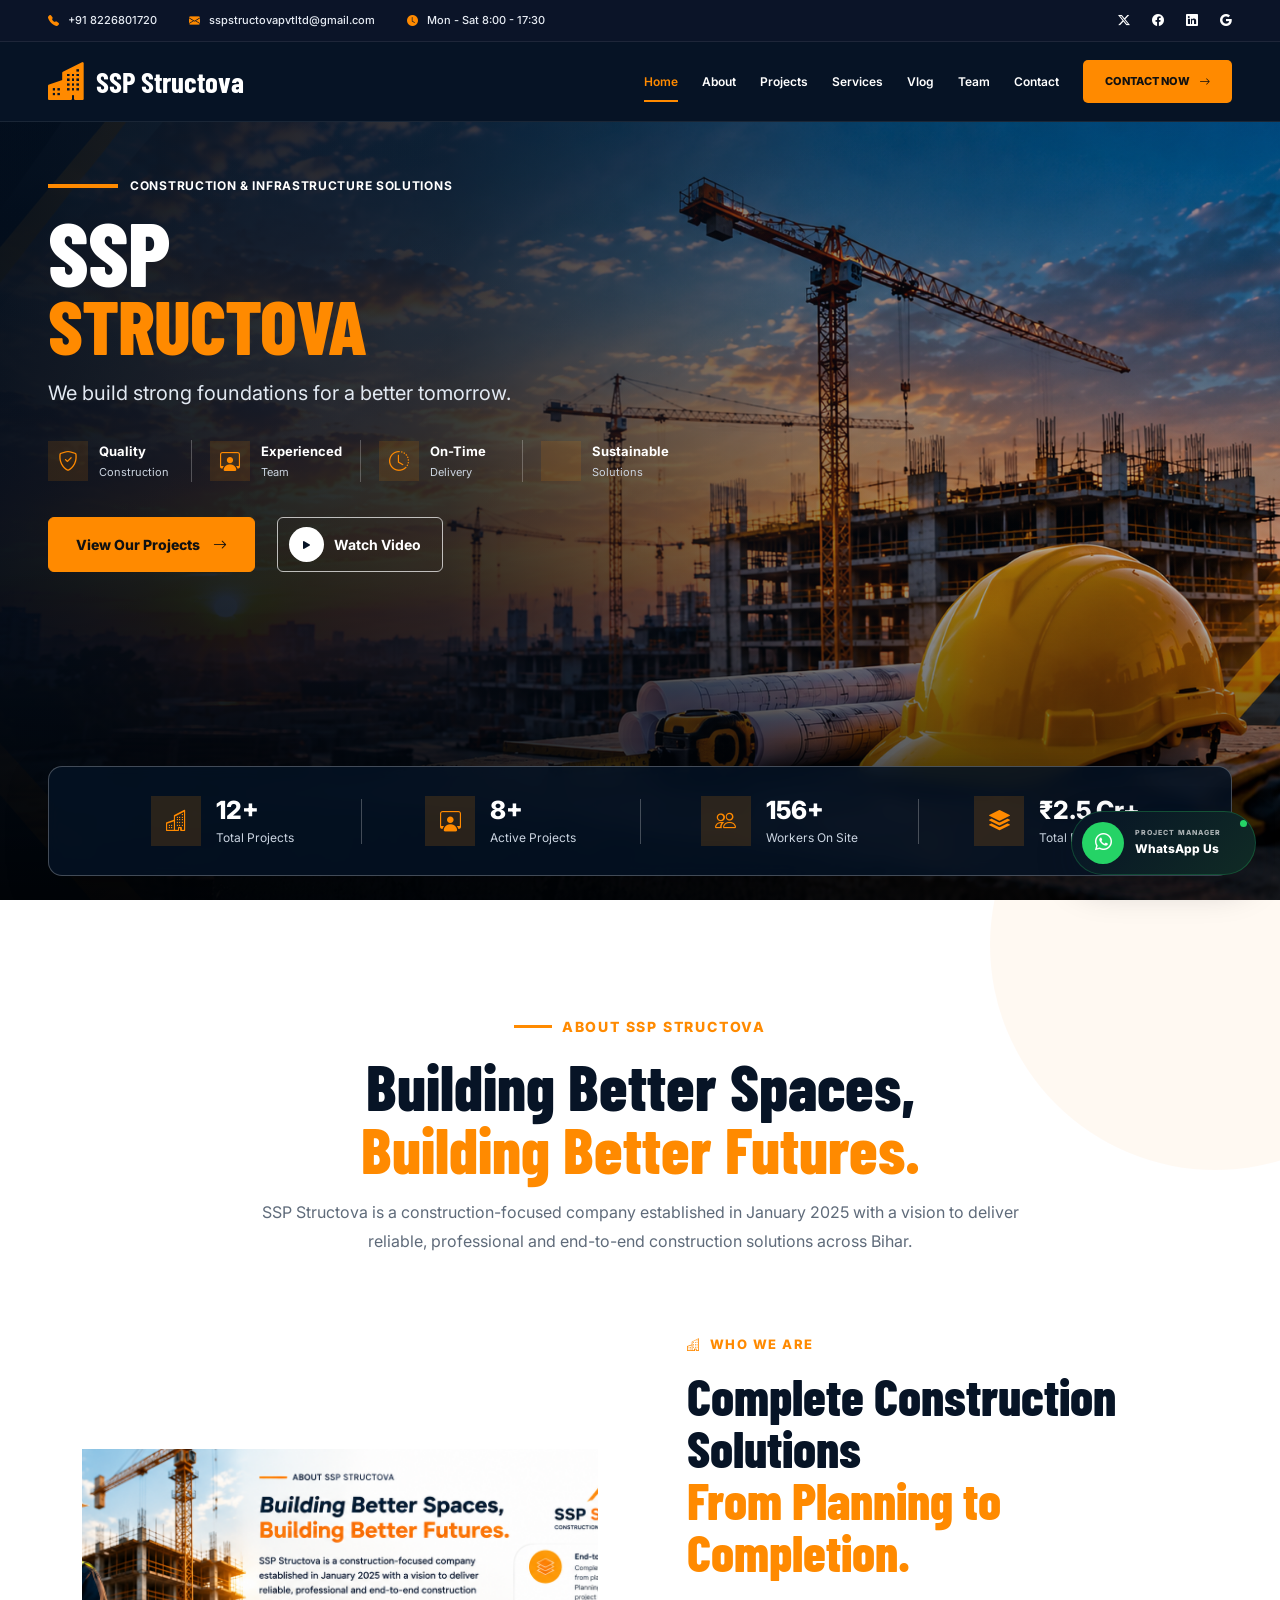
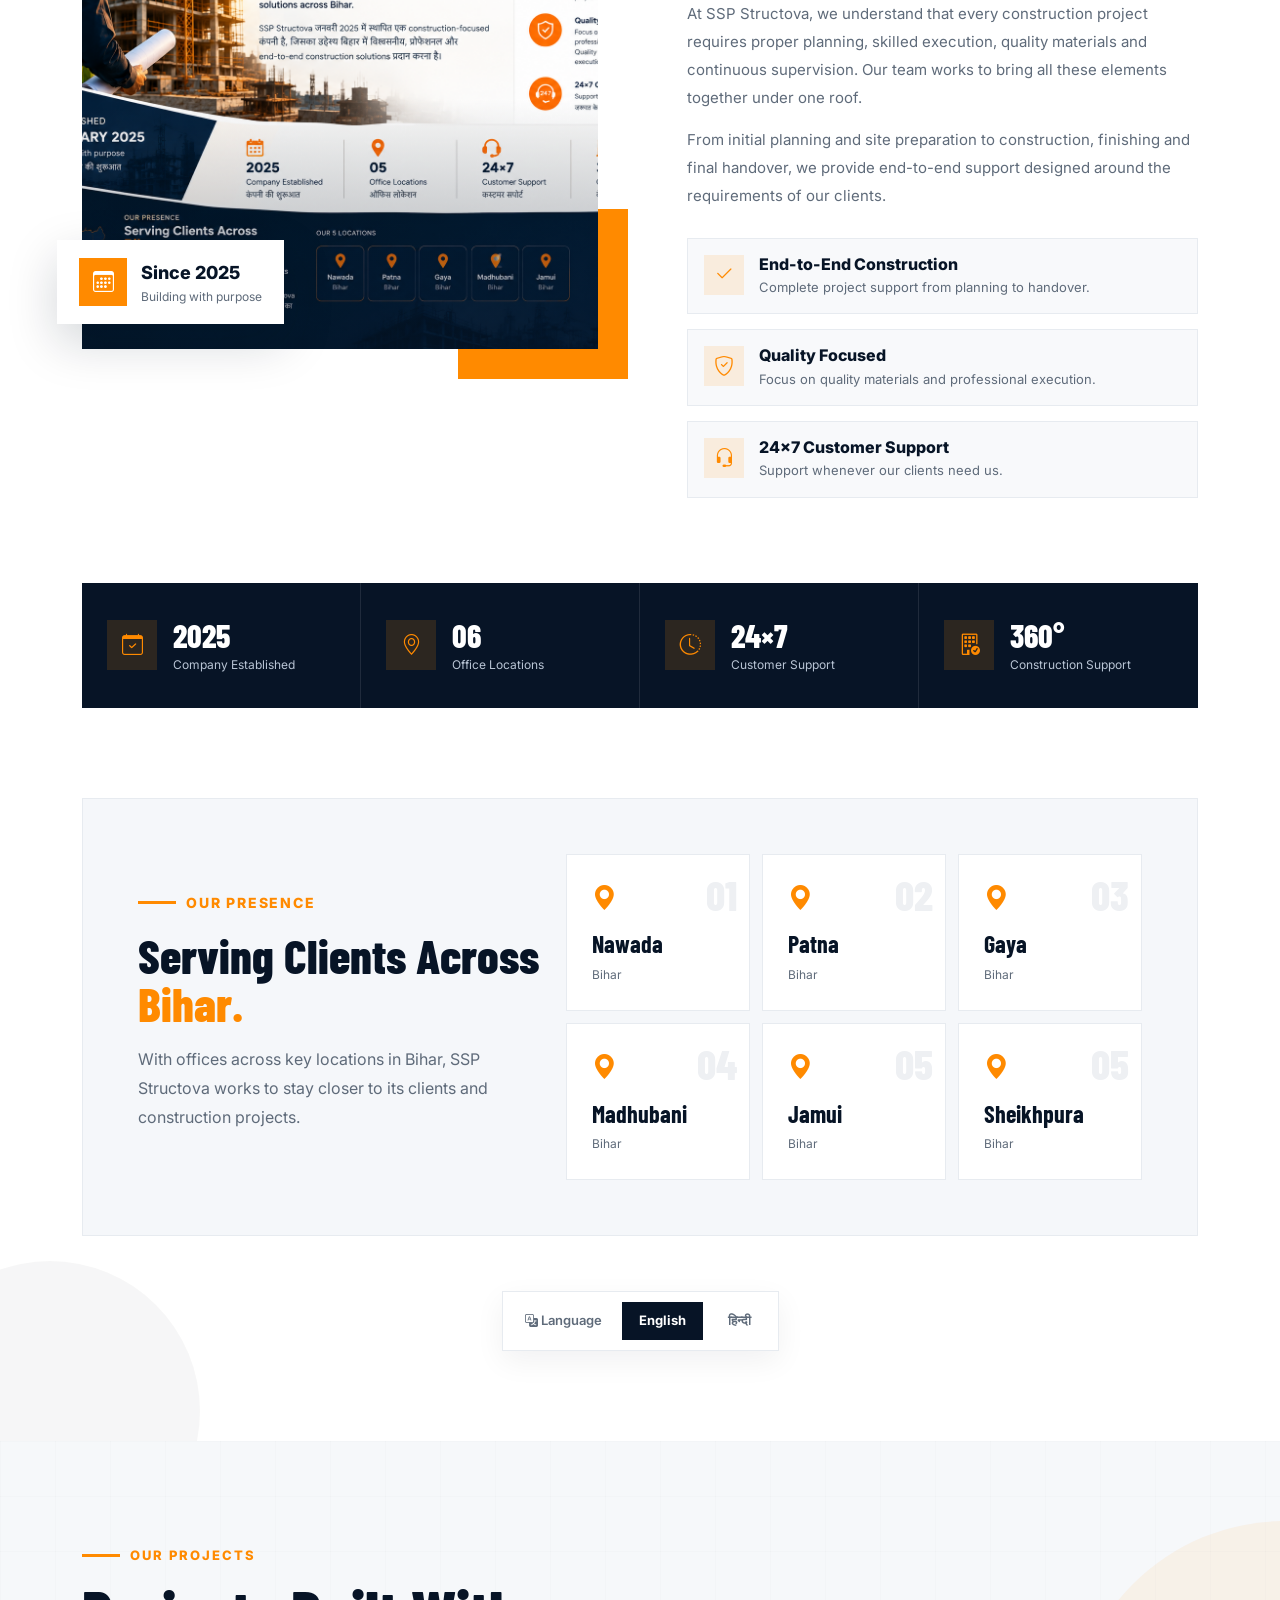
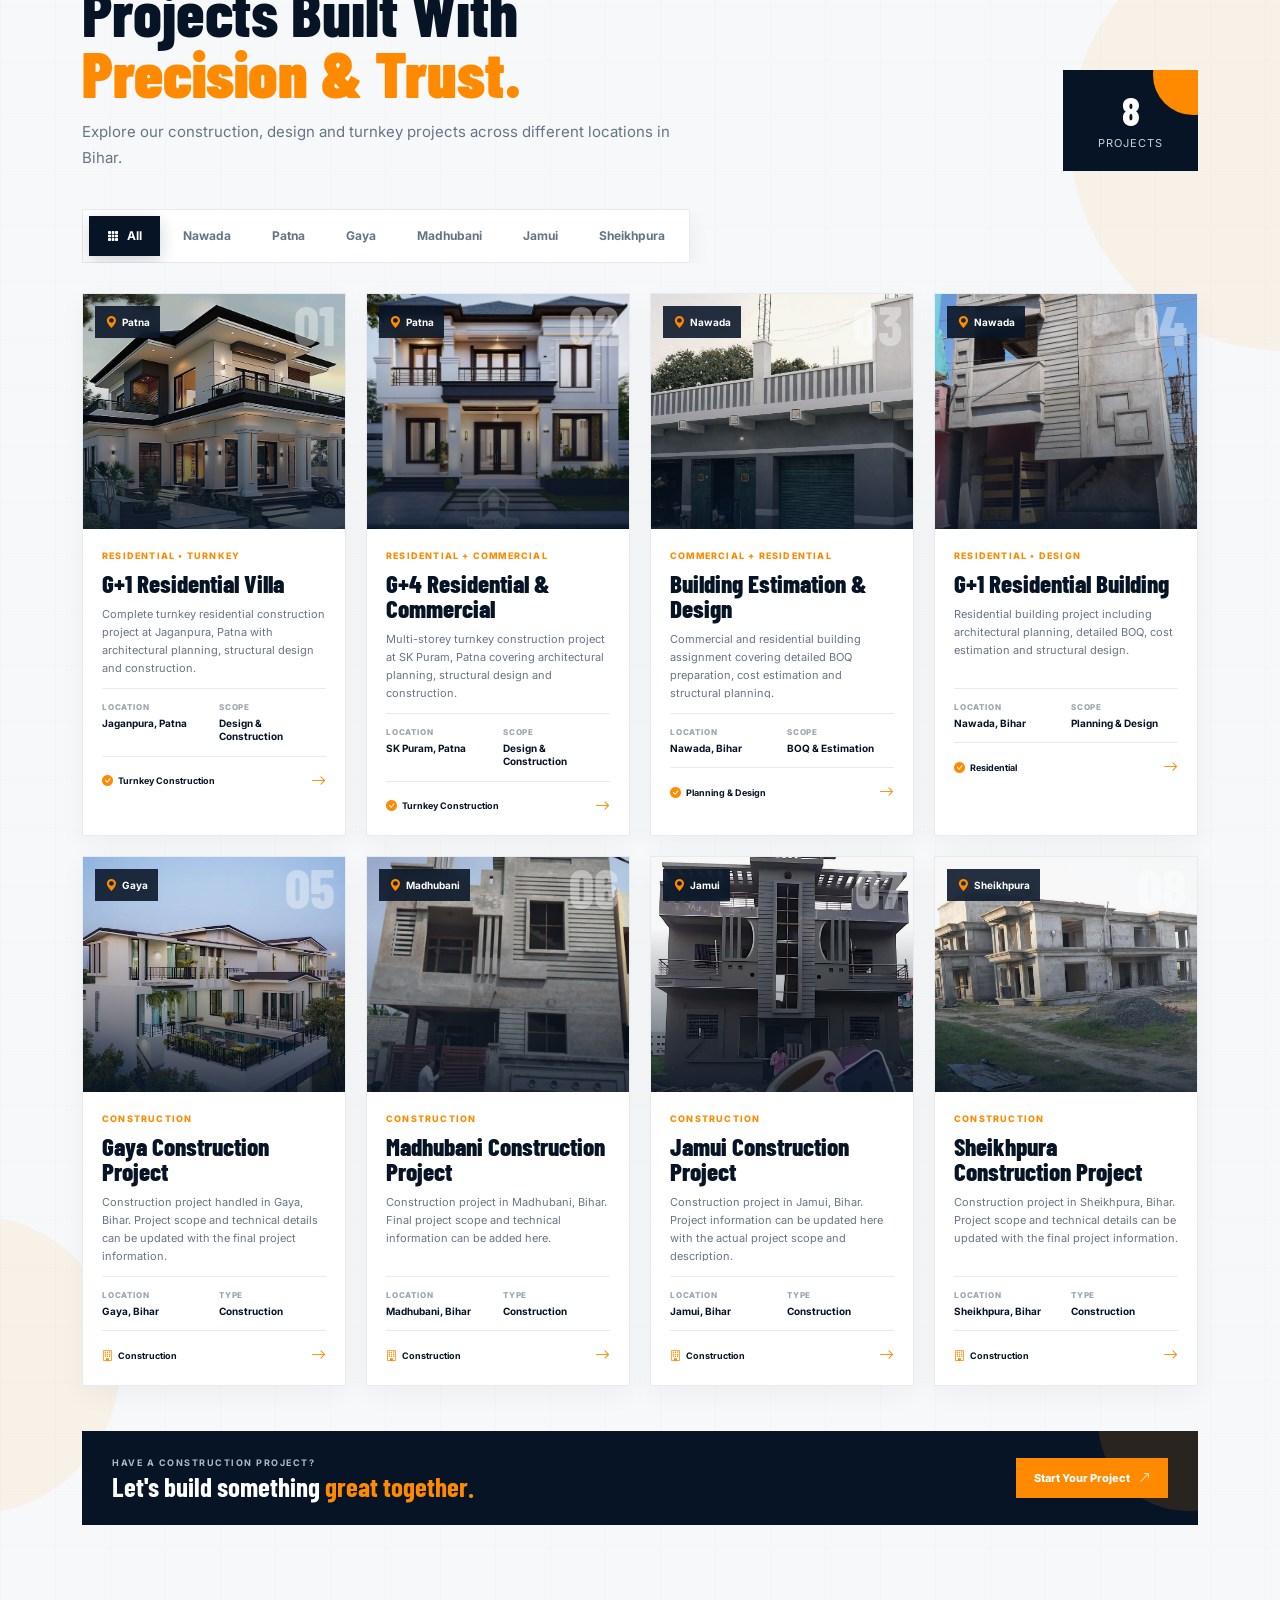
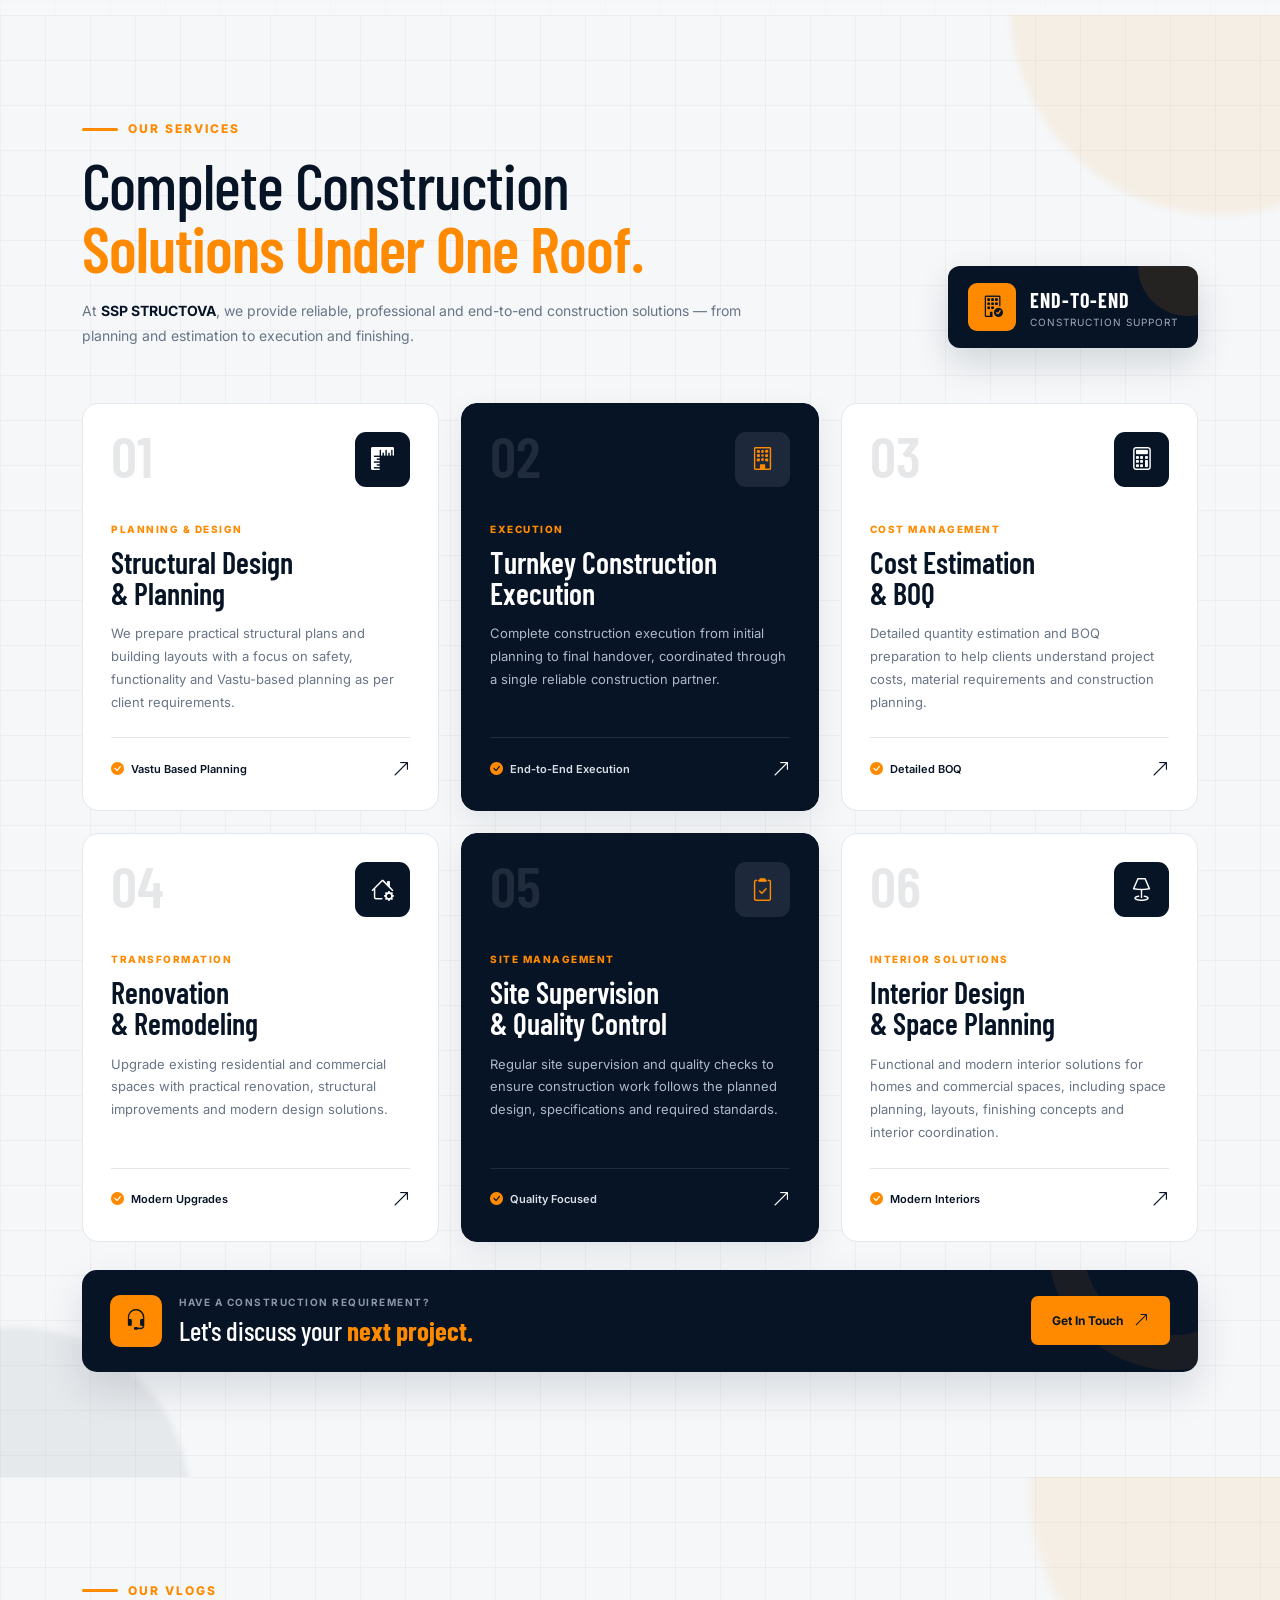
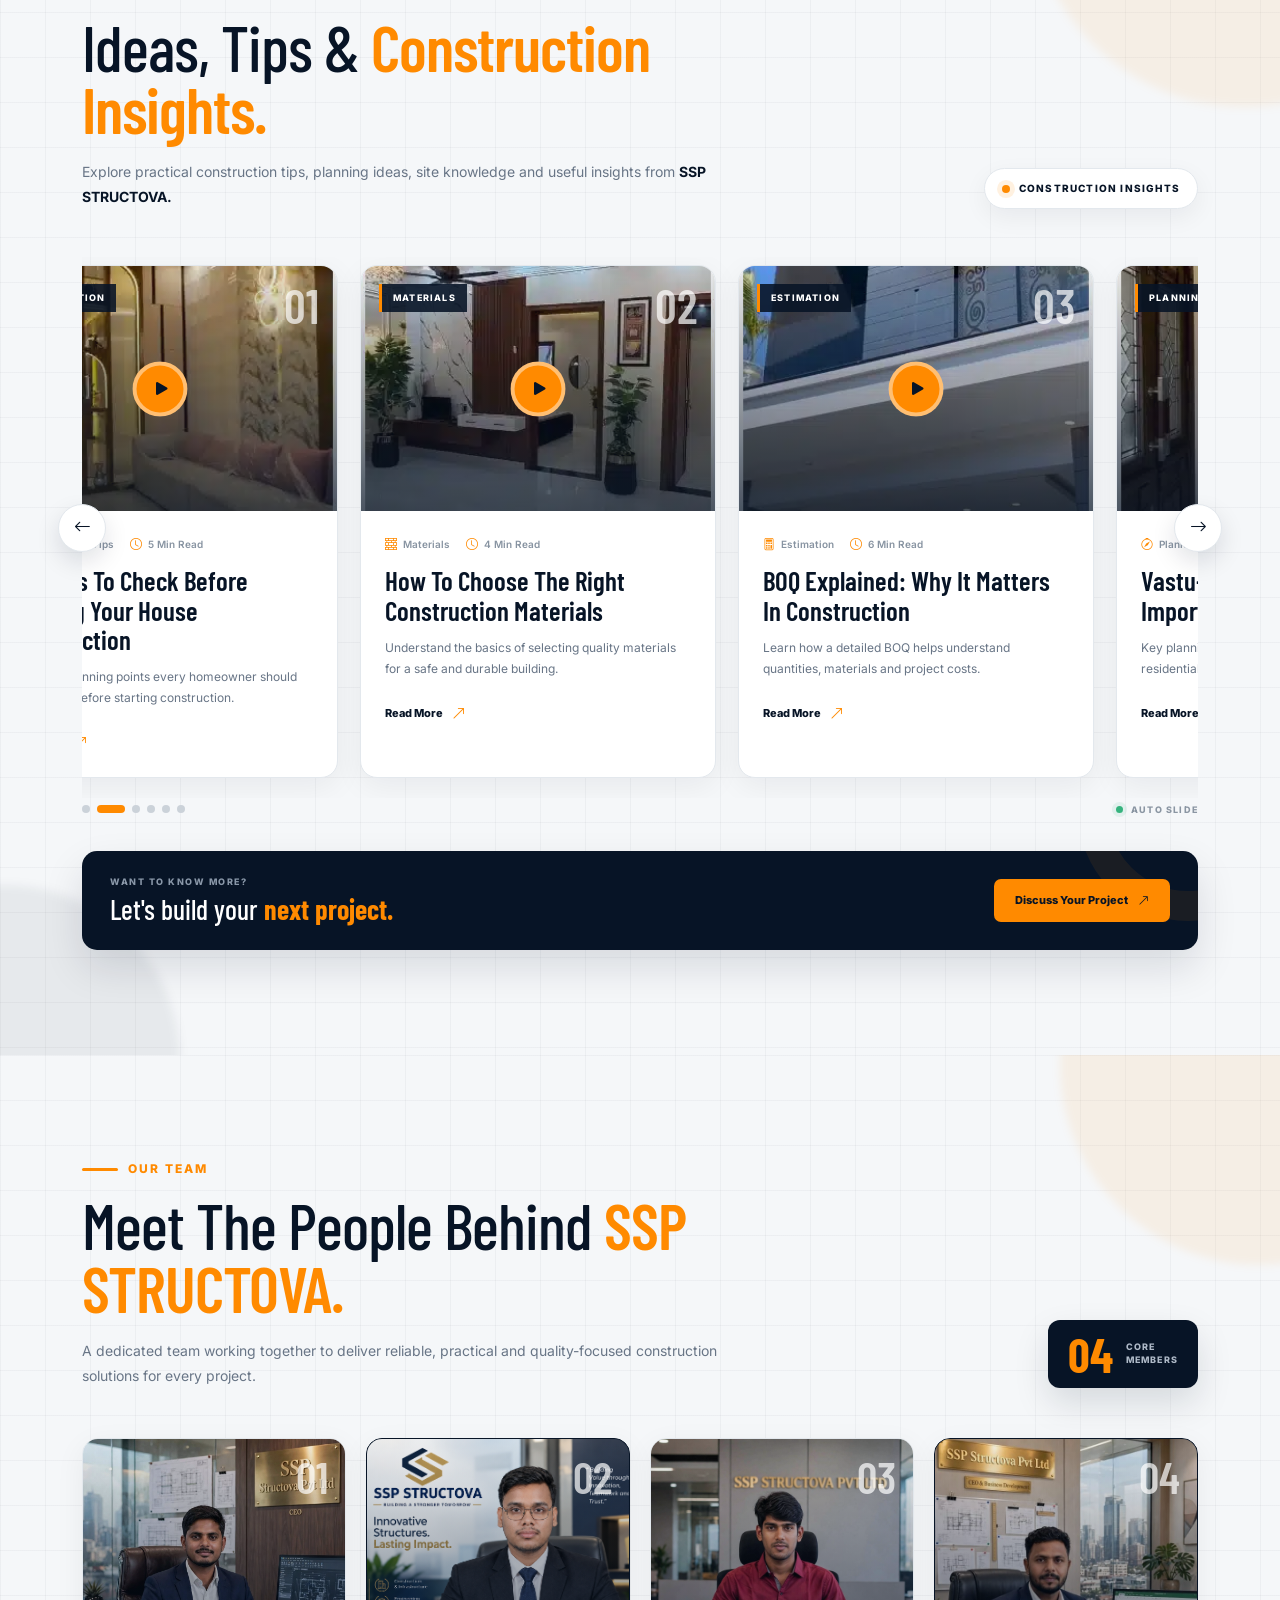
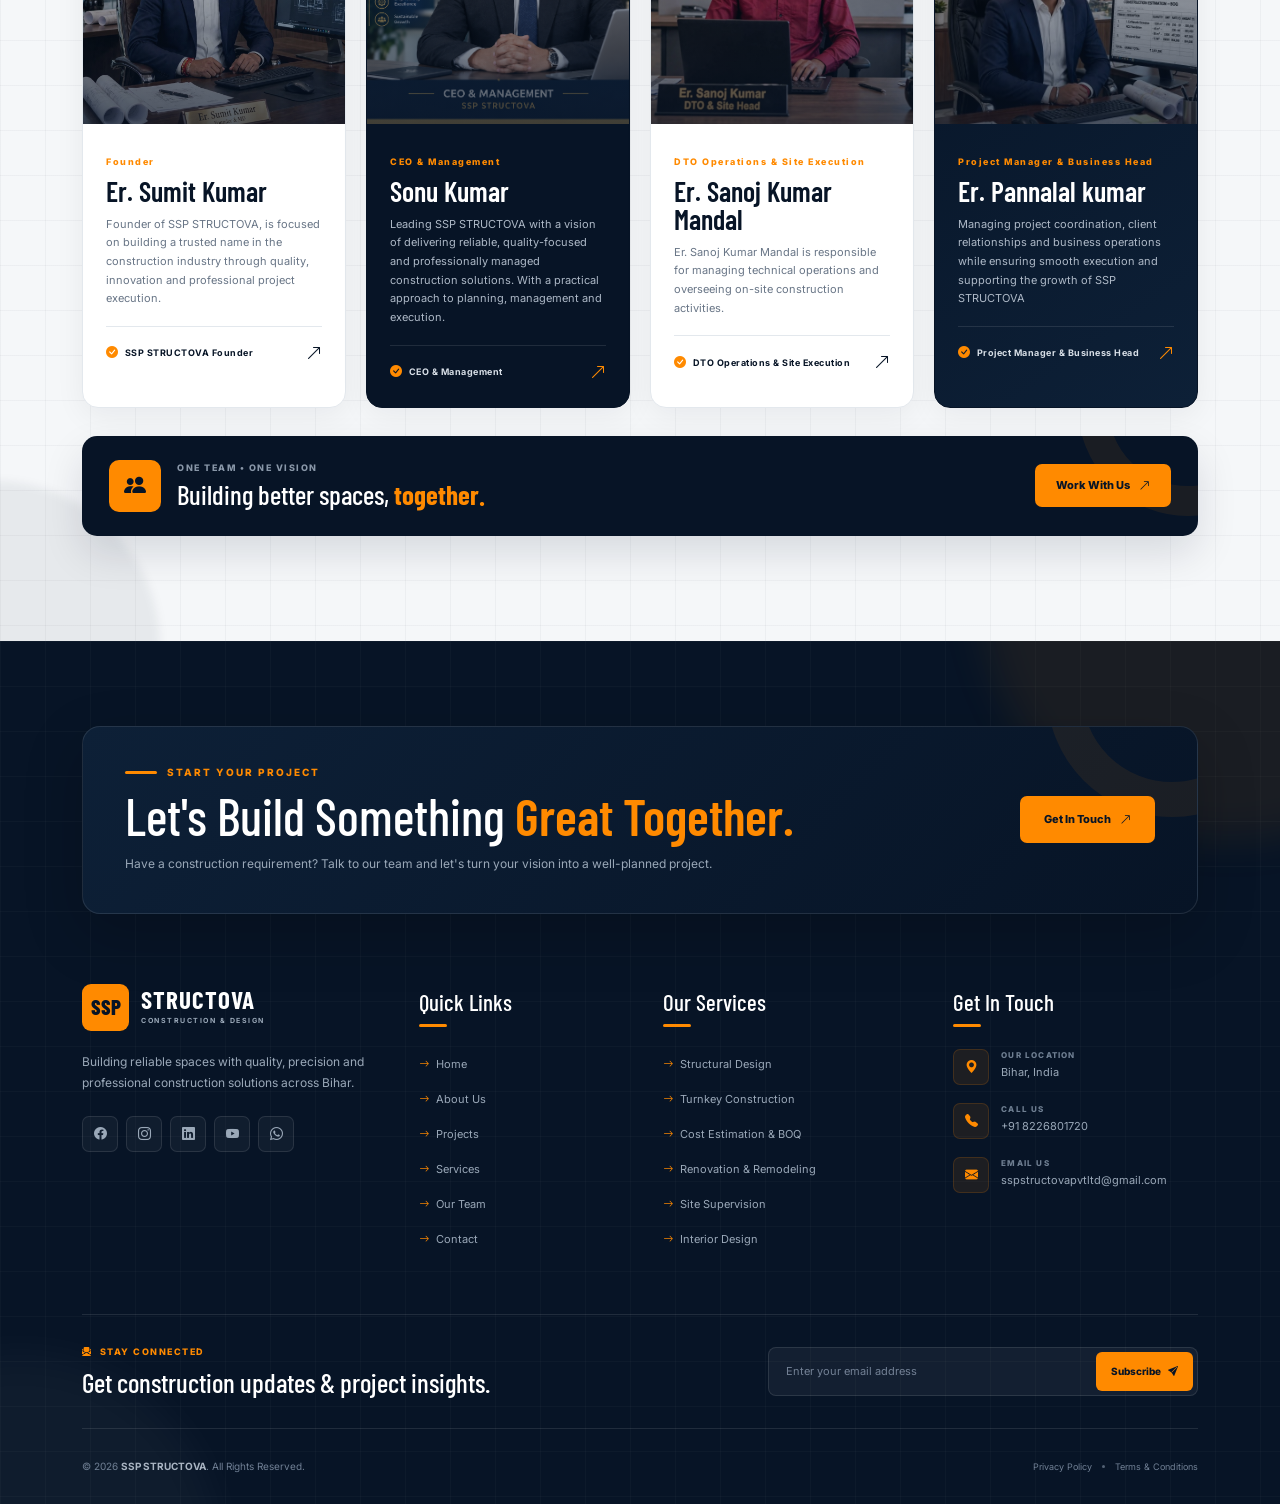
<file: index.html>
<!DOCTYPE html>
<html lang="en">

<head>
    <meta charset="UTF-8">
    <meta name="viewport" content="width=device-width, initial-scale=1.0">

    <title>SSP Structova | Construction</title>

    <!-- Bootstrap CSS -->
    <link
        href="https://cdn.jsdelivr.net/npm/bootstrap@5.3.3/dist/css/bootstrap.min.css"
        rel="stylesheet"
    >

    <!-- Bootstrap Icons -->
    <link
        rel="stylesheet"
        href="https://cdn.jsdelivr.net/npm/bootstrap-icons@1.11.3/font/bootstrap-icons.min.css"
    >

    <!-- Google Fonts -->
    <link rel="preconnect" href="https://fonts.googleapis.com">
    <link rel="preconnect" href="https://fonts.gstatic.com" crossorigin>

    <link
        href="https://fonts.googleapis.com/css2?family=Barlow+Condensed:wght@500;600;700;800&family=Inter:wght@400;500;600;700;800&display=swap"
        rel="stylesheet"
    >

    <!-- Custom CSS -->
    <link rel="stylesheet" href="style.css">
</head>


<body>


<!-- =====================================================
     TOP BAR
===================================================== -->

<div class="topbar">

    <div class="container-fluid px-lg-5">

        <div class="row align-items-center">

            <!-- Contact -->
            <div class="col-lg-8">

                <div class="top-info">

                    <span>
                        <i class="bi bi-telephone-fill"></i>
                        +91 8226801720
                    </span>

                    <span>
                        <i class="bi bi-envelope-fill"></i>
                        sspstructovapvtltd@gmail.com
                    </span>

                    <span>
                        <i class="bi bi-clock-fill"></i>
                        Mon - Sat 8:00 - 17:30
                    </span>

                </div>

            </div>


            <!-- Social -->
            <div class="col-lg-4">

                <div class="social-links">

                    <a href="#">
                        <i class="bi bi-twitter-x"></i>
                    </a>

                    <a href="#">
                        <i class="bi bi-facebook"></i>
                    </a>

                    <a href="#">
                        <i class="bi bi-linkedin"></i>
                    </a>

                    <a href="#">
                        <i class="bi bi-google"></i>
                    </a>

                </div>

            </div>

        </div>

    </div>

</div>



<!-- =====================================================
     NAVBAR
===================================================== -->

<nav class="navbar navbar-expand-lg main-navbar">

    <div class="container-fluid px-lg-5">

        <!-- Logo -->

        <a class="navbar-brand" href="#home">

            <span class="brand-icon">
                <i class="bi bi-buildings-fill"></i>
            </span>

            <span class="brand-name">
                SSP Structova 
            </span>

        </a>


        <!-- Mobile Toggle -->

        <button
            class="navbar-toggler"
            type="button"
            data-bs-toggle="collapse"
            data-bs-target="#mainNav"
            aria-controls="mainNav"
            aria-expanded="false"
            aria-label="Toggle navigation"
        >

            <span class="navbar-toggler-icon"></span>

        </button>


        <!-- Menu -->

        <div class="collapse navbar-collapse" id="mainNav">

            <ul class="navbar-nav ms-auto align-items-lg-center gap-lg-4">

                <li class="nav-item">
                    <a class="nav-link active" href="#home">
                        Home
                    </a>
                </li>

                <li class="nav-item">
                    <a class="nav-link" href="#about">
                        About
                    </a>
                </li>

                <li class="nav-item">
                    <a class="nav-link" href="#projects">
                        Projects
                    </a>
                </li>

                <li class="nav-item">
                    <a class="nav-link" href="#services">
                        Services
                    </a>
                </li>

                <li class="nav-item">
                    <a class="nav-link" href="#vlog">
                        Vlog
                    </a>
                </li>

                <li class="nav-item">
                    <a class="nav-link" href="#Team">
                        Team
                    </a>
                </li>

                <li class="nav-item">
                    <a class="nav-link" href="./from.html">
                        Contact
                    </a>
                </li>

            </ul>


            <!-- Contact Button -->

            <a
                href="#contact"
                class="btn contact-btn ms-lg-4"
            >

                CONTACT NOW

                <i class="bi bi-arrow-right"></i>

            </a>

        </div>

    </div>

</nav>



<!-- =====================================================
     HERO
===================================================== -->

<main id="home" class="hero-section">

    <!-- Overlay -->

    <div class="hero-overlay"></div>


    <div class="container-fluid px-lg-5 position-relative h-100">

        <div class="row h-100 align-items-center">

            <div class="col-xl-7 col-lg-8">

                <div class="hero-content">


                    <!-- Eyebrow -->

                    <div class="eyebrow">

                        <span></span>

                        CONSTRUCTION & INFRASTRUCTURE SOLUTIONS

                    </div>


                    <!-- Heading -->

                    <h1>

                        <span class="white-text">
                            SSP
                        </span>

                        <span class="orange-text">
                            STRUCTOVA
                        </span>

                    </h1>


                    <!-- Description -->

                    <p class="hero-description">

                        We build strong foundations for a better tomorrow.

                    </p>


                    <!-- Features -->

                    <div class="hero-features">


                        <div class="feature-item">

                            <div class="feature-icon">

                                <i class="bi bi-shield-check"></i>

                            </div>

                            <div>

                                <strong>
                                    Quality
                                </strong>

                                <small>
                                    Construction
                                </small>

                            </div>

                        </div>


                        <div class="feature-divider"></div>


                        <div class="feature-item">

                            <div class="feature-icon">

                                <i class="bi bi-person-workspace"></i>

                            </div>

                            <div>

                                <strong>
                                    Experienced
                                </strong>

                                <small>
                                    Team
                                </small>

                            </div>

                        </div>


                        <div class="feature-divider"></div>


                        <div class="feature-item">

                            <div class="feature-icon">

                                <i class="bi bi-clock-history"></i>

                            </div>

                            <div>

                                <strong>
                                    On-Time
                                </strong>

                                <small>
                                    Delivery
                                </small>

                            </div>

                        </div>


                        <div class="feature-divider"></div>


                        <div class="feature-item">

                            <div class="feature-icon">

                                <i class="bi bi-leaf"></i>

                            </div>

                            <div>

                                <strong>
                                    Sustainable
                                </strong>

                                <small>
                                    Solutions
                                </small>

                            </div>

                        </div>

                    </div>


                    <!-- Buttons -->

                    <div class="hero-buttons">

                        <a
                            href="#projects"
                            class="btn primary-btn"
                        >

                            View Our Projects

                            <i class="bi bi-arrow-right"></i>

                        </a>


                        <a
                            href="#about"
                            class="btn video-btn"
                        >

                            <span class="play-icon">

                                <i class="bi bi-play-fill"></i>

                            </span>

                            Watch Video

                        </a>

                    </div>

                </div>

            </div>

        </div>

    </div>



    <!-- =================================================
         STATS
    ================================================== -->

    <div class="stats-wrapper">

        <div class="container-fluid px-lg-5">

            <div class="stats-box">


                <!-- Stat -->

                <div class="stat-item">

                    <div class="stat-icon">
                        <i class="bi bi-buildings"></i>
                    </div>

                    <div>

                        <h3>
                            12+
                        </h3>

                        <p>
                            Total Projects
                        </p>

                    </div>

                </div>


                <div class="stat-line"></div>


                <!-- Stat -->

                <div class="stat-item">

                    <div class="stat-icon">
                        <i class="bi bi-person-workspace"></i>
                    </div>

                    <div>

                        <h3>
                            8+
                        </h3>

                        <p>
                            Active Projects
                        </p>

                    </div>

                </div>


                <div class="stat-line"></div>


                <!-- Stat -->

                <div class="stat-item">

                    <div class="stat-icon">
                        <i class="bi bi-people"></i>
                    </div>

                    <div>

                        <h3>
                            156+
                        </h3>

                        <p>
                            Workers On Site
                        </p>

                    </div>

                </div>


                <div class="stat-line"></div>


                <!-- Stat -->

                <div class="stat-item">

                    <div class="stat-icon">
                        <i class="bi bi-stack"></i>
                    </div>

                    <div>

                        <h3>
                            ₹2.5 Cr+
                        </h3>

                        <p>
                            Total Budget
                        </p>

                    </div>

                </div>

            </div>

        </div>

    </div>

</main>



<!-- =====================================================
     ABOUT
===================================================== -->

<section class="about-section" id="about">

    <div class="about-bg-shape about-shape-one"></div>
    <div class="about-bg-shape about-shape-two"></div>

    <div class="container">

        <!-- Section Heading -->
        <div class="row justify-content-center">
            <div class="col-lg-9 text-center">

                <div class="about-heading">

                    <span class="about-label">
                        <span class="label-line"></span>
                        ABOUT SSP STRUCTOVA
                    </span>

                    <h2 class="about-title">
                        Building Better Spaces,
                        <span>Building Better Futures.</span>
                    </h2>

                    <p class="about-intro" data-lang="en">
                        SSP Structova is a construction-focused company established in
                        January 2025 with a vision to deliver reliable, professional and
                        end-to-end construction solutions across Bihar.
                    </p>

                    <p class="about-intro hindi-text d-none" data-lang="hi">
                        SSP Structova जनवरी 2025 में स्थापित एक construction-focused
                        कंपनी है, जिसका उद्देश्य बिहार में विश्वसनीय, प्रोफेशनल और
                        end-to-end construction solutions प्रदान करना है।
                    </p>

                </div>

            </div>
        </div>


        <!-- Main About Content -->
        <div class="row align-items-center about-main-row">

            <!-- Left Image -->
            <div class="col-lg-6">

                <div class="about-image-wrapper">

                    <div class="about-image-main">
                        <img
                            src="assets/about-construction.png.png"
                            alt="SSP Structova Construction Site"
                        >
                    </div>

                    <!-- Experience Card -->
                    <div class="experience-card">

                        <div class="experience-icon">
                            <i class="bi bi-calendar3"></i>
                        </div>

                        <div>
                            <strong>Since 2025</strong>

                            <small data-lang="en">
                                Building with purpose
                            </small>

                            <small data-lang="hi" class="d-none">
                                बेहतर निर्माण की शुरुआत
                            </small>
                        </div>

                    </div>

                    <!-- Orange Decorative Box -->
                    <div class="image-decoration"></div>

                </div>

            </div>


            <!-- Right Content -->
            <div class="col-lg-6">

                <div class="about-content">

                    <span class="content-tag">
                        <i class="bi bi-buildings"></i>
                        <span data-lang="en">WHO WE ARE</span>
                        <span data-lang="hi" class="d-none">हम कौन हैं</span>
                    </span>

                    <h3 data-lang="en">
                        Complete Construction Solutions
                        <span>From Planning to Completion.</span>
                    </h3>

                    <h3 data-lang="hi" class="d-none">
                        Planning से Completion तक
                        <span>Complete Construction Solutions.</span>
                    </h3>


                    <p data-lang="en">
                        At SSP Structova, we understand that every construction project
                        requires proper planning, skilled execution, quality materials
                        and continuous supervision. Our team works to bring all these
                        elements together under one roof.
                    </p>

                    <p data-lang="hi" class="d-none">
                        SSP Structova में हम समझते हैं कि हर construction project के लिए
                        सही planning, skilled execution, quality materials और continuous
                        supervision जरूरी है। हमारी टीम इन सभी elements को एक ही जगह
                        पर व्यवस्थित तरीके से उपलब्ध कराने का प्रयास करती है।
                    </p>


                    <p data-lang="en">
                        From initial planning and site preparation to construction,
                        finishing and final handover, we provide end-to-end support
                        designed around the requirements of our clients.
                    </p>

                    <p data-lang="hi" class="d-none">
                        Initial planning और site preparation से लेकर construction,
                        finishing और final handover तक, हम clients की requirements के
                        अनुसार end-to-end support प्रदान करते हैं।
                    </p>


                    <!-- Features -->
                    <div class="about-features">

                        <div class="about-feature">

                            <div class="feature-icon">
                                <i class="bi bi-check2"></i>
                            </div>

                            <div>
                                <h5 data-lang="en">End-to-End Construction</h5>
                                <h5 data-lang="hi" class="d-none">
                                    End-to-End Construction
                                </h5>

                                <p data-lang="en">
                                    Complete project support from planning to handover.
                                </p>

                                <p data-lang="hi" class="d-none">
                                    Planning से handover तक complete project support।
                                </p>
                            </div>

                        </div>


                        <div class="about-feature">

                            <div class="feature-icon">
                                <i class="bi bi-shield-check"></i>
                            </div>

                            <div>
                                <h5 data-lang="en">Quality Focused</h5>
                                <h5 data-lang="hi" class="d-none">
                                    Quality Focused
                                </h5>

                                <p data-lang="en">
                                    Focus on quality materials and professional execution.
                                </p>

                                <p data-lang="hi" class="d-none">
                                    Quality materials और professional execution पर focus।
                                </p>
                            </div>

                        </div>


                        <div class="about-feature">

                            <div class="feature-icon">
                                <i class="bi bi-headset"></i>
                            </div>

                            <div>
                                <h5 data-lang="en">24×7 Customer Support</h5>
                                <h5 data-lang="hi" class="d-none">
                                    24×7 Customer Support
                                </h5>

                                <p data-lang="en">
                                    Support whenever our clients need us.
                                </p>

                                <p data-lang="hi" class="d-none">
                                    जरूरत के समय clients के लिए लगातार support।
                                </p>
                            </div>

                        </div>

                    </div>

                </div>

            </div>

        </div>


        <!-- =========================
             STATS
        ========================= -->

        <div class="about-stats">

            <div class="stat-box">
                <div class="stat-icon">
                    <i class="bi bi-calendar-check"></i>
                </div>

                <div>
                    <h3>2025</h3>

                    <p data-lang="en">Company Established</p>
                    <p data-lang="hi" class="d-none">
                        कंपनी की शुरुआत
                    </p>
                </div>
            </div>


            <div class="stat-box">
                <div class="stat-icon">
                    <i class="bi bi-geo-alt"></i>
                </div>

                <div>
                    <h3>06</h3>

                    <p data-lang="en">Office Locations</p>
                    <p data-lang="hi" class="d-none">
                        ऑफिस लोकेशन
                    </p>
                </div>
            </div>


            <div class="stat-box">
                <div class="stat-icon">
                    <i class="bi bi-clock-history"></i>
                </div>

                <div>
                    <h3>24×7</h3>

                    <p data-lang="en">Customer Support</p>
                    <p data-lang="hi" class="d-none">
                        कस्टमर सपोर्ट
                    </p>
                </div>
            </div>


            <div class="stat-box">
                <div class="stat-icon">
                    <i class="bi bi-building-check"></i>
                </div>

                <div>
                    <h3>360°</h3>

                    <p data-lang="en">Construction Support</p>
                    <p data-lang="hi" class="d-none">
                        कंस्ट्रक्शन सपोर्ट
                    </p>
                </div>
            </div>

        </div>


        <!-- =========================
             LOCATIONS
        ========================= -->

        <div class="locations-section">

            <div class="row align-items-center">

                <div class="col-lg-5">

                    <span class="about-label">
                        <span class="label-line"></span>
                        OUR PRESENCE
                    </span>

                    <h3 class="locations-title" data-lang="en">
                        Serving Clients Across
                        <span>Bihar.</span>
                    </h3>

                    <h3 class="locations-title d-none" data-lang="hi">
                        पूरे <span>बिहार</span> में
                        हमारी उपस्थिति।
                    </h3>

                    <p data-lang="en">
                        With offices across key locations in Bihar, SSP Structova
                        works to stay closer to its clients and construction projects.
                    </p>

                    <p data-lang="hi" class="d-none">
                        बिहार के प्रमुख स्थानों पर offices के माध्यम से SSP Structova
                        अपने clients और construction projects के करीब रहने का प्रयास
                        करता है।
                    </p>

                </div>


                <div class="col-lg-7">

                    <div class="location-grid">

                        <div class="location-card">
                            <div class="location-number">01</div>
                            <i class="bi bi-geo-alt-fill"></i>
                            <h4>Nawada</h4>
                            <span>Bihar</span>
                        </div>

                        <div class="location-card">
                            <div class="location-number">02</div>
                            <i class="bi bi-geo-alt-fill"></i>
                            <h4>Patna</h4>
                            <span>Bihar</span>
                        </div>

                        <div class="location-card">
                            <div class="location-number">03</div>
                            <i class="bi bi-geo-alt-fill"></i>
                            <h4>Gaya</h4>
                            <span>Bihar</span>
                        </div>

                        <div class="location-card">
                            <div class="location-number">04</div>
                            <i class="bi bi-geo-alt-fill"></i>
                            <h4>Madhubani</h4>
                            <span>Bihar</span>
                        </div>

                        <div class="location-card">
                            <div class="location-number">05</div>
                            <i class="bi bi-geo-alt-fill"></i>
                            <h4>Jamui</h4>
                            <span>Bihar</span>
                        </div>

                        <div class="location-card">
                            <div class="location-number">05</div>
                            <i class="bi bi-geo-alt-fill"></i>
                            <h4>Sheikhpura</h4>
                            <span>Bihar</span>
                        </div>

                    </div>

                </div>

            </div>

        </div>


        <!-- =========================
             LANGUAGE SWITCHER
        ========================= -->

        <div class="language-switcher">

            <span>
                <i class="bi bi-translate"></i>
                Language
            </span>

            <button
                type="button"
                class="language-btn active"
                data-language="en"
            >
                English
            </button>

            <button
                type="button"
                class="language-btn"
                data-language="hi"
            >
                हिन्दी
            </button>

        </div>

    </div>

</section>



<!-- =====================================================
     PROJECTS
===================================================== -->
<!-- =========================================
     SSP STRUCTOVA - PROJECT SECTION
========================================= -->

<section class="projects-section" id="projects">

    <!-- Background -->
    <div class="projects-grid-bg"></div>
    <div class="project-bg-circle circle-one"></div>
    <div class="project-bg-circle circle-two"></div>

    <div class="container">

        <!-- ===============================
             SECTION HEADER
        ================================ -->

        <div class="projects-header">

            <div class="projects-header-content">

                <div class="section-label">
                    <span></span>
                    OUR PROJECTS
                </div>

                <h2>
                    Projects Built With
                    <strong>Precision & Trust.</strong>
                </h2>

                <p>
                    Explore our construction, design and turnkey projects
                    across different locations in Bihar.
                </p>

            </div>

            <!-- Counter -->
            <div class="project-counter">

                <strong id="projectCount">8</strong>

                <span>
                    Projects
                </span>

            </div>

        </div>


        <!-- ===============================
             FILTERS
        ================================ -->

        <div class="project-filter-area">

            <div class="project-filters">

                <button
                    class="project-filter active"
                    data-filter="all"
                >
                    <i class="bi bi-grid-3x3-gap-fill"></i>
                    All
                </button>

                <button
                    class="project-filter"
                    data-filter="nawada"
                >
                    Nawada
                </button>

                <button
                    class="project-filter"
                    data-filter="patna"
                >
                    Patna
                </button>

                <button
                    class="project-filter"
                    data-filter="gaya"
                >
                    Gaya
                </button>

                <button
                    class="project-filter"
                    data-filter="madhubani"
                >
                    Madhubani
                </button>

                <button
                    class="project-filter"
                    data-filter="jamui"
                >
                    Jamui
                </button>

                <button
                    class="project-filter"
                    data-filter="sheikhpura"
                >
                    Sheikhpura
                </button>

            </div>

        </div>


        <!-- ===============================
             PROJECT GRID
        ================================ -->

        <div class="projects-grid" id="projectsGrid">


            <!-- PROJECT 01 - PATNA -->

            <article
                class="project-card"
                data-location="patna"
            >

                <div class="project-image">

                    <img
                        src="assets/patna1.jpg"
                        alt="G+1 Residential Villa Patna"
                    >

                    <div class="project-overlay"></div>

                    <div class="project-location">
                        <i class="bi bi-geo-alt-fill"></i>
                        Patna
                    </div>

                    <div class="project-number">
                        01
                    </div>

                    <div class="view-project">
                        <i class="bi bi-arrow-up-right"></i>
                    </div>

                </div>


                <div class="project-content">

                    <div class="project-category">
                        RESIDENTIAL • TURNKEY
                    </div>

                    <h3>
                        G+1 Residential Villa
                    </h3>

                    <p>
                        Complete turnkey residential construction project
                        at Jaganpura, Patna with architectural planning,
                        structural design and construction.
                    </p>

                    <div class="project-info">

                        <div>
                            <span>LOCATION</span>
                            <strong>
                                Jaganpura, Patna
                            </strong>
                        </div>

                        <div>
                            <span>SCOPE</span>
                            <strong>
                                Design & Construction
                            </strong>
                        </div>

                    </div>

                    <div class="project-footer">

                        <span>
                            <i class="bi bi-check-circle-fill"></i>
                            Turnkey Construction
                        </span>

                        <i class="bi bi-arrow-right"></i>

                    </div>

                </div>

            </article>



            <!-- PROJECT 02 - PATNA -->

            <article
                class="project-card"
                data-location="patna"
            >

                <div class="project-image">

                    <img
                        src="assets/patna.webp"
                        alt="G+4 Residential Commercial Patna"
                    >

                    <div class="project-overlay"></div>

                    <div class="project-location">
                        <i class="bi bi-geo-alt-fill"></i>
                        Patna
                    </div>

                    <div class="project-number">
                        02
                    </div>

                    <div class="view-project">
                        <i class="bi bi-arrow-up-right"></i>
                    </div>

                </div>


                <div class="project-content">

                    <div class="project-category">
                        RESIDENTIAL + COMMERCIAL
                    </div>

                    <h3>
                        G+4 Residential & Commercial
                    </h3>

                    <p>
                        Multi-storey turnkey construction project at
                        SK Puram, Patna covering architectural planning,
                        structural design and construction.
                    </p>

                    <div class="project-info">

                        <div>
                            <span>LOCATION</span>
                            <strong>
                                SK Puram, Patna
                            </strong>
                        </div>

                        <div>
                            <span>SCOPE</span>
                            <strong>
                                Design & Construction
                            </strong>
                        </div>

                    </div>

                    <div class="project-footer">

                        <span>
                            <i class="bi bi-check-circle-fill"></i>
                            Turnkey Construction
                        </span>

                        <i class="bi bi-arrow-right"></i>

                    </div>

                </div>

            </article>



            <!-- PROJECT 03 - NAWADA -->

            <article
                class="project-card"
                data-location="nawada"
            >

                <div class="project-image">

                    <img
                        src="assets/nawada.jpeg"
                        alt="Nawada Commercial Residential Design"
                    >

                    <div class="project-overlay"></div>

                    <div class="project-location">
                        <i class="bi bi-geo-alt-fill"></i>
                        Nawada
                    </div>

                    <div class="project-number">
                        03
                    </div>

                    <div class="view-project">
                        <i class="bi bi-arrow-up-right"></i>
                    </div>

                </div>


                <div class="project-content">

                    <div class="project-category">
                        COMMERCIAL + RESIDENTIAL
                    </div>

                    <h3>
                        Building Estimation & Design
                    </h3>

                    <p>
                        Commercial and residential building assignment
                        covering detailed BOQ preparation, cost estimation
                        and structural planning.
                    </p>

                    <div class="project-info">

                        <div>
                            <span>LOCATION</span>
                            <strong>
                                Nawada, Bihar
                            </strong>
                        </div>

                        <div>
                            <span>SCOPE</span>
                            <strong>
                                BOQ & Estimation
                            </strong>
                        </div>

                    </div>

                    <div class="project-footer">

                        <span>
                            <i class="bi bi-check-circle-fill"></i>
                            Planning & Design
                        </span>

                        <i class="bi bi-arrow-right"></i>

                    </div>

                </div>

            </article>



            <!-- PROJECT 04 - NAWADA -->

            <article
                class="project-card"
                data-location="nawada"
            >

                <div class="project-image">

                    <img
                        src="assets/nawada1.jpg"
                        alt="G+1 Residential Building Nawada"
                    >

                    <div class="project-overlay"></div>

                    <div class="project-location">
                        <i class="bi bi-geo-alt-fill"></i>
                        Nawada
                    </div>

                    <div class="project-number">
                        04
                    </div>

                    <div class="view-project">
                        <i class="bi bi-arrow-up-right"></i>
                    </div>

                </div>


                <div class="project-content">

                    <div class="project-category">
                        RESIDENTIAL • DESIGN
                    </div>

                    <h3>
                        G+1 Residential Building
                    </h3>

                    <p>
                        Residential building project including architectural
                        planning, detailed BOQ, cost estimation and
                        structural design.
                    </p>

                    <div class="project-info">

                        <div>
                            <span>LOCATION</span>
                            <strong>
                                Nawada, Bihar
                            </strong>
                        </div>

                        <div>
                            <span>SCOPE</span>
                            <strong>
                                Planning & Design
                            </strong>
                        </div>

                    </div>

                    <div class="project-footer">

                        <span>
                            <i class="bi bi-check-circle-fill"></i>
                            Residential
                        </span>

                        <i class="bi bi-arrow-right"></i>

                    </div>

                </div>

            </article>



            <!-- PROJECT 05 - GAYA -->

            <article
                class="project-card"
                data-location="gaya"
            >

                <div class="project-image">

                    <img
                        src="assets/gaya.jfif"
                        alt="Construction Project Gaya"
                    >

                    <div class="project-overlay"></div>

                    <div class="project-location">
                        <i class="bi bi-geo-alt-fill"></i>
                        Gaya
                    </div>

                    <div class="project-number">
                        05
                    </div>

                    <div class="view-project">
                        <i class="bi bi-arrow-up-right"></i>
                    </div>

                </div>


                <div class="project-content">

                    <div class="project-category">
                        CONSTRUCTION
                    </div>

                    <h3>
                        Gaya Construction Project
                    </h3>

                    <p>
                        Construction project handled in Gaya, Bihar.
                        Project scope and technical details can be
                        updated with the final project information.
                    </p>

                    <div class="project-info">

                        <div>
                            <span>LOCATION</span>
                            <strong>
                                Gaya, Bihar
                            </strong>
                        </div>

                        <div>
                            <span>TYPE</span>
                            <strong>
                                Construction
                            </strong>
                        </div>

                    </div>

                    <div class="project-footer">

                        <span>
                            <i class="bi bi-building"></i>
                            Construction
                        </span>

                        <i class="bi bi-arrow-right"></i>

                    </div>

                </div>

            </article>



            <!-- PROJECT 06 - MADHUBANI -->

            <article
                class="project-card"
                data-location="madhubani"
            >

                <div class="project-image">

                    <img
                        src="assets/madhubani1.jpg"
                        alt="Construction Project Madhubani"
                    >

                    <div class="project-overlay"></div>

                    <div class="project-location">
                        <i class="bi bi-geo-alt-fill"></i>
                        Madhubani
                    </div>

                    <div class="project-number">
                        06
                    </div>

                    <div class="view-project">
                        <i class="bi bi-arrow-up-right"></i>
                    </div>

                </div>


                <div class="project-content">

                    <div class="project-category">
                        CONSTRUCTION
                    </div>

                    <h3>
                        Madhubani Construction Project
                    </h3>

                    <p>
                        Construction project in Madhubani, Bihar.
                        Final project scope and technical information
                        can be added here.
                    </p>

                    <div class="project-info">

                        <div>
                            <span>LOCATION</span>
                            <strong>
                                Madhubani, Bihar
                            </strong>
                        </div>

                        <div>
                            <span>TYPE</span>
                            <strong>
                                Construction
                            </strong>
                        </div>

                    </div>

                    <div class="project-footer">

                        <span>
                            <i class="bi bi-building"></i>
                            Construction
                        </span>

                        <i class="bi bi-arrow-right"></i>

                    </div>

                </div>

            </article>



            <!-- PROJECT 07 - JAMUI -->

            <article
                class="project-card"
                data-location="jamui"
            >

                <div class="project-image">

                    <img
                        src="assets/jamau.webp"
                        alt="Construction Project Jamui"
                    >

                    <div class="project-overlay"></div>

                    <div class="project-location">
                        <i class="bi bi-geo-alt-fill"></i>
                        Jamui
                    </div>

                    <div class="project-number">
                        07
                    </div>

                    <div class="view-project">
                        <i class="bi bi-arrow-up-right"></i>
                    </div>

                </div>


                <div class="project-content">

                    <div class="project-category">
                        CONSTRUCTION
                    </div>

                    <h3>
                        Jamui Construction Project
                    </h3>

                    <p>
                        Construction project in Jamui, Bihar.
                        Project information can be updated here with
                        the actual project scope and description.
                    </p>

                    <div class="project-info">

                        <div>
                            <span>LOCATION</span>
                            <strong>
                                Jamui, Bihar
                            </strong>
                        </div>

                        <div>
                            <span>TYPE</span>
                            <strong>
                                Construction
                            </strong>
                        </div>

                    </div>

                    <div class="project-footer">

                        <span>
                            <i class="bi bi-building"></i>
                            Construction
                        </span>

                        <i class="bi bi-arrow-right"></i>

                    </div>

                </div>

            </article>



            <!-- PROJECT 08 - SHEIKHPURA -->

            <article
                class="project-card"
                data-location="sheikhpura"
            >

                <div class="project-image">

                    <img
                        src="assets/madhumani.jfif"
                        alt="Construction Project Sheikhpura"
                    >

                    <div class="project-overlay"></div>

                    <div class="project-location">
                        <i class="bi bi-geo-alt-fill"></i>
                        Sheikhpura
                    </div>

                    <div class="project-number">
                        08
                    </div>

                    <div class="view-project">
                        <i class="bi bi-arrow-up-right"></i>
                    </div>

                </div>


                <div class="project-content">

                    <div class="project-category">
                        CONSTRUCTION
                    </div>

                    <h3>
                        Sheikhpura Construction Project
                    </h3>

                    <p>
                        Construction project in Sheikhpura, Bihar.
                        Project scope and technical details can be
                        updated with the final project information.
                    </p>

                    <div class="project-info">

                        <div>
                            <span>LOCATION</span>
                            <strong>
                                Sheikhpura, Bihar
                            </strong>
                        </div>

                        <div>
                            <span>TYPE</span>
                            <strong>
                                Construction
                            </strong>
                        </div>

                    </div>

                    <div class="project-footer">

                        <span>
                            <i class="bi bi-building"></i>
                            Construction
                        </span>

                        <i class="bi bi-arrow-right"></i>

                    </div>

                </div>

            </article>

        </div>


        <!-- ===============================
             BOTTOM CTA
        ================================ -->

        <div class="projects-cta">

            <div>
                <small>
                    HAVE A CONSTRUCTION PROJECT?
                </small>

                <h3>
                    Let's build something
                    <span>great together.</span>
                </h3>
            </div>

            <a href="./from.html">
                Start Your Project
                <i class="bi bi-arrow-up-right"></i>
            </a>

        </div>

    </div>

</section>



<!-- =====================================================
     SERVICES
===================================================== -->
<!-- =========================
     SSP STRUCTOVA SERVICES
========================= -->

<section class="services-section" id="services">

    <!-- Background Elements -->
    <div class="services-grid-pattern"></div>
    <div class="service-glow service-glow-one"></div>
    <div class="service-glow service-glow-two"></div>

    <div class="container">

        <!-- =========================
             SECTION HEADER
        ========================== -->
        <div class="services-heading">

            <div class="services-heading-left">

                <div class="services-label">
                    <span></span>
                    OUR SERVICES
                </div>

                <h2>
                    Complete Construction
                    <br>
                    <strong>Solutions Under One Roof.</strong>
                </h2>

                <p>
                    At <strong>SSP STRUCTOVA</strong>, we provide reliable,
                    professional and end-to-end construction solutions —
                    from planning and estimation to execution and finishing.
                </p>

            </div>

            <div class="services-heading-right">

                <div class="service-experience-box">
                    <div class="service-box-icon">
                        <i class="bi bi-building-check"></i>
                    </div>

                    <div>
                        <strong>END-TO-END</strong>
                        <span>Construction Support</span>
                    </div>
                </div>

            </div>

        </div>


        <!-- =========================
             SERVICES GRID
        ========================== -->
        <div class="services-grid">


            <!-- SERVICE 01 -->
            <article class="service-card">

                <div class="service-card-top">

                    <span class="service-number">
                        01
                    </span>

                    <div class="service-icon">
                        <i class="bi bi-rulers"></i>
                    </div>

                </div>

                <div class="service-content">

                    <span class="service-tag">
                        PLANNING & DESIGN
                    </span>

                    <h3>
                        Structural Design
                        <br>
                        & Planning
                    </h3>

                    <p>
                        We prepare practical structural plans and building
                        layouts with a focus on safety, functionality and
                        Vastu-based planning as per client requirements.
                    </p>

                </div>

                <div class="service-footer">

                    <span>
                        <i class="bi bi-check-circle-fill"></i>
                        Vastu Based Planning
                    </span>

                    <i class="bi bi-arrow-up-right service-arrow"></i>

                </div>

            </article>


            <!-- SERVICE 02 -->
            <article class="service-card service-card-dark">

                <div class="service-card-top">

                    <span class="service-number">
                        02
                    </span>

                    <div class="service-icon">
                        <i class="bi bi-building"></i>
                    </div>

                </div>

                <div class="service-content">

                    <span class="service-tag">
                        EXECUTION
                    </span>

                    <h3>
                        Turnkey Construction
                        <br>
                        Execution
                    </h3>

                    <p>
                        Complete construction execution from initial planning
                        to final handover, coordinated through a single
                        reliable construction partner.
                    </p>

                </div>

                <div class="service-footer">

                    <span>
                        <i class="bi bi-check-circle-fill"></i>
                        End-to-End Execution
                    </span>

                    <i class="bi bi-arrow-up-right service-arrow"></i>

                </div>

            </article>


            <!-- SERVICE 03 -->
            <article class="service-card">

                <div class="service-card-top">

                    <span class="service-number">
                        03
                    </span>

                    <div class="service-icon">
                        <i class="bi bi-calculator"></i>
                    </div>

                </div>

                <div class="service-content">

                    <span class="service-tag">
                        COST MANAGEMENT
                    </span>

                    <h3>
                        Cost Estimation
                        <br>
                        & BOQ
                    </h3>

                    <p>
                        Detailed quantity estimation and BOQ preparation to
                        help clients understand project costs, material
                        requirements and construction planning.
                    </p>

                </div>

                <div class="service-footer">

                    <span>
                        <i class="bi bi-check-circle-fill"></i>
                        Detailed BOQ
                    </span>

                    <i class="bi bi-arrow-up-right service-arrow"></i>

                </div>

            </article>


            <!-- SERVICE 04 -->
            <article class="service-card">

                <div class="service-card-top">

                    <span class="service-number">
                        04
                    </span>

                    <div class="service-icon">
                        <i class="bi bi-house-gear"></i>
                    </div>

                </div>

                <div class="service-content">

                    <span class="service-tag">
                        TRANSFORMATION
                    </span>

                    <h3>
                        Renovation
                        <br>
                        & Remodeling
                    </h3>

                    <p>
                        Upgrade existing residential and commercial spaces
                        with practical renovation, structural improvements
                        and modern design solutions.
                    </p>

                </div>

                <div class="service-footer">

                    <span>
                        <i class="bi bi-check-circle-fill"></i>
                        Modern Upgrades
                    </span>

                    <i class="bi bi-arrow-up-right service-arrow"></i>

                </div>

            </article>


            <!-- SERVICE 05 -->
            <article class="service-card service-card-dark">

                <div class="service-card-top">

                    <span class="service-number">
                        05
                    </span>

                    <div class="service-icon">
                        <i class="bi bi-clipboard2-check"></i>
                    </div>

                </div>

                <div class="service-content">

                    <span class="service-tag">
                        SITE MANAGEMENT
                    </span>

                    <h3>
                        Site Supervision
                        <br>
                        & Quality Control
                    </h3>

                    <p>
                        Regular site supervision and quality checks to ensure
                        construction work follows the planned design,
                        specifications and required standards.
                    </p>

                </div>

                <div class="service-footer">

                    <span>
                        <i class="bi bi-check-circle-fill"></i>
                        Quality Focused
                    </span>

                    <i class="bi bi-arrow-up-right service-arrow"></i>

                </div>

            </article>


            <!-- SERVICE 06 - EXTRA -->
            <article class="service-card service-card-featured">

                <div class="service-card-top">

                    <span class="service-number">
                        06
                    </span>

                    <div class="service-icon">
                        <i class="bi bi-lamp"></i>
                    </div>

                </div>

                <div class="service-content">

                    <span class="service-tag">
                        INTERIOR SOLUTIONS
                    </span>

                    <h3>
                        Interior Design
                        <br>
                        & Space Planning
                    </h3>

                    <p>
                        Functional and modern interior solutions for homes
                        and commercial spaces, including space planning,
                        layouts, finishing concepts and interior coordination.
                    </p>

                </div>

                <div class="service-footer">

                    <span>
                        <i class="bi bi-check-circle-fill"></i>
                        Modern Interiors
                    </span>

                    <i class="bi bi-arrow-up-right service-arrow"></i>

                </div>

            </article>

        </div>


        <!-- =========================
             BOTTOM CTA
        ========================== -->
        <div class="services-bottom">

            <div class="services-bottom-content">

                <div class="services-bottom-icon">
                    <i class="bi bi-headset"></i>
                </div>

                <div>
                    <span>
                        HAVE A CONSTRUCTION REQUIREMENT?
                    </span>

                    <h3>
                        Let's discuss your
                        <strong>next project.</strong>
                    </h3>
                </div>

            </div>

            <a href="./from.html" class="services-btn">
                Get In Touch
                <i class="bi bi-arrow-up-right"></i>
            </a>

        </div>

    </div>
</section>



<!-- =====================================================
     BLOG
===================================================== -->

<!-- =========================================================
     VLOG SECTION
========================================================= -->

<section class="vlog-section" id="vlog">

    <!-- Background Elements -->
    <div class="vlog-grid-pattern"></div>

    <div class="vlog-glow vlog-glow-one"></div>
    <div class="vlog-glow vlog-glow-two"></div>

    <div class="container">

        <!-- Section Header -->
        <div class="vlog-heading">

            <div class="vlog-heading-left">

                <div class="vlog-label">
                    <span></span>
                    OUR VLOGS
                </div>

                <h2>
                    Ideas, Tips &
                    <strong>Construction Insights.</strong>
                </h2>

                <p>
                    Explore practical construction tips, planning ideas,
                    site knowledge and useful insights from
                    <strong>SSP STRUCTOVA.</strong>
                </p>

            </div>

            <div class="vlog-heading-right">

                <div class="vlog-live-badge">
                    <span class="vlog-live-dot"></span>
                    CONSTRUCTION INSIGHTS
                </div>

            </div>

        </div>


        <!-- =================================================
             VLOG SLIDER
        ================================================= -->

        <div class="vlog-slider-wrapper">

            <button
                class="vlog-nav vlog-prev"
                id="vlogPrev"
                type="button"
                aria-label="Previous vlog">

                <i class="bi bi-arrow-left"></i>

            </button>


            <div class="vlog-slider" id="vlogSlider">


                <!-- VLOG 01 -->
                <article class="vlog-card">

                    <div class="vlog-image">

                        <img
                            src="assets/11.webp"
                            alt="House construction planning">

                        <div class="vlog-image-overlay"></div>

                        <span class="vlog-category">
                            CONSTRUCTION
                        </span>

                        <span class="vlog-number">
                            01
                        </span>

                        <button
                            class="vlog-play"
                            type="button"
                            aria-label="Play vlog">

                            <i class="bi bi-play-fill"></i>

                        </button>

                    </div>


                    <div class="vlog-content">

                        <div class="vlog-meta">
                            <span>
                                <i class="bi bi-calendar3"></i>
                                Construction Tips
                            </span>

                            <span>
                                <i class="bi bi-clock"></i>
                                5 Min Read
                            </span>
                        </div>

                        <h3>
                            7 Things To Check Before
                            Starting Your House Construction
                        </h3>

                        <p>
                            Important planning points every homeowner
                            should understand before starting construction.
                        </p>

                        <a href="#contact" class="vlog-read-more">
                            Read More
                            <i class="bi bi-arrow-up-right"></i>
                        </a>

                    </div>

                </article>



                <!-- VLOG 02 -->
                <article class="vlog-card">

                    <div class="vlog-image">

                        <img
                            src="assets/12.webp"
                            alt="Construction material selection">

                        <div class="vlog-image-overlay"></div>

                        <span class="vlog-category">
                            MATERIALS
                        </span>

                        <span class="vlog-number">
                            02
                        </span>

                        <button
                            class="vlog-play"
                            type="button"
                            aria-label="Play vlog">

                            <i class="bi bi-play-fill"></i>

                        </button>

                    </div>


                    <div class="vlog-content">

                        <div class="vlog-meta">

                            <span>
                                <i class="bi bi-bricks"></i>
                                Materials
                            </span>

                            <span>
                                <i class="bi bi-clock"></i>
                                4 Min Read
                            </span>

                        </div>

                        <h3>
                            How To Choose The Right
                            Construction Materials
                        </h3>

                        <p>
                            Understand the basics of selecting quality
                            materials for a safe and durable building.
                        </p>

                        <a href="#contact" class="vlog-read-more">
                            Read More
                            <i class="bi bi-arrow-up-right"></i>
                        </a>

                    </div>

                </article>



                <!-- VLOG 03 -->
                <article class="vlog-card">

                    <div class="vlog-image">

                        <img
                            src="assets/13.webp"
                            alt="BOQ and construction estimation">

                        <div class="vlog-image-overlay"></div>

                        <span class="vlog-category">
                            ESTIMATION
                        </span>

                        <span class="vlog-number">
                            03
                        </span>

                        <button
                            class="vlog-play"
                            type="button"
                            aria-label="Play vlog">

                            <i class="bi bi-play-fill"></i>

                        </button>

                    </div>


                    <div class="vlog-content">

                        <div class="vlog-meta">

                            <span>
                                <i class="bi bi-calculator"></i>
                                Estimation
                            </span>

                            <span>
                                <i class="bi bi-clock"></i>
                                6 Min Read
                            </span>

                        </div>

                        <h3>
                            BOQ Explained:
                            Why It Matters In Construction
                        </h3>

                        <p>
                            Learn how a detailed BOQ helps understand
                            quantities, materials and project costs.
                        </p>

                        <a href="#contact" class="vlog-read-more">
                            Read More
                            <i class="bi bi-arrow-up-right"></i>
                        </a>

                    </div>

                </article>



                <!-- VLOG 04 -->
                <article class="vlog-card">

                    <div class="vlog-image">

                        <img
                            src="assets/14.webp"
                            alt="Vastu house planning">

                        <div class="vlog-image-overlay"></div>

                        <span class="vlog-category">
                            PLANNING
                        </span>

                        <span class="vlog-number">
                            04
                        </span>

                        <button
                            class="vlog-play"
                            type="button"
                            aria-label="Play vlog">

                            <i class="bi bi-play-fill"></i>

                        </button>

                    </div>


                    <div class="vlog-content">

                        <div class="vlog-meta">

                            <span>
                                <i class="bi bi-compass"></i>
                                Planning
                            </span>

                            <span>
                                <i class="bi bi-clock"></i>
                                5 Min Read
                            </span>

                        </div>

                        <h3>
                            Vastu-Based Planning:
                            Important Things To Know
                        </h3>

                        <p>
                            Key planning considerations when designing
                            residential spaces according to client needs.
                        </p>

                        <a href="#contact" class="vlog-read-more">
                            Read More
                            <i class="bi bi-arrow-up-right"></i>
                        </a>

                    </div>

                </article>



                <!-- VLOG 05 -->
                <article class="vlog-card">

                    <div class="vlog-image">

                        <img
                            src="assets/15.webp"
                            alt="Construction site supervision">

                        <div class="vlog-image-overlay"></div>

                        <span class="vlog-category">
                            SITE WORK
                        </span>

                        <span class="vlog-number">
                            05
                        </span>

                        <button
                            class="vlog-play"
                            type="button"
                            aria-label="Play vlog">

                            <i class="bi bi-play-fill"></i>

                        </button>

                    </div>


                    <div class="vlog-content">

                        <div class="vlog-meta">

                            <span>
                                <i class="bi bi-person-check"></i>
                                Site Work
                            </span>

                            <span>
                                <i class="bi bi-clock"></i>
                                4 Min Read
                            </span>

                        </div>

                        <h3>
                            Why Site Supervision Is
                            Important For Quality Construction
                        </h3>

                        <p>
                            Discover how regular supervision helps maintain
                            construction quality and planned execution.
                        </p>

                        <a href="#contact" class="vlog-read-more">
                            Read More
                            <i class="bi bi-arrow-up-right"></i>
                        </a>

                    </div>

                </article>



                <!-- VLOG 06 -->
                <article class="vlog-card">

                    <div class="vlog-image">

                        <img
                            src="assets/16.webp"
                            alt="Modern house construction">

                        <div class="vlog-image-overlay"></div>

                        <span class="vlog-category">
                            DESIGN
                        </span>

                        <span class="vlog-number">
                            06
                        </span>

                        <button
                            class="vlog-play"
                            type="button"
                            aria-label="Play vlog">

                            <i class="bi bi-play-fill"></i>

                        </button>

                    </div>


                    <div class="vlog-content">

                        <div class="vlog-meta">

                            <span>
                                <i class="bi bi-house"></i>
                                Design
                            </span>

                            <span>
                                <i class="bi bi-clock"></i>
                                5 Min Read
                            </span>

                        </div>

                        <h3>
                            Modern Home Design Ideas
                            For Today's Lifestyle
                        </h3>

                        <p>
                            Explore practical ideas for creating modern,
                            comfortable and functional living spaces.
                        </p>

                        <a href="#contact" class="vlog-read-more">
                            Read More
                            <i class="bi bi-arrow-up-right"></i>
                        </a>

                    </div>

                </article>


            </div>


            <button
                class="vlog-nav vlog-next"
                id="vlogNext"
                type="button"
                aria-label="Next vlog">

                <i class="bi bi-arrow-right"></i>

            </button>

        </div>


        <!-- Slider Controls -->

        <div class="vlog-controls">

            <div
                class="vlog-dots"
                id="vlogDots">

            </div>

            <div class="vlog-auto-status">

                <span class="vlog-status-dot"></span>

                AUTO SLIDE

            </div>

        </div>


        <!-- Bottom CTA -->

        <div class="vlog-bottom">

            <div class="vlog-bottom-text">

                <span>
                    WANT TO KNOW MORE?
                </span>

                <h3>
                    Let's build your
                    <strong>next project.</strong>
                </h3>

            </div>


            <a
                href="./from.html"
                class="vlog-btn">

                Discuss Your Project

                <i class="bi bi-arrow-up-right"></i>

            </a>

        </div>

    </div>

</section>


<!-- =====================================================
     PAGES
===================================================== -->
<!-- =========================================================
     TEAM SECTION
========================================================= -->

<section class="team-section" id="team">

    <!-- Background -->
    <div class="team-grid-pattern"></div>

    <div class="team-glow team-glow-one"></div>
    <div class="team-glow team-glow-two"></div>


    <div class="container">

        <!-- Section Heading -->
        <div class="team-heading">

            <div class="team-heading-left">

                <div class="team-label">
                    <span></span>
                    OUR TEAM
                </div>

                <h2>
                    Meet The People Behind
                    <strong>SSP STRUCTOVA.</strong>
                </h2>

                <p>
                    A dedicated team working together to deliver reliable,
                    practical and quality-focused construction solutions
                    for every project.
                </p>

            </div>


            <div class="team-heading-right">

                <div class="team-count-box">

                    <strong>04</strong>

                    <span>
                        CORE<br>
                        MEMBERS
                    </span>

                </div>

            </div>

        </div>


        <!-- =================================================
             TEAM GRID
        ================================================= -->

        <div class="team-grid">


            <!-- MEMBER 01 -->
            <article class="team-card">

                <div class="team-image">

                    <img
                        src="assets/sumit (1).jpeg"
                        alt="SSP STRUCTOVA Team Member">

                    <div class="team-image-overlay"></div>

                    <span class="team-number">
                        01
                    </span>


                    <div class="team-social">

                        <a
                            href="#"
                            aria-label="LinkedIn">

                            <i class="bi bi-linkedin"></i>

                        </a>

                        <a
                            href="#"
                            aria-label="Instagram">

                            <i class="bi bi-instagram"></i>

                        </a>

                        <a
                            href="#"
                            aria-label="Email">

                            <i class="bi bi-envelope"></i>

                        </a>

                    </div>

                </div>


                <div class="team-content">

                    <span class="team-role">
                        Founder
                    </span>

                    <h3>
                        Er. Sumit Kumar
                    </h3>

                    <p>
                       Founder of SSP STRUCTOVA, is focused on building a trusted name in the construction industry through quality, innovation and professional project execution.
                    </p>

                    <div class="team-footer">

                        <span>
                            <i class="bi bi-check-circle-fill"></i>
                            SSP STRUCTOVA Founder
                        </span>

                        <i class="bi bi-arrow-up-right"></i>

                    </div>

                </div>

            </article>



            <!-- MEMBER 02 -->
            <article class="team-card team-card-dark">

                <div class="team-image">

                    <img
                        src="assets/sonu.png"
                        alt="SSP STRUCTOVA Team Member">

                    <div class="team-image-overlay"></div>

                    <span class="team-number">
                        02
                    </span>


                    <div class="team-social">

                        <a
                            href="#"
                            aria-label="LinkedIn">

                            <i class="bi bi-linkedin"></i>

                        </a>

                        <a
                            href="#"
                            aria-label="Instagram">

                            <i class="bi bi-instagram"></i>

                        </a>

                        <a
                            href="#"
                            aria-label="Email">

                            <i class="bi bi-envelope"></i>

                        </a>

                    </div>

                </div>


                <div class="team-content">

                    <span class="team-role">
                       CEO & Management
                    </span>

                    <h3>
                        Sonu Kumar
                    </h3>

                    <p>Leading SSP STRUCTOVA with a vision of delivering reliable, quality-focused and professionally managed construction solutions. With a practical approach to planning, management and execution.
                    </p>

                    <div class="team-footer">

                        <span>
                            <i class="bi bi-check-circle-fill"></i>
                            CEO & Management
                        </span>

                        <i class="bi bi-arrow-up-right"></i>

                    </div>

                </div>

            </article>



            <!-- MEMBER 03 -->
            <article class="team-card">

                <div class="team-image">

                    <img
                        src="assets/3.jpeg"
                        alt="SSP STRUCTOVA Team Member">

                    <div class="team-image-overlay"></div>

                    <span class="team-number">
                        03
                    </span>


                    <div class="team-social">

                        <a
                            href="#"
                            aria-label="LinkedIn">

                            <i class="bi bi-linkedin"></i>

                        </a>

                        <a
                            href="#"
                            aria-label="Instagram">

                            <i class="bi bi-instagram"></i>

                        </a>

                        <a
                            href="#"
                            aria-label="Email">

                            <i class="bi bi-envelope"></i>

                        </a>

                    </div>

                </div>


                <div class="team-content">

                    <span class="team-role">
                       DTO Operations & Site Execution
                    </span>

                    <h3>
                       Er. Sanoj Kumar Mandal 
                    </h3>

                    <p>
                       Er. Sanoj Kumar Mandal is responsible for managing technical operations and overseeing on-site construction activities.
                    </p>

                    <div class="team-footer">

                        <span>
                            <i class="bi bi-check-circle-fill"></i>
                           DTO Operations & Site Execution
                        </span>

                        <i class="bi bi-arrow-up-right"></i>

                    </div>

                </div>

            </article>



            <!-- MEMBER 04 -->
            <article class="team-card team-card-featured">

                <div class="team-image">

                    <img
                        src="assets/team4.jpeg"
                        alt="SSP STRUCTOVA Team Member">

                    <div class="team-image-overlay"></div>

                    <span class="team-number">
                        04
                    </span>


                    <div class="team-social">

                        <a
                            href="#"
                            aria-label="LinkedIn">

                            <i class="bi bi-linkedin"></i>

                        </a>

                        <a
                            href="#"
                            aria-label="Instagram">

                            <i class="bi bi-instagram"></i>

                        </a>

                        <a
                            href="#"
                            aria-label="Email">

                            <i class="bi bi-envelope"></i>

                        </a>

                    </div>

                </div>


                <div class="team-content">

                    <span class="team-role">
                       Project Manager & Business Head
                    </span>

                    <h3>
                       Er. Pannalal kumar 
                    </h3>

                    <p>
                        Managing project coordination, client relationships and business operations while ensuring smooth execution and supporting the growth of SSP STRUCTOVA
                    </p>

                    <div class="team-footer">

                        <span>
                            <i class="bi bi-check-circle-fill"></i>
                           Project Manager & Business Head
                        </span>

                        <i class="bi bi-arrow-up-right"></i>

                    </div>

                </div>

            </article>


        </div>


        <!-- Bottom CTA -->

        <div class="team-bottom">

            <div class="team-bottom-icon">

                <i class="bi bi-people-fill"></i>

            </div>

            <div>

                <span>
                    ONE TEAM • ONE VISION
                </span>

                <h3>
                    Building better spaces,
                    <strong>together.</strong>
                </h3>

            </div>


            <a
                href="./from.html"
                class="team-btn">

                Work With Us

                <i class="bi bi-arrow-up-right"></i>

            </a>

        </div>

    </div>

</section>





<!-- =====================================================
     footer section
===================================================== -->

<!-- =========================================================
     SMART PROJECT MANAGER CONTACT
========================================================= -->

<div class="smart-manager-contact" id="smartManagerContact">

    <!-- Mobile Call -->
    <a
        href="tel:8226801720"
        class="manager-contact-btn manager-call-btn"
        aria-label="Call Project Manager">

        <span class="manager-contact-icon">
            <i class="bi bi-telephone-fill"></i>
        </span>

        <span class="manager-contact-text">
            <small>PROJECT MANAGER</small>
            <strong>Call Now</strong>
        </span>

        <span class="manager-pulse"></span>

    </a>


    <!-- Desktop WhatsApp -->
    <a
        href="https://wa.me/8226801720?text=Hello%20SSP%20STRUCTOVA,%20I%20would%20like%20to%20discuss%20a%20project."
        target="_blank"
        rel="noopener noreferrer"
        class="manager-contact-btn manager-whatsapp-btn"
        aria-label="WhatsApp Project Manager">

        <span class="manager-contact-icon">
            <i class="bi bi-whatsapp"></i>
        </span>

        <span class="manager-contact-text">
            <small>PROJECT MANAGER</small>
            <strong>WhatsApp Us</strong>
        </span>

        <span class="manager-pulse"></span>

    </a>

</div>

<!-- =========================================================
     FOOTER SECTION
========================================================= -->

<footer class="site-footer" id="footer">

    <!-- Animated Background -->
    <div class="footer-grid-pattern"></div>
    <div class="footer-glow footer-glow-one"></div>
    <div class="footer-glow footer-glow-two"></div>

    <div class="container">

        <!-- TOP CTA -->
        <div class="footer-cta">

            <div class="footer-cta-content">
                <span class="footer-cta-label">
                    <span></span>
                    START YOUR PROJECT
                </span>

                <h2>
                    Let's Build Something
                    <strong>Great Together.</strong>
                </h2>

                <p>
                    Have a construction requirement?
                    Talk to our team and let's turn your vision
                    into a well-planned project.
                </p>
            </div>

            <a href="./from.html" class="footer-cta-btn">
                Get In Touch
                <i class="bi bi-arrow-up-right"></i>
            </a>

        </div>


        <!-- FOOTER MAIN -->
        <div class="footer-main">

            <!-- COMPANY -->
            <div class="footer-company">

                <a href="#home" class="footer-logo">
                    <span class="footer-logo-mark">
                        SSP
                    </span>

                    <span>
                        <strong>STRUCTOVA</strong>
                        <small>CONSTRUCTION & DESIGN</small>
                    </span>
                </a>

                <p>
                    Building reliable spaces with quality,
                    precision and professional construction
                    solutions across Bihar.
                </p>

                <div class="footer-socials">

                    <a href="#" aria-label="Facebook">
                        <i class="bi bi-facebook"></i>
                    </a>

                    <a href="#" aria-label="Instagram">
                        <i class="bi bi-instagram"></i>
                    </a>

                    <a href="#" aria-label="LinkedIn">
                        <i class="bi bi-linkedin"></i>
                    </a>

                    <a href="#" aria-label="YouTube">
                        <i class="bi bi-youtube"></i>
                    </a>

                    <a href="#" aria-label="WhatsApp">
                        <i class="bi bi-whatsapp"></i>
                    </a>

                </div>

            </div>


            <!-- QUICK LINKS -->
            <div class="footer-column">

                <h3>Quick Links</h3>

                <ul>

                    <li>
                        <a href="#home">
                            <i class="bi bi-arrow-right"></i>
                            Home
                        </a>
                    </li>

                    <li>
                        <a href="#about">
                            <i class="bi bi-arrow-right"></i>
                            About Us
                        </a>
                    </li>

                    <li>
                        <a href="#projects">
                            <i class="bi bi-arrow-right"></i>
                            Projects
                        </a>
                    </li>

                    <li>
                        <a href="#services">
                            <i class="bi bi-arrow-right"></i>
                            Services
                        </a>
                    </li>

                    <li>
                        <a href="#team">
                            <i class="bi bi-arrow-right"></i>
                            Our Team
                        </a>
                    </li>

                    <li>
                        <a href="#contact">
                            <i class="bi bi-arrow-right"></i>
                            Contact
                        </a>
                    </li>

                </ul>

            </div>


            <!-- SERVICES -->
            <div class="footer-column">

                <h3>Our Services</h3>

                <ul>

                    <li>
                        <a href="#services">
                            <i class="bi bi-arrow-right"></i>
                            Structural Design
                        </a>
                    </li>

                    <li>
                        <a href="#services">
                            <i class="bi bi-arrow-right"></i>
                            Turnkey Construction
                        </a>
                    </li>

                    <li>
                        <a href="#services">
                            <i class="bi bi-arrow-right"></i>
                            Cost Estimation & BOQ
                        </a>
                    </li>

                    <li>
                        <a href="#services">
                            <i class="bi bi-arrow-right"></i>
                            Renovation & Remodeling
                        </a>
                    </li>

                    <li>
                        <a href="#services">
                            <i class="bi bi-arrow-right"></i>
                            Site Supervision
                        </a>
                    </li>

                    <li>
                        <a href="#services">
                            <i class="bi bi-arrow-right"></i>
                            Interior Design
                        </a>
                    </li>

                </ul>

            </div>


            <!-- CONTACT -->
            <div class="footer-column footer-contact">

                <h3>Get In Touch</h3>

                <div class="footer-contact-item">

                    <div class="footer-contact-icon">
                        <i class="bi bi-geo-alt-fill"></i>
                    </div>

                    <div>
                        <span>OUR LOCATION</span>
                        <p>
                            Bihar, India
                        </p>
                    </div>

                </div>


                <div class="footer-contact-item">

                    <div class="footer-contact-icon">
                        <i class="bi bi-telephone-fill"></i>
                    </div>

                    <div>
                        <span>CALL US</span>
                        <p>
                            <a href="tel:+918226801720">
                                +91 8226801720
                            </a>
                        </p>
                    </div>

                </div>


                <div class="footer-contact-item">

                    <div class="footer-contact-icon">
                        <i class="bi bi-envelope-fill"></i>
                    </div>

                    <div>
                        <span>EMAIL US</span>
                        <p>
                            <a href="sspstructovapvtltd@gmail.com">
                                sspstructovapvtltd@gmail.com
                            </a>
                        </p>
                    </div>

                </div>

            </div>

        </div>


        <!-- NEWSLETTER -->
        <div class="footer-newsletter">

            <div>

                <span>
                    <i class="bi bi-envelope-paper-fill"></i>
                    STAY CONNECTED
                </span>

                <h3>
                    Get construction updates
                    & project insights.
                </h3>

            </div>


            <form
                class="footer-subscribe"
                id="footerSubscribe">

                <input
                    type="email"
                    id="footerEmail"
                    placeholder="Enter your email address"
                    required>

                <button type="submit">
                    Subscribe
                    <i class="bi bi-send-fill"></i>
                </button>

            </form>

        </div>


        <!-- BOTTOM -->
        <div class="footer-bottom">

            <p>
                © <span id="footerYear"></span>
                <strong>SSP STRUCTOVA</strong>.
                All Rights Reserved.
            </p>

            <div class="footer-bottom-links">

                <a href="#">
                    Privacy Policy
                </a>

                <span></span>

                <a href="#">
                    Terms & Conditions
                </a>

            </div>

            <button
                class="back-to-top"
                id="backToTop"
                aria-label="Back to top">

                <i class="bi bi-arrow-up"></i>

            </button>

        </div>

    </div>

</footer>




<!-- Bootstrap JS -->

<script
    src="https://cdn.jsdelivr.net/npm/bootstrap@5.3.3/dist/js/bootstrap.bundle.min.js">
</script>


<!-- Custom JS -->

<script src="script.js"></script>


</body>
</html>
</file>
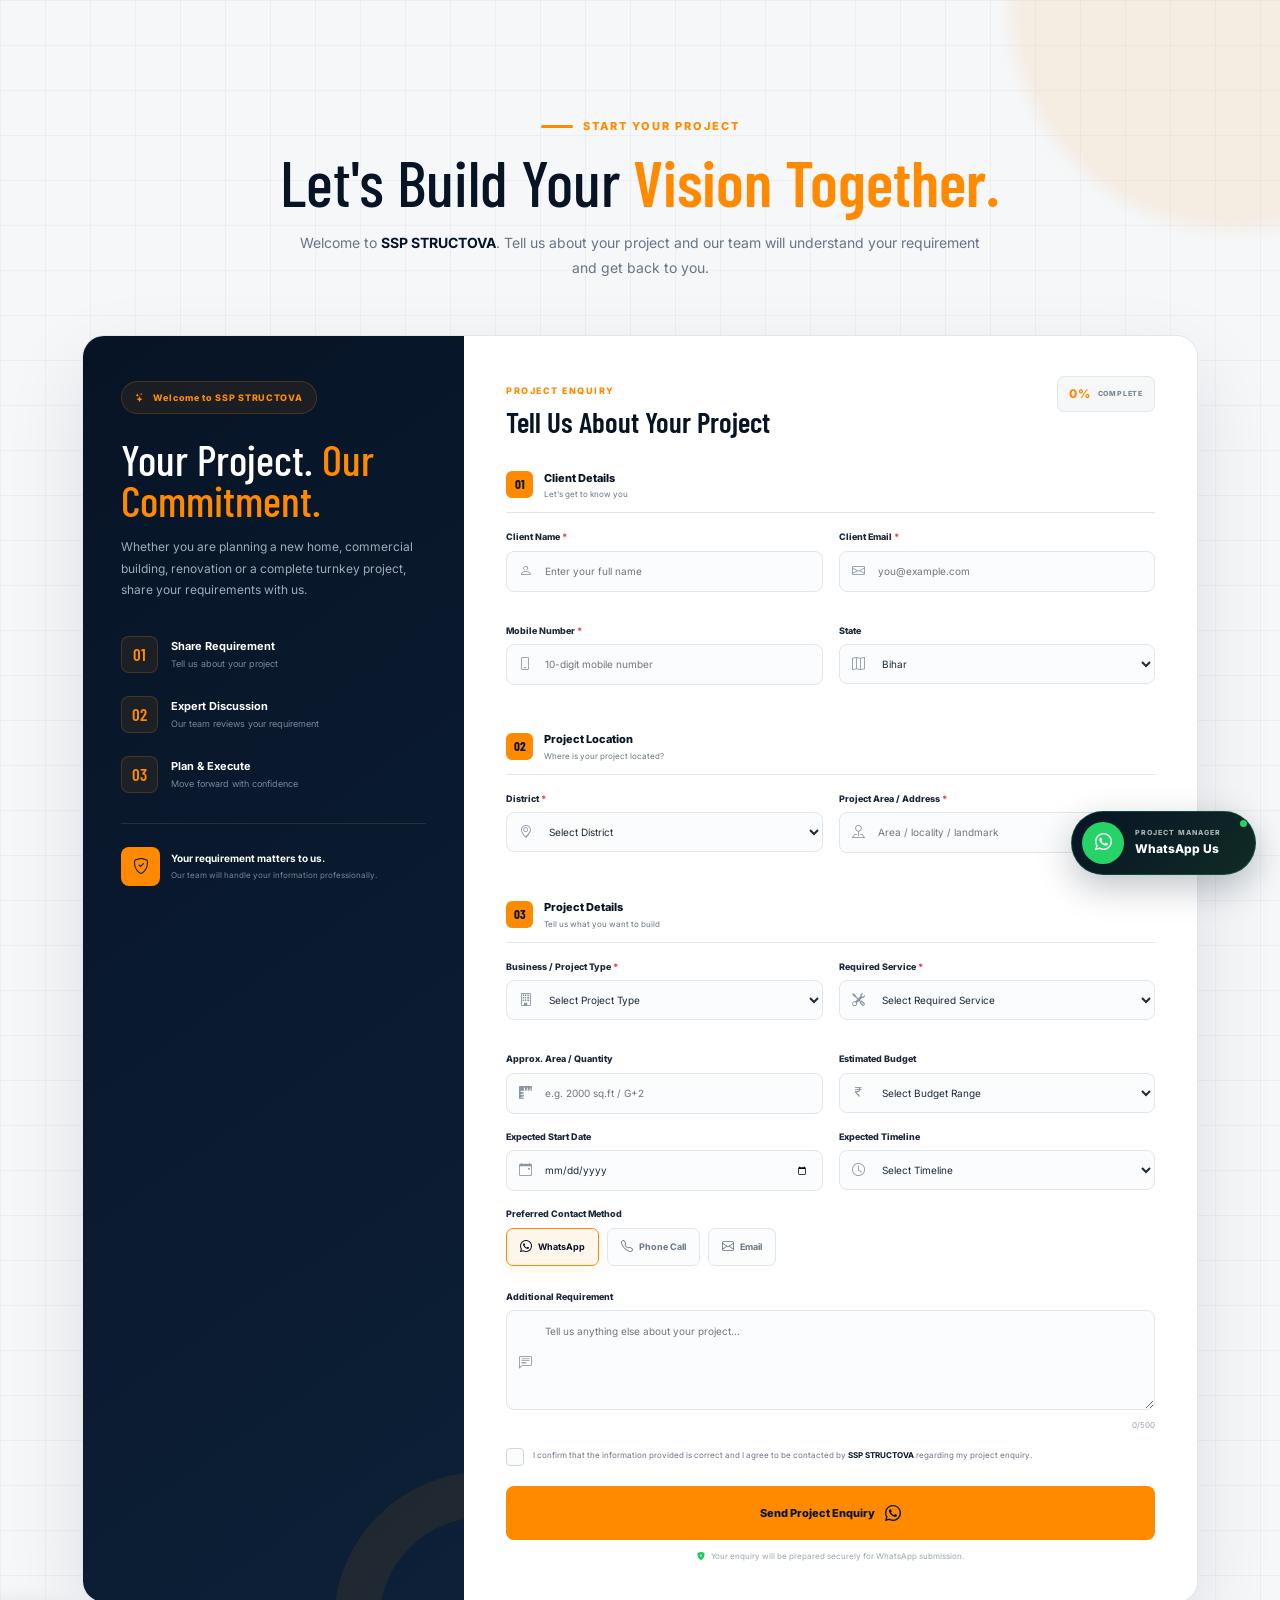
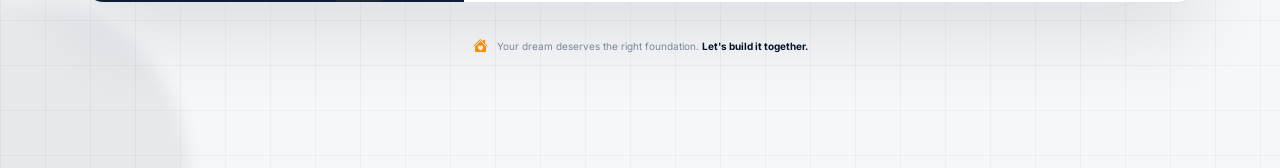
<file: from.html>
<!DOCTYPE html>
<html lang="en">

<head>
    <meta charset="UTF-8">
    <meta name="viewport" content="width=device-width, initial-scale=1.0">

    <title>SSP Structova | Construction</title>

    <!-- Bootstrap CSS -->
    <link
        href="https://cdn.jsdelivr.net/npm/bootstrap@5.3.3/dist/css/bootstrap.min.css"
        rel="stylesheet"
    >

    <!-- Bootstrap Icons -->
    <link
        rel="stylesheet"
        href="https://cdn.jsdelivr.net/npm/bootstrap-icons@1.11.3/font/bootstrap-icons.min.css"
    >

    <!-- Google Fonts -->
    <link rel="preconnect" href="https://fonts.googleapis.com">
    <link rel="preconnect" href="https://fonts.gstatic.com" crossorigin>

    <link
        href="https://fonts.googleapis.com/css2?family=Barlow+Condensed:wght@500;600;700;800&family=Inter:wght@400;500;600;700;800&display=swap"
        rel="stylesheet"
    >

    <!-- Custom CSS -->
    <link rel="stylesheet" href="style.css">
</head>


<body>


<!-- =========================================================
     START YOUR PROJECT FORM
========================================================= -->

<section class="start-project-section" id="start-project">

    <!-- Background -->
    <div class="project-form-grid"></div>
    <div class="project-form-glow project-form-glow-one"></div>
    <div class="project-form-glow project-form-glow-two"></div>

    <div class="container">

        <!-- =================================================
             WELCOME HEADER
        ================================================== -->

        <div class="project-form-header">

            <div class="project-form-label">
                <span></span>
                START YOUR PROJECT
            </div>

            <h2>
                Let's Build Your
                <strong>Vision Together.</strong>
            </h2>

            <p>
                Welcome to <strong>SSP STRUCTOVA</strong>.
                Tell us about your project and our team will
                understand your requirement and get back to you.
            </p>

        </div>


        <!-- =================================================
             FORM WRAPPER
        ================================================== -->

        <div class="project-form-wrapper">

            <!-- LEFT INFORMATION PANEL -->

            <div class="project-form-info">

                <div class="form-welcome-badge">
                    <i class="bi bi-stars"></i>
                    Welcome to SSP STRUCTOVA
                </div>

                <h3>
                    Your Project.
                    <span>Our Commitment.</span>
                </h3>

                <p>
                    Whether you are planning a new home,
                    commercial building, renovation or a
                    complete turnkey project, share your
                    requirements with us.
                </p>


                <!-- Process -->

                <div class="form-process">

                    <div class="form-process-item">

                        <div class="process-number">
                            01
                        </div>

                        <div>
                            <strong>
                                Share Requirement
                            </strong>

                            <span>
                                Tell us about your project
                            </span>
                        </div>

                    </div>


                    <div class="form-process-item">

                        <div class="process-number">
                            02
                        </div>

                        <div>
                            <strong>
                                Expert Discussion
                            </strong>

                            <span>
                                Our team reviews your requirement
                            </span>

                        </div>

                    </div>


                    <div class="form-process-item">

                        <div class="process-number">
                            03
                        </div>

                        <div>

                            <strong>
                                Plan & Execute
                            </strong>

                            <span>
                                Move forward with confidence
                            </span>

                        </div>

                    </div>

                </div>


                <!-- Trust -->

                <div class="form-trust">

                    <div class="form-trust-icon">
                        <i class="bi bi-shield-check"></i>
                    </div>

                    <div>

                        <strong>
                            Your requirement matters to us.
                        </strong>

                        <span>
                            Our team will handle your information
                            professionally.
                        </span>

                    </div>

                </div>

            </div>


            <!-- RIGHT FORM -->

            <div class="project-form-card">

                <div class="form-card-top">

                    <div>

                        <span>
                            PROJECT ENQUIRY
                        </span>

                        <h3>
                            Tell Us About Your Project
                        </h3>

                    </div>

                    <div class="form-step-badge">
                        <span id="formProgress">0%</span>
                        COMPLETE
                    </div>

                </div>


                <!-- FORM -->

                <form
                    id="startProjectForm"
                    novalidate>


                    <!-- =====================================
                         CLIENT DETAILS
                    ====================================== -->

                    <div class="form-section-title">

                        <span>
                            01
                        </span>

                        <div>
                            <strong>
                                Client Details
                            </strong>

                            <small>
                                Let's get to know you
                            </small>
                        </div>

                    </div>


                    <div class="form-row">

                        <!-- Client Name -->

                        <div class="form-group">

                            <label for="clientName">
                                Client Name
                                <b>*</b>
                            </label>

                            <div class="input-wrap">

                                <i class="bi bi-person"></i>

                                <input
                                    type="text"
                                    id="clientName"
                                    name="clientName"
                                    placeholder="Enter your full name"
                                    autocomplete="name"
                                    required>

                            </div>

                            <small class="field-error"></small>

                        </div>


                        <!-- Email -->

                        <div class="form-group">

                            <label for="clientEmail">
                                Client Email
                                <b>*</b>
                            </label>

                            <div class="input-wrap">

                                <i class="bi bi-envelope"></i>

                                <input
                                    type="email"
                                    id="clientEmail"
                                    name="clientEmail"
                                    placeholder="you@example.com"
                                    autocomplete="email"
                                    required>

                            </div>

                            <small class="field-error"></small>

                        </div>

                    </div>


                    <div class="form-row">

                        <!-- Mobile -->

                        <div class="form-group">

                            <label for="clientMobile">
                                Mobile Number
                                <b>*</b>
                            </label>

                            <div class="input-wrap">

                                <i class="bi bi-phone"></i>

                                <input
                                    type="tel"
                                    id="clientMobile"
                                    name="clientMobile"
                                    placeholder="10-digit mobile number"
                                    maxlength="10"
                                    required>

                            </div>

                            <small class="field-error"></small>

                        </div>


                        <!-- State -->

                        <div class="form-group">

                            <label for="clientState">
                                State
                            </label>

                            <div class="input-wrap">

                                <i class="bi bi-map"></i>

                                <select id="clientState">

                                    <option value="Bihar" selected>
                                        Bihar
                                    </option>

                                    <option value="Other">
                                        Other
                                    </option>

                                </select>

                            </div>

                        </div>

                    </div>


                    <!-- =====================================
                         LOCATION
                    ====================================== -->

                    <div class="form-section-title">

                        <span>
                            02
                        </span>

                        <div>

                            <strong>
                                Project Location
                            </strong>

                            <small>
                                Where is your project located?
                            </small>

                        </div>

                    </div>


                    <div class="form-row">

                        <!-- District -->

                        <div class="form-group">

                            <label for="district">
                                District
                                <b>*</b>
                            </label>

                            <div class="input-wrap">

                                <i class="bi bi-geo-alt"></i>

                                <select
                                    id="district"
                                    required>

                                    <option value="">
                                        Select District
                                    </option>

                                    <option>Araria</option>
                                    <option>Arwal</option>
                                    <option>Aurangabad</option>
                                    <option>Banka</option>
                                    <option>Begusarai</option>
                                    <option>Bhagalpur</option>
                                    <option>Bhojpur</option>
                                    <option>Buxar</option>
                                    <option>Darbhanga</option>
                                    <option>East Champaran</option>
                                    <option>Gaya</option>
                                    <option>Gopalganj</option>
                                    <option>Jamui</option>
                                    <option>Jehanabad</option>
                                    <option>Kaimur</option>
                                    <option>Katihar</option>
                                    <option>Khagaria</option>
                                    <option>Kishanganj</option>
                                    <option>Lakhisarai</option>
                                    <option>Madhepura</option>
                                    <option>Madhubani</option>
                                    <option>Munger</option>
                                    <option>Muzaffarpur</option>
                                    <option>Nalanda</option>
                                    <option>Nawada</option>
                                    <option>Patna</option>
                                    <option>Purnia</option>
                                    <option>Rohtas</option>
                                    <option>Saharsa</option>
                                    <option>Samastipur</option>
                                    <option>Saran</option>
                                    <option>Sheikhpura</option>
                                    <option>Sheohar</option>
                                    <option>Sitamarhi</option>
                                    <option>Siwan</option>
                                    <option>Supaul</option>
                                    <option>Vaishali</option>
                                    <option>West Champaran</option>

                                </select>

                            </div>

                            <small class="field-error"></small>

                        </div>


                        <!-- Project Location -->

                        <div class="form-group">

                            <label for="projectLocation">
                                Project Area / Address
                                <b>*</b>
                            </label>

                            <div class="input-wrap">

                                <i class="bi bi-pin-map"></i>

                                <input
                                    type="text"
                                    id="projectLocation"
                                    placeholder="Area / locality / landmark"
                                    required>

                            </div>

                            <small class="field-error"></small>

                        </div>

                    </div>


                    <!-- =====================================
                         PROJECT DETAILS
                    ====================================== -->

                    <div class="form-section-title">

                        <span>
                            03
                        </span>

                        <div>

                            <strong>
                                Project Details
                            </strong>

                            <small>
                                Tell us what you want to build
                            </small>

                        </div>

                    </div>


                    <div class="form-row">

                        <!-- Project Type -->

                        <div class="form-group">

                            <label for="projectType">
                                Business / Project Type
                                <b>*</b>
                            </label>

                            <div class="input-wrap">

                                <i class="bi bi-building"></i>

                                <select
                                    id="projectType"
                                    required>

                                    <option value="">
                                        Select Project Type
                                    </option>

                                    <option>
                                        Residential
                                    </option>

                                    <option>
                                        Commercial
                                    </option>

                                    <option>
                                        Residential + Commercial
                                    </option>

                                    <option>
                                        Industrial
                                    </option>

                                    <option>
                                        Office
                                    </option>

                                    <option>
                                        Renovation
                                    </option>

                                    <option>
                                        Interior Project
                                    </option>

                                    <option>
                                        Other
                                    </option>

                                </select>

                            </div>

                            <small class="field-error"></small>

                        </div>


                        <!-- Service -->

                        <div class="form-group">

                            <label for="requiredService">
                                Required Service
                                <b>*</b>
                            </label>

                            <div class="input-wrap">

                                <i class="bi bi-tools"></i>

                                <select
                                    id="requiredService"
                                    required>

                                    <option value="">
                                        Select Required Service
                                    </option>

                                    <option>
                                        Structural Design & Planning as per Vastu
                                    </option>

                                    <option>
                                        Turnkey Construction Execution
                                    </option>

                                    <option>
                                        Cost Estimation & BOQ
                                    </option>

                                    <option>
                                        Renovation & Remodeling
                                    </option>

                                    <option>
                                        Site Supervision & Quality Control
                                    </option>

                                    <option>
                                        Interior Design & Space Planning
                                    </option>

                                    <option>
                                        Complete End-to-End Construction
                                    </option>

                                </select>

                            </div>

                            <small class="field-error"></small>

                        </div>

                    </div>


                    <!-- Quantity / Area -->

                    <div class="form-row">

                        <div class="form-group">

                            <label for="projectArea">
                                Approx. Area / Quantity
                            </label>

                            <div class="input-wrap">

                                <i class="bi bi-rulers"></i>

                                <input
                                    type="text"
                                    id="projectArea"
                                    placeholder="e.g. 2000 sq.ft / G+2">

                            </div>

                        </div>


                        <!-- Budget -->

                        <div class="form-group">

                            <label for="budget">
                                Estimated Budget
                            </label>

                            <div class="input-wrap">

                                <i class="bi bi-currency-rupee"></i>

                                <select id="budget">

                                    <option value="">
                                        Select Budget Range
                                    </option>

                                    <option>
                                        Below ₹10 Lakh
                                    </option>

                                    <option>
                                        ₹10 – ₹25 Lakh
                                    </option>

                                    <option>
                                        ₹25 – ₹50 Lakh
                                    </option>

                                    <option>
                                        ₹50 Lakh – ₹1 Crore
                                    </option>

                                    <option>
                                        Above ₹1 Crore
                                    </option>

                                    <option>
                                        Not Decided Yet
                                    </option>

                                </select>

                            </div>

                        </div>

                    </div>


                    <!-- =====================================
                         TIMELINE
                    ====================================== -->

                    <div class="form-row">

                        <div class="form-group">

                            <label for="startDate">
                                Expected Start Date
                            </label>

                            <div class="input-wrap">

                                <i class="bi bi-calendar-event"></i>

                                <input
                                    type="date"
                                    id="startDate">

                            </div>

                        </div>


                        <div class="form-group">

                            <label for="timeline">
                                Expected Timeline
                            </label>

                            <div class="input-wrap">

                                <i class="bi bi-clock"></i>

                                <select id="timeline">

                                    <option value="">
                                        Select Timeline
                                    </option>

                                    <option>
                                        Less than 3 Months
                                    </option>

                                    <option>
                                        3 – 6 Months
                                    </option>

                                    <option>
                                        6 – 12 Months
                                    </option>

                                    <option>
                                        12 – 18 Months
                                    </option>

                                    <option>
                                        More than 18 Months
                                    </option>

                                </select>

                            </div>

                        </div>

                    </div>


                    <!-- =====================================
                         CONTACT PREFERENCE
                    ====================================== -->

                    <div class="form-group full-width">

                        <label>
                            Preferred Contact Method
                        </label>

                        <div class="contact-options">

                            <label class="contact-option">

                                <input
                                    type="radio"
                                    name="contactMethod"
                                    value="WhatsApp"
                                    checked>

                                <span>
                                    <i class="bi bi-whatsapp"></i>
                                    WhatsApp
                                </span>

                            </label>


                            <label class="contact-option">

                                <input
                                    type="radio"
                                    name="contactMethod"
                                    value="Phone Call">

                                <span>
                                    <i class="bi bi-telephone"></i>
                                    Phone Call
                                </span>

                            </label>


                            <label class="contact-option">

                                <input
                                    type="radio"
                                    name="contactMethod"
                                    value="Email">

                                <span>
                                    <i class="bi bi-envelope"></i>
                                    Email
                                </span>

                            </label>

                        </div>

                    </div>


                    <!-- =====================================
                         MESSAGE
                    ====================================== -->

                    <div class="form-group full-width">

                        <label for="projectMessage">
                            Additional Requirement
                        </label>

                        <div class="input-wrap textarea-wrap">

                            <i class="bi bi-chat-left-text"></i>

                            <textarea
                                id="projectMessage"
                                rows="4"
                                maxlength="500"
                                placeholder="Tell us anything else about your project..."></textarea>

                        </div>

                        <div class="character-count">
                            <span id="messageCount">0</span>/500
                        </div>

                    </div>


                    <!-- AGREEMENT -->

                    <label class="form-agreement">

                        <input
                            type="checkbox"
                            id="formAgreement"
                            required>

                        <span class="custom-checkbox">
                            <i class="bi bi-check"></i>
                        </span>

                        <p>
                            I confirm that the information provided
                            is correct and I agree to be contacted
                            by <strong>SSP STRUCTOVA</strong> regarding
                            my project enquiry.
                        </p>

                    </label>


                    <!-- SUBMIT -->

                    <button
                        type="submit"
                        class="project-submit-btn"
                        id="projectSubmitBtn">

                        <span>
                            Send Project Enquiry
                        </span>

                        <i class="bi bi-whatsapp"></i>

                    </button>


                    <div class="form-secure-note">

                        <i class="bi bi-shield-lock-fill"></i>

                        Your enquiry will be prepared securely
                        for WhatsApp submission.

                    </div>

                </form>

            </div>

        </div>


        <!-- =================================================
             SUCCESS MESSAGE
        ================================================== -->

        <div
            class="project-success"
            id="projectSuccess">

            <div class="success-icon">
                <i class="bi bi-check-lg"></i>
            </div>

            <span>
                THANK YOU FOR CONTACTING US
            </span>

            <h3>
                Welcome to
                <strong>SSP STRUCTOVA.</strong>
            </h3>

            <p>
                Your project enquiry has been prepared successfully.
                WhatsApp will open with your complete project details.
                Please press <strong>Send</strong> to share it with our team.
            </p>

            <button
                type="button"
                id="newProjectBtn">

                Submit Another Enquiry
                <i class="bi bi-arrow-repeat"></i>

            </button>

        </div>


        <!-- FINAL GREETING -->

        <div class="project-form-greeting">

            <i class="bi bi-house-heart-fill"></i>

            <span>
                Your dream deserves the right foundation.
                <strong>Let's build it together.</strong>
            </span>

        </div>

    </div>

</section>



<div class="smart-manager-contact" id="smartManagerContact">

    <!-- Mobile Call -->
    <a
        href="tel:8226801720"
        class="manager-contact-btn manager-call-btn"
        aria-label="Call Project Manager">

        <span class="manager-contact-icon">
            <i class="bi bi-telephone-fill"></i>
        </span>

        <span class="manager-contact-text">
            <small>PROJECT MANAGER</small>
            <strong>Call Now</strong>
        </span>

        <span class="manager-pulse"></span>

    </a>


    <!-- Desktop WhatsApp -->
    <a
        href="https://wa.me/8226801720?text=Hello%20SSP%20STRUCTOVA,%20I%20would%20like%20to%20discuss%20a%20project."
        target="_blank"
        rel="noopener noreferrer"
        class="manager-contact-btn manager-whatsapp-btn"
        aria-label="WhatsApp Project Manager">

        <span class="manager-contact-icon">
            <i class="bi bi-whatsapp"></i>
        </span>

        <span class="manager-contact-text">
            <small>PROJECT MANAGER</small>
            <strong>WhatsApp Us</strong>
        </span>

        <span class="manager-pulse"></span>

    </a>

</div>





    <!-- Bootstrap JS -->

<script
    src="https://cdn.jsdelivr.net/npm/bootstrap@5.3.3/dist/js/bootstrap.bundle.min.js">
</script>


<!-- Custom JS -->

<script src="script.js"></script>


</body>
</html>
</file>
<file: style.css>
/* =========================================================
   SSP STRUCTOVA
   CONSTRUCTION WEBSITE
========================================================= */


/* =========================================================
   VARIABLES
========================================================= */

:root {

    --navy: #071426;
    --navy-dark: #04101f;

    --orange: #ff8a00;
    --orange-light: #ff9d18;

    --white: #ffffff;

    --text-light: #d6deea;

}


/* =========================================================
   RESET
========================================================= */

* {

    margin: 0;
    padding: 0;
    box-sizing: border-box;

}


html {

    scroll-behavior: smooth;

}


body {

    font-family: "Inter", sans-serif;

    background: var(--navy);

    color: white;

    overflow-x: hidden;

}


/* =========================================================
   TOP BAR
========================================================= */

.topbar {

    height: 42px;

    background: #0b1428;

    border-bottom: 1px solid rgba(255,255,255,.08);

    display: flex;

    align-items: center;

    position: relative;

    z-index: 100;

}


.top-info {

    display: flex;

    align-items: center;

    gap: 32px;

    color: #e7ecf4;

    font-size: 11px;

    font-weight: 500;

}


.top-info span {

    white-space: nowrap;

}


.top-info i {

    color: var(--orange);

    margin-right: 6px;

}


.social-links {

    display: flex;

    justify-content: flex-end;

    gap: 22px;

}


.social-links a {

    color: white;

    font-size: 12px;

    text-decoration: none;

    transition: .3s;

}


.social-links a:hover {

    color: var(--orange);

    transform: translateY(-2px);

}


/* =========================================================
   NAVBAR
   IMPORTANT: STICKY
========================================================= */

.main-navbar {

    height: 80px;

    background: rgba(7,20,38,.97);

    backdrop-filter: blur(10px);

    -webkit-backdrop-filter: blur(10px);

    position: sticky;

    top: 0;

    z-index: 9999;

    border-bottom: 1px solid rgba(255,255,255,.08);

}


/* =========================================================
   LOGO
========================================================= */

.navbar-brand {

    display: flex;

    align-items: center;

    gap: 10px;

    text-decoration: none;

    color: white !important;

}


.brand-icon {

    color: var(--orange);

    font-size: 38px;

    line-height: 1;

}


.brand-name {

    font-family: "Barlow Condensed", sans-serif;

    font-size: 29px;

    font-weight: 700;

}


/* =========================================================
   NAV LINKS
========================================================= */

.navbar-nav .nav-link {

    color: white !important;

    font-size: 12px;

    font-weight: 600;

    padding: 31px 0 !important;

    position: relative;

    transition: .3s;

}


.navbar-nav .nav-link::after {

    content: "";

    position: absolute;

    left: 0;

    right: 0;

    bottom: 20px;

    height: 2px;

    background: var(--orange);

    transform: scaleX(0);

    transition: .3s;

}


.navbar-nav .nav-link:hover,
.navbar-nav .nav-link.active {

    color: var(--orange) !important;

}


.navbar-nav .nav-link:hover::after,
.navbar-nav .nav-link.active::after {

    transform: scaleX(1);

}


/* =========================================================
   CONTACT BUTTON
========================================================= */

.contact-btn {

    background: var(--orange);

    color: #111 !important;

    border: none;

    border-radius: 5px;

    padding: 13px 22px;

    font-size: 11px;

    font-weight: 800;

    transition: .3s;

}


.contact-btn i {

    margin-left: 7px;

}


.contact-btn:hover {

    background: white;

    color: #111 !important;

    transform: translateY(-2px);

}


/* =========================================================
   HERO
========================================================= */

.hero-section {

    min-height: calc(100vh - 122px);

    position: relative;

    background-image: url("assets/hero.png");

    background-position: center;

    background-size: cover;

    background-repeat: no-repeat;

    overflow: hidden;

}


/* =========================================================
   HERO OVERLAY
========================================================= */

.hero-overlay {

    position: absolute;

    inset: 0;

    background:

        linear-gradient(
            90deg,
            rgba(3,14,29,.95) 0%,
            rgba(3,14,29,.78) 35%,
            rgba(3,14,29,.35) 65%,
            rgba(3,14,29,.10) 100%
        );

}


.hero-section::after {

    content: "";

    position: absolute;

    inset: 0;

    background:

        linear-gradient(
            180deg,
            rgba(0,0,0,.05),
            rgba(0,0,0,.10) 55%,
            rgba(0,0,0,.75) 100%
        );

    pointer-events: none;

}


/* =========================================================
   HERO CONTENT
========================================================= */

.hero-content {

    position: relative;

    z-index: 5;

    padding-top: 55px;

    padding-bottom: 220px;

}


.eyebrow {

    display: flex;

    align-items: center;

    gap: 12px;

    font-size: 12px;

    font-weight: 700;

    letter-spacing: .7px;

    margin-bottom: 20px;

}


.eyebrow span {

    width: 70px;

    height: 4px;

    background: var(--orange);

}


/* =========================================================
   HEADING
========================================================= */

.hero-content h1 {

    font-family: "Barlow Condensed", sans-serif;

    font-weight: 800;

    line-height: .82;

    text-transform: uppercase;

    letter-spacing: -1px;

}


.white-text {

    display: block;

    color: white;

    font-size: clamp(75px,7vw,112px);

}


.orange-text {

    display: block;

    color: var(--orange);

    font-size: clamp(62px,6vw,100px);

    margin-top: 5px;

}


/* =========================================================
   DESCRIPTION
========================================================= */

.hero-description {

    max-width: 600px;

    color: #e2e9f2;

    font-size: 20px;

    line-height: 1.5;

    margin: 22px 0 32px;

}


/* =========================================================
   FEATURES
========================================================= */

.hero-features {

    display: flex;

    align-items: center;

    gap: 18px;

    margin-bottom: 35px;

}


.feature-item {

    display: flex;

    align-items: center;

    gap: 11px;

    min-width: 125px;

}


.feature-icon {

    color: var(--orange);

    font-size: 32px;

}


.feature-item strong,
.feature-item small {

    display: block;

}


.feature-item strong {

    font-size: 13px;

}


.feature-item small {

    color: #ccd5e0;

    font-size: 11px;

    margin-top: 3px;

}


.feature-divider {

    width: 1px;

    height: 42px;

    background: rgba(255,255,255,.25);

}


/* =========================================================
   HERO BUTTONS
========================================================= */

.hero-buttons {

    display: flex;

    align-items: center;

    gap: 22px;

}


.primary-btn {

    background: var(--orange);

    color: #111;

    border: 1px solid var(--orange);

    padding: 16px 27px;

    border-radius: 6px;

    font-size: 14px;

    font-weight: 800;

    transition: .3s;

}


.primary-btn i {

    margin-left: 10px;

}


.primary-btn:hover {

    background: white;

    border-color: white;

    color: #111;

    transform: translateY(-2px);

}


.video-btn {

    color: white;

    border: 1px solid rgba(255,255,255,.7);

    padding: 9px 21px 9px 11px;

    border-radius: 6px;

    font-size: 14px;

    font-weight: 700;

    display: flex;

    align-items: center;

    gap: 10px;

    transition: .3s;

}


.video-btn:hover {

    color: white;

    border-color: var(--orange);

    background: rgba(255,138,0,.12);

}


.play-icon {

    width: 35px;

    height: 35px;

    border-radius: 50%;

    background: white;

    color: var(--navy);

    display: grid;

    place-items: center;

}


/* =========================================================
   STATS
========================================================= */

.stats-wrapper {

    position: absolute;

    z-index: 10;

    left: 0;

    right: 0;

    bottom: 24px;

}


.stats-box {

    min-height: 110px;

    display: flex;

    align-items: center;

    padding: 18px 35px;

    border-radius: 14px;

    border: 1px solid rgba(255,255,255,.25);

    background: rgba(4,18,36,.86);

    backdrop-filter: blur(8px);

    box-shadow: 0 15px 40px rgba(0,0,0,.25);

}


.stat-item {

    flex: 1;

    display: flex;

    justify-content: center;

    align-items: center;

    gap: 15px;

}


.stat-icon {

    color: var(--orange);

    font-size: 37px;

}


.stat-item h3 {

    margin: 0;

    font-size: 25px;

    font-weight: 800;

}


.stat-item p {

    margin: 4px 0 0;

    color: #cbd5e1;

    font-size: 12px;

}


.stat-line {

    width: 1px;

    height: 45px;

    background: rgba(255,255,255,.25);

}


/* =========================================================
   CONTENT SECTIONS
========================================================= */

.content-section {

    min-height: 450px;

    padding: 120px 20px;

    display: flex;

    align-items: center;

}


.light-section {

    background: #f5f7fa;

    color: #101c2d;

}


.dark-section {

    background: #081629;

    color: white;

}


.section-label {

    color: var(--orange);

    font-size: 12px;

    font-weight: 800;

    letter-spacing: 2px;

}


.content-section h2 {

    font-family: "Barlow Condensed", sans-serif;

    text-transform: uppercase;

    font-size: 55px;

    margin: 10px 0;

}


.content-section p {

    max-width: 650px;

    margin: auto;

    color: #667085;

}


.dark-section p {

    color: #cbd5e1;

}


/* =========================================================
   TABLET
========================================================= */

@media (max-width: 1199px) {

    .top-info {

        gap: 15px;

    }


    .navbar-nav {

        gap: 12px !important;

    }


    .hero-features {

        gap: 12px;

    }


    .feature-item {

        min-width: auto;

    }


    .stats-box {

        padding: 18px 20px;

    }

}


/* =========================================================
   MOBILE / TABLET
========================================================= */

@media (max-width: 991px) {


    /* Hide topbar */

    .topbar {

        display: none;

    }


    /* Sticky navbar */

    .main-navbar {

        height: 75px;

        position: sticky;

        top: 0;

    }


    /* Hamburger */

    .navbar-toggler {

        border-color: rgba(255,255,255,.4);

    }


    .navbar-toggler:focus {

        box-shadow: none;

    }


    .navbar-toggler-icon {

        filter: invert(1);

    }


    /* Mobile menu */

    .navbar-collapse {

        background: #08172b;

        padding: 18px 20px 25px;

        margin-left: -12px;

        margin-right: -12px;

        border-radius: 0 0 10px 10px;

    }


    .navbar-nav {

        align-items: flex-start !important;

        gap: 0 !important;

    }


    .navbar-nav .nav-link {

        padding: 12px 0 !important;

    }


    .navbar-nav .nav-link::after {

        display: none;

    }


    .contact-btn {

        margin-top: 12px;

        display: inline-block;

    }


    /* Hero */

    .hero-section {

        min-height: 850px;

    }


    .hero-content {

        padding-top: 60px;

        padding-bottom: 230px;

    }


    .hero-features {

        flex-wrap: wrap;

    }


    .feature-divider {

        display: none;

    }


    /* Stats */

    .stats-box {

        display: grid;

        grid-template-columns: 1fr 1fr;

        gap: 18px;

        padding: 20px;

    }


    .stat-item {

        justify-content: flex-start;

    }


    .stat-line {

        display: none;

    }

}


/* =========================================================
   MOBILE
========================================================= */

@media (max-width: 575px) {


    .main-navbar {

        height: 70px;

    }


    .brand-icon {

        font-size: 30px;

    }


    .brand-name {

        font-size: 24px;

    }


    .navbar-toggler {

        padding: 5px 8px;

    }


    .hero-section {

        min-height: 900px;

        background-position: 65% center;

    }


    .hero-overlay {

        background:

            linear-gradient(
                90deg,
                rgba(3,14,29,.96) 0%,
                rgba(3,14,29,.80) 58%,
                rgba(3,14,29,.30) 100%
            );

    }


    .hero-content {

        padding-top: 45px;

        padding-bottom: 370px;

    }


    .eyebrow {

        font-size: 9px;

        gap: 8px;

    }


    .eyebrow span {

        width: 42px;

        height: 3px;

    }


    .white-text {

        font-size: 70px;

    }


    .orange-text {

        font-size: 53px;

    }


    .hero-description {

        font-size: 16px;

        max-width: 350px;

    }


    .hero-features {

        display: grid;

        grid-template-columns: 1fr 1fr;

        gap: 20px 12px;

    }


    .feature-item {

        gap: 7px;

    }


    .feature-icon {

        font-size: 27px;

    }


    .feature-item strong {

        font-size: 11px;

    }


    .feature-item small {

        font-size: 9px;

    }


    .hero-buttons {

        flex-direction: column;

        align-items: flex-start;

        gap: 12px;

    }


    .primary-btn {

        padding: 14px 20px;

    }


    .stats-wrapper {

        bottom: 12px;

    }


    .stats-box {

        padding: 15px 12px;

        gap: 18px 8px;

    }


    .stat-item {

        gap: 8px;

    }


    .stat-icon {

        font-size: 25px;

    }


    .stat-item h3 {

        font-size: 17px;

    }


    .stat-item p {

        font-size: 8px;

    }


    .content-section {

        min-height: 400px;

        padding: 90px 20px;

    }


    .content-section h2 {

        font-size: 43px;

    }

}

/* =========================================
   SSP STRUCTOVA - ABOUT SECTION
========================================= */

:root {
    --about-navy: #071426;
    --about-navy-2: #0b1c32;
    --about-orange: #ff8a00;
    --about-orange-light: #ff9d18;

    --about-white: #ffffff;
    --about-text: #5f6b7a;
    --about-light: #f5f7fa;
    --about-border: #e7ebf0;
}


/* =========================================
   MAIN SECTION
========================================= */

.about-section {
    position: relative;
    padding: 110px 0 90px;
    background: #ffffff;
    overflow: hidden;
}


/* Background Shapes */

.about-bg-shape {
    position: absolute;
    border-radius: 50%;
    pointer-events: none;
}

.about-shape-one {
    width: 450px;
    height: 450px;
    background: rgba(255, 138, 0, 0.05);
    top: -180px;
    right: -160px;
}

.about-shape-two {
    width: 300px;
    height: 300px;
    background: rgba(7, 20, 38, 0.035);
    bottom: -120px;
    left: -100px;
}


/* =========================================
   HEADING
========================================= */

.about-heading {
    position: relative;
    z-index: 2;
}

.about-label {
    display: inline-flex;
    align-items: center;
    gap: 10px;

    color: var(--about-orange);
    font-size: 14px;
    font-weight: 800;
    letter-spacing: 1.8px;
}

.label-line {
    width: 38px;
    height: 3px;
    background: var(--about-orange);
    display: inline-block;
}


.about-title {
    margin: 18px 0 18px;

    color: var(--about-navy);
    font-family: "Barlow Condensed", sans-serif;

    font-size: clamp(42px, 5vw, 68px);
    line-height: 0.98;
    font-weight: 800;
}

.about-title span {
    display: block;
    color: var(--about-orange);
}


.about-intro {
    max-width: 780px;
    margin: auto;

    color: var(--about-text);
    font-size: 16px;
    line-height: 1.8;
}


/* =========================================
   MAIN CONTENT
========================================= */

.about-main-row {
    margin-top: 75px;
}


/* =========================================
   IMAGE
========================================= */

.about-image-wrapper {
    position: relative;
    padding: 0 30px 30px 0;
}


.about-image-main {
    position: relative;
    z-index: 2;

    height: 500px;
    overflow: hidden;

    background: var(--about-navy);
}


.about-image-main::after {
    content: "";

    position: absolute;
    inset: 0;

    background: linear-gradient(
        180deg,
        transparent 50%,
        rgba(7, 20, 38, 0.4)
    );

    pointer-events: none;
}


.about-image-main img {
    width: 100%;
    height: 100%;

    object-fit: cover;

    display: block;

    transition: transform 0.6s ease;
}


.about-image-wrapper:hover img {
    transform: scale(1.05);
}


/* Orange Decoration */

.image-decoration {
    position: absolute;

    width: 170px;
    height: 170px;

    right: 0;
    bottom: 0;

    background: var(--about-orange);

    z-index: 1;
}


/* =========================================
   EXPERIENCE CARD
========================================= */

.experience-card {
    position: absolute;

    z-index: 5;

    left: -25px;
    bottom: 55px;

    display: flex;
    align-items: center;
    gap: 14px;

    min-width: 205px;

    padding: 18px 22px;

    background: #ffffff;

    box-shadow: 0 18px 50px rgba(7, 20, 38, 0.18);
}


.experience-icon {
    width: 48px;
    height: 48px;

    display: flex;
    align-items: center;
    justify-content: center;

    background: var(--about-orange);
    color: #ffffff;

    font-size: 21px;
}


.experience-card strong {
    display: block;

    color: var(--about-navy);
    font-size: 18px;
    font-weight: 800;
}


.experience-card small {
    display: block;

    color: var(--about-text);
    font-size: 12px;

    margin-top: 2px;
}


/* =========================================
   CONTENT
========================================= */

.about-content {
    padding-left: 35px;
}


.content-tag {
    display: inline-flex;
    align-items: center;
    gap: 8px;

    margin-bottom: 15px;

    color: var(--about-orange);

    font-size: 13px;
    font-weight: 800;
    letter-spacing: 1.5px;
}


.about-content h3 {
    margin-bottom: 22px;

    color: var(--about-navy);

    font-family: "Barlow Condensed", sans-serif;

    font-size: clamp(36px, 4vw, 52px);
    line-height: 1.02;

    font-weight: 800;
}


.about-content h3 span {
    display: block;
    color: var(--about-orange);
}


.about-content > p {
    color: var(--about-text);

    font-size: 15px;
    line-height: 1.85;

    margin-bottom: 15px;
}


/* =========================================
   FEATURES
========================================= */

.about-features {
    margin-top: 28px;

    display: grid;
    grid-template-columns: 1fr;
    gap: 15px;
}


.about-feature {
    display: flex;
    align-items: flex-start;
    gap: 15px;

    padding: 16px;

    background: #f8f9fb;
    border: 1px solid var(--about-border);

    transition: all 0.3s ease;
}


.about-feature:hover {
    transform: translateX(6px);

    background: #ffffff;

    border-color: rgba(255, 138, 0, 0.3);

    box-shadow: 0 10px 30px rgba(7, 20, 38, 0.08);
}


.feature-icon {
    flex: 0 0 40px;

    width: 40px;
    height: 40px;

    display: flex;
    align-items: center;
    justify-content: center;

    background: rgba(255, 138, 0, 0.12);

    color: var(--about-orange);

    font-size: 20px;
}


.about-feature h5 {
    margin: 0 0 4px;

    color: var(--about-navy);

    font-size: 16px;
    font-weight: 800;
}


.about-feature p {
    margin: 0;

    color: var(--about-text);

    font-size: 13px;
    line-height: 1.5;
}


/* =========================================
   STATS
========================================= */

.about-stats {
    margin-top: 85px;

    display: grid;

    grid-template-columns: repeat(4, 1fr);

    background: var(--about-navy);
}


.stat-box {
    min-height: 125px;

    display: flex;
    align-items: center;

    gap: 16px;

    padding: 25px;

    border-right: 1px solid rgba(255, 255, 255, 0.1);
}


.stat-box:last-child {
    border-right: 0;
}


.stat-icon {
    width: 50px;
    height: 50px;

    flex: 0 0 50px;

    display: flex;
    align-items: center;
    justify-content: center;

    background: rgba(255, 138, 0, 0.15);

    color: var(--about-orange);

    font-size: 21px;
}


.stat-box h3 {
    margin: 0;

    color: #ffffff;

    font-family: "Barlow Condensed", sans-serif;

    font-size: 32px;
    font-weight: 800;
}


.stat-box p {
    margin: 2px 0 0;

    color: #b9c5d5;

    font-size: 12px;
}


/* =========================================
   LOCATIONS
========================================= */

.locations-section {
    margin-top: 90px;

    padding: 55px;

    background: var(--about-light);

    border: 1px solid var(--about-border);
}


.locations-title {
    margin: 18px 0;

    color: var(--about-navy);

    font-family: "Barlow Condensed", sans-serif;

    font-size: 48px;
    line-height: 1;

    font-weight: 800;
}


.locations-title span {
    color: var(--about-orange);
}


.locations-section p {
    max-width: 450px;

    color: var(--about-text);

    line-height: 1.8;
}


/* =========================================
   LOCATION GRID
========================================= */

.location-grid {
    display: grid;

    grid-template-columns: repeat(3, 1fr);

    gap: 12px;
}


.location-card {
    position: relative;

    min-height: 150px;

    padding: 25px;

    background: #ffffff;

    border: 1px solid var(--about-border);

    overflow: hidden;

    transition: all 0.3s ease;
}


.location-card:hover {
    transform: translateY(-5px);

    border-color: var(--about-orange);

    box-shadow: 0 12px 30px rgba(7, 20, 38, 0.1);
}


.location-card i {
    color: var(--about-orange);

    font-size: 25px;
}


.location-card h4 {
    margin: 13px 0 2px;

    color: var(--about-navy);

    font-family: "Barlow Condensed", sans-serif;

    font-size: 24px;
    font-weight: 700;
}


.location-card span {
    color: var(--about-text);

    font-size: 12px;
}


.location-number {
    position: absolute;

    right: 12px;
    top: 8px;

    color: #eef0f3;

    font-family: "Barlow Condensed", sans-serif;

    font-size: 42px;

    font-weight: 800;
}


/* =========================================
   LANGUAGE SWITCHER
========================================= */

.language-switcher {
    display: flex;
    align-items: center;
    justify-content: center;

    gap: 8px;

    margin-top: 55px;

    padding: 10px;

    background: #ffffff;

    border: 1px solid var(--about-border);

    width: fit-content;

    margin-left: auto;
    margin-right: auto;

    box-shadow: 0 10px 30px rgba(7, 20, 38, 0.06);
}


.language-switcher > span {
    padding: 8px 12px;

    color: var(--about-text);

    font-size: 13px;
    font-weight: 600;
}


.language-btn {
    border: 0;

    padding: 9px 17px;

    background: transparent;

    color: var(--about-text);

    font-size: 13px;
    font-weight: 700;

    cursor: pointer;

    transition: all 0.25s ease;
}


.language-btn:hover,
.language-btn.active {
    background: var(--about-navy);

    color: #ffffff;
}


/* =========================================
   HINDI FONT
========================================= */

.hindi-text {
    line-height: 1.9;
}


/* =========================================
   TABLET
========================================= */

@media (max-width: 991px) {

    .about-section {
        padding: 85px 0 70px;
    }


    .about-main-row {
        margin-top: 55px;
    }


    .about-content {
        padding-left: 0;

        margin-top: 55px;
    }


    .about-image-wrapper {
        max-width: 700px;

        margin: auto;
    }


    .about-image-main {
        height: 450px;
    }


    .about-stats {
        grid-template-columns: repeat(2, 1fr);
    }


    .stat-box:nth-child(2) {
        border-right: 0;
    }


    .stat-box:nth-child(-n + 2) {
        border-bottom: 1px solid rgba(255, 255, 255, 0.1);
    }


    .locations-section {
        padding: 40px;
    }


    .locations-title {
        font-size: 42px;
    }


    .location-grid {
        margin-top: 35px;
    }

}


/* =========================================
   MOBILE
========================================= */

@media (max-width: 767px) {

    .about-section {
        padding: 70px 0 55px;
    }


    .about-title {
        font-size: 44px;
    }


    .about-intro {
        font-size: 14px;

        padding: 0 8px;
    }


    .about-main-row {
        margin-top: 45px;
    }


    .about-image-wrapper {
        padding: 0 15px 20px 0;
    }


    .about-image-main {
        height: 350px;
    }


    .image-decoration {
        width: 100px;
        height: 100px;
    }


    .experience-card {
        left: 0;
        bottom: 35px;

        min-width: 185px;

        padding: 14px 16px;
    }


    .experience-icon {
        width: 42px;
        height: 42px;

        flex: 0 0 42px;
    }


    .about-content {
        margin-top: 45px;
    }


    .about-content h3 {
        font-size: 39px;
    }


    .about-content > p {
        font-size: 14px;
    }


    .about-stats {
        margin-top: 60px;

        grid-template-columns: repeat(2, 1fr);
    }


    .stat-box {
        min-height: 110px;

        padding: 18px;

        gap: 10px;
    }


    .stat-icon {
        width: 42px;
        height: 42px;

        flex: 0 0 42px;

        font-size: 18px;
    }


    .stat-box h3 {
        font-size: 28px;
    }


    .locations-section {
        margin-top: 65px;

        padding: 30px 20px;
    }


    .locations-title {
        font-size: 39px;
    }


    .location-grid {
        grid-template-columns: repeat(2, 1fr);

        gap: 10px;
    }


    .location-card {
        min-height: 135px;

        padding: 18px;
    }


    .location-card h4 {
        font-size: 21px;
    }


    .location-number {
        font-size: 35px;
    }


    .language-switcher {
        max-width: 100%;

        flex-wrap: wrap;
    }

}


/* =========================================
   SMALL MOBILE
========================================= */

@media (max-width: 480px) {

    .about-section {
        padding-top: 60px;
    }


    .about-label {
        font-size: 11px;

        letter-spacing: 1.2px;
    }


    .about-title {
        font-size: 39px;
    }


    .about-image-main {
        height: 290px;
    }


    .experience-card {
        bottom: 25px;
    }


    .about-content h3 {
        font-size: 35px;
    }


    .about-feature {
        padding: 13px;
    }


    .about-feature h5 {
        font-size: 14px;
    }


    .about-feature p {
        font-size: 12px;
    }


    .about-stats {
        grid-template-columns: 1fr 1fr;
    }


    .stat-box {
        min-height: 100px;

        padding: 14px;
    }


    .stat-box h3 {
        font-size: 25px;
    }


    .stat-box p {
        font-size: 10px;
    }


    .stat-icon {
        display: none;
    }


    .location-grid {
        grid-template-columns: 1fr 1fr;
    }


    .location-card {
        min-height: 120px;
    }


    .location-card h4 {
        font-size: 19px;
    }


    .language-switcher {
        gap: 3px;
    }


    .language-switcher > span {
        width: 100%;

        text-align: center;
    }

}


/* project section  */


/* =========================================
   SSP STRUCTOVA
   MODERN PROJECT SECTION
========================================= */

.projects-section {

    --navy: #071426;
    --navy-light: #10243d;

    --orange: #ff8a00;
    --orange-light: #ff9d1a;

    --text: #687487;
    --border: #e7ebf0;

    position: relative;

    padding: 105px 0 90px;

    background: #f6f8fa;

    overflow: hidden;
}


/* =========================================
   BACKGROUND
========================================= */

.projects-grid-bg {

    position: absolute;

    inset: 0;

    opacity: .4;

    background-image:
        linear-gradient(
            rgba(7,20,38,.035) 1px,
            transparent 1px
        ),
        linear-gradient(
            90deg,
            rgba(7,20,38,.035) 1px,
            transparent 1px
        );

    background-size: 55px 55px;

    pointer-events: none;
}


.project-bg-circle {

    position: absolute;

    border-radius: 50%;

    background: rgba(255,138,0,.07);

    pointer-events: none;
}


.circle-one {

    width: 430px;
    height: 430px;

    right: -220px;
    top: 80px;
}


.circle-two {

    width: 300px;
    height: 300px;

    left: -180px;
    bottom: 100px;
}


/* =========================================
   HEADER
========================================= */

.projects-header {

    position: relative;

    z-index: 2;

    display: flex;

    justify-content: space-between;

    align-items: flex-end;

    gap: 30px;

    margin-bottom: 38px;
}


.section-label {

    display: flex;

    align-items: center;

    gap: 10px;

    color: var(--orange);

    font-size: 13px;

    font-weight: 800;

    letter-spacing: 2px;
}


.section-label span {

    width: 38px;
    height: 3px;

    background: var(--orange);
}


.projects-header h2 {

    margin: 17px 0 15px;

    color: var(--navy);

    font-family: "Barlow Condensed", sans-serif;

    font-size: clamp(42px, 5vw, 64px);

    line-height: .95;

    font-weight: 800;
}


.projects-header h2 strong {

    display: block;

    color: var(--orange);
}


.projects-header p {

    max-width: 620px;

    margin: 0;

    color: var(--text);

    font-size: 15px;

    line-height: 1.75;
}


/* =========================================
   COUNTER
========================================= */

.project-counter {

    position: relative;

    min-width: 135px;

    padding: 20px 25px;

    background: var(--navy);

    color: white;

    text-align: center;

    overflow: hidden;
}


.project-counter::after {

    content: "";

    position: absolute;

    width: 80px;
    height: 80px;

    right: -35px;
    top: -35px;

    border-radius: 50%;

    background: var(--orange);
}


.project-counter strong {

    position: relative;

    z-index: 1;

    display: block;

    font-family: "Barlow Condensed", sans-serif;

    font-size: 40px;

    line-height: 1;

    font-weight: 800;
}


.project-counter span {

    position: relative;

    z-index: 1;

    display: block;

    margin-top: 5px;

    color: #c6d0dc;

    font-size: 11px;

    text-transform: uppercase;

    letter-spacing: 1px;
}


/* =========================================
   FILTER
========================================= */

.project-filter-area {

    position: relative;

    z-index: 5;

    margin-bottom: 30px;

    overflow-x: auto;

    scrollbar-width: none;
}


.project-filter-area::-webkit-scrollbar {
    display: none;
}


.project-filters {

    display: flex;

    width: max-content;

    gap: 5px;

    padding: 6px;

    background: white;

    border: 1px solid var(--border);

    box-shadow:
        0 8px 25px rgba(7,20,38,.06);
}


.project-filter {

    border: none;

    padding: 11px 18px;

    background: transparent;

    color: #667386;

    font-size: 12px;

    font-weight: 700;

    cursor: pointer;

    white-space: nowrap;

    transition: .3s ease;
}


.project-filter i {

    margin-right: 5px;
}


.project-filter:hover {

    color: var(--orange);
}


.project-filter.active {

    background: var(--navy);

    color: white;

    box-shadow:
        0 6px 18px rgba(7,20,38,.18);
}


/* =========================================
   PROJECT GRID
   4 CARDS PER ROW
========================================= */

.projects-grid {

    position: relative;

    z-index: 2;

    display: grid;

    grid-template-columns:
        repeat(4, minmax(0, 1fr));

    gap: 20px;
}


/* =========================================
   CARD
========================================= */

.project-card {

    background: white;

    border: 1px solid var(--border);

    overflow: hidden;

    box-shadow:
        0 8px 25px rgba(7,20,38,.045);

    transition:
        transform .4s ease,
        box-shadow .4s ease;

    animation: projectEnter .6s ease both;
}


.project-card:hover {

    transform: translateY(-8px);

    box-shadow:
        0 20px 45px rgba(7,20,38,.13);
}


/* =========================================
   IMAGE
========================================= */

.project-image {

    position: relative;

    height: 235px;

    overflow: hidden;

    background: var(--navy);
}


.project-image img {

    width: 100%;
    height: 100%;

    object-fit: cover;

    display: block;

    transition:
        transform .7s cubic-bezier(.2,.8,.2,1);
}


.project-card:hover .project-image img {

    transform: scale(1.08);
}


.project-overlay {

    position: absolute;

    inset: 0;

    background:
        linear-gradient(
            180deg,
            rgba(7,20,38,.03) 30%,
            rgba(7,20,38,.78) 100%
        );
}


/* =========================================
   LOCATION
========================================= */

.project-location {

    position: absolute;

    top: 12px;
    left: 12px;

    display: flex;

    align-items: center;

    gap: 5px;

    padding: 7px 10px;

    background:
        rgba(7,20,38,.88);

    color: white;

    font-size: 10px;

    font-weight: 700;

    backdrop-filter: blur(7px);
}


.project-location i {

    color: var(--orange);

    font-size: 12px;
}


/* =========================================
   NUMBER
========================================= */

.project-number {

    position: absolute;

    right: 10px;
    top: 3px;

    color: rgba(255,255,255,.38);

    font-family:
        "Barlow Condensed",
        sans-serif;

    font-size: 55px;

    font-weight: 800;

    line-height: 1;
}


/* =========================================
   VIEW ICON
========================================= */

.view-project {

    position: absolute;

    right: 12px;
    bottom: 12px;

    width: 35px;
    height: 35px;

    display: flex;

    align-items: center;
    justify-content: center;

    background: var(--orange);

    color: white;

    font-size: 15px;

    opacity: 0;

    transform:
        translateY(10px)
        rotate(-10deg);

    transition: .35s ease;
}


.project-card:hover .view-project {

    opacity: 1;

    transform:
        translateY(0)
        rotate(0);
}


/* =========================================
   CONTENT
========================================= */

.project-content {

    padding: 20px 19px 18px;
}


.project-category {

    margin-bottom: 8px;

    color: var(--orange);

    font-size: 9px;

    font-weight: 800;

    letter-spacing: 1.2px;
}


.project-content h3 {

    margin: 0 0 9px;

    color: var(--navy);

    font-family:
        "Barlow Condensed",
        sans-serif;

    font-size: 25px;

    line-height: 1;

    font-weight: 800;
}


.project-content p {

    height: 68px;

    margin: 0 0 15px;

    overflow: hidden;

    color: var(--text);

    font-size: 11px;

    line-height: 1.65;
}


/* =========================================
   PROJECT INFO
========================================= */

.project-info {

    display: grid;

    grid-template-columns: 1fr 1fr;

    gap: 10px;

    padding: 12px 0;

    border-top: 1px solid var(--border);

    border-bottom: 1px solid var(--border);
}


.project-info span {

    display: block;

    margin-bottom: 4px;

    color: #9ba4b1;

    font-size: 8px;

    font-weight: 800;

    letter-spacing: .8px;
}


.project-info strong {

    display: block;

    color: var(--navy);

    font-size: 10px;

    line-height: 1.35;
}


/* =========================================
   FOOTER
========================================= */

.project-footer {

    display: flex;

    align-items: center;

    justify-content: space-between;

    margin-top: 13px;

    color: var(--navy);

    font-size: 9px;

    font-weight: 700;
}


.project-footer span {

    display: flex;

    align-items: center;

    gap: 5px;
}


.project-footer span i {

    color: var(--orange);

    font-size: 11px;
}


.project-footer > i {

    color: var(--orange);

    font-size: 15px;

    transition: .3s ease;
}


.project-card:hover
.project-footer > i {

    transform: translateX(5px);
}


/* =========================================
   HIDDEN
========================================= */

.project-card.project-hidden {

    display: none;
}


/* =========================================
   FILTER ANIMATION
========================================= */

.project-card.project-filter-show {

    animation:
        projectFilterIn
        .45s
        ease
        both;
}


@keyframes projectFilterIn {

    from {

        opacity: 0;

        transform:
            translateY(20px)
            scale(.97);
    }

    to {

        opacity: 1;

        transform:
            translateY(0)
            scale(1);
    }

}


@keyframes projectEnter {

    from {

        opacity: 0;

        transform:
            translateY(20px);
    }

    to {

        opacity: 1;

        transform:
            translateY(0);
    }

}


/* =========================================
   BOTTOM CTA
========================================= */

.projects-cta {

    position: relative;

    z-index: 2;

    display: flex;

    align-items: center;

    justify-content: space-between;

    gap: 25px;

    margin-top: 45px;

    padding: 25px 30px;

    background: var(--navy);

    overflow: hidden;
}


.projects-cta::after {

    content: "";

    position: absolute;

    width: 180px;
    height: 180px;

    right: -80px;
    top: -100px;

    border-radius: 50%;

    background:
        rgba(255,138,0,.14);
}


.projects-cta small {

    display: block;

    color: #aebbc9;

    font-size: 9px;

    letter-spacing: 1.5px;

    font-weight: 700;
}


.projects-cta h3 {

    margin: 4px 0 0;

    color: white;

    font-family:
        "Barlow Condensed",
        sans-serif;

    font-size: 27px;

    line-height: 1;

    font-weight: 700;
}


.projects-cta h3 span {

    color: var(--orange);
}


.projects-cta a {

    position: relative;

    z-index: 2;

    display: inline-flex;

    align-items: center;

    gap: 9px;

    padding: 12px 18px;

    background: var(--orange);

    color: white;

    text-decoration: none;

    font-size: 11px;

    font-weight: 800;

    transition: .3s ease;
}


.projects-cta a:hover {

    background: white;

    color: var(--navy);

    transform: translateX(4px);
}


/* =========================================
   TABLET
========================================= */

@media (max-width: 1199px) {

    .projects-grid {

        grid-template-columns:
            repeat(3, minmax(0, 1fr));
    }

}


@media (max-width: 991px) {

    .projects-section {

        padding: 85px 0 70px;
    }


    .projects-header {

        align-items: flex-start;

        flex-direction: column;
    }


    .project-counter {

        display: flex;

        align-items: center;

        gap: 8px;

        min-width: 130px;
    }


    .project-counter span {

        margin-top: 0;
    }


    .projects-grid {

        grid-template-columns:
            repeat(2, minmax(0, 1fr));

        gap: 18px;
    }


    .project-image {

        height: 260px;
    }

}


/* =========================================
   MOBILE
========================================= */

@media (max-width: 767px) {

    .projects-section {

        padding: 70px 0 55px;
    }


    .projects-header {

        margin-bottom: 30px;
    }


    .projects-header h2 {

        font-size: 43px;
    }


    .projects-header p {

        font-size: 13px;
    }


    .project-counter {

        width: 100%;

        justify-content: center;

        padding: 13px;
    }


    .project-counter strong {

        font-size: 30px;
    }


    .project-filter-area {

        margin-left: -12px;

        margin-right: -12px;

        padding-left: 12px;

        padding-right: 12px;
    }


    .project-filters {

        gap: 4px;
    }


    .project-filter {

        padding: 10px 14px;

        font-size: 11px;
    }


    .projects-grid {

        grid-template-columns: 1fr;

        gap: 20px;
    }


    .project-image {

        height: 270px;
    }


    .project-content {

        padding: 22px 20px 19px;
    }


    .project-content h3 {

        font-size: 29px;
    }


    .project-content p {

        height: auto;

        min-height: auto;

        font-size: 12px;
    }


    .project-info {

        grid-template-columns:
            repeat(2, 1fr);
    }


    .projects-cta {

        align-items: flex-start;

        flex-direction: column;

        padding: 24px 20px;
    }


    .projects-cta a {

        width: 100%;

        justify-content: center;
    }

}


/* =========================================
   SMALL MOBILE
========================================= */

@media (max-width: 480px) {

    .projects-header h2 {

        font-size: 38px;
    }


    .section-label {

        font-size: 11px;

        letter-spacing: 1.3px;
    }


    .project-image {

        height: 235px;
    }


    .project-content h3 {

        font-size: 27px;
    }


    .project-number {

        font-size: 50px;
    }


    .project-info strong {

        font-size: 10px;
    }

}



/*  services page start */
:root {
    --ss-navy: #071426;
    --ss-navy-2: #0d2037;
    --ss-orange: #ff8a00;
    --ss-orange-light: #ff9d18;
    --ss-bg: #f5f7f9;
    --ss-white: #ffffff;
    --ss-text: #071426;
    --ss-muted: #687586;
    --ss-border: #e3e8ed;
}


/* =========================================================
   SERVICES SECTION
========================================================= */

.services-section {
    position: relative;
    padding: 105px 0;
    background: var(--ss-bg);
    overflow: hidden;
    isolation: isolate;
}


/* Background Grid */

.services-grid-pattern {
    position: absolute;
    inset: 0;
    z-index: -3;

    background-image:
        linear-gradient(
            rgba(7, 20, 38, 0.035) 1px,
            transparent 1px
        ),
        linear-gradient(
            90deg,
            rgba(7, 20, 38, 0.035) 1px,
            transparent 1px
        );

    background-size: 45px 45px;
}


/* Floating Background Glow */

.service-glow {
    position: absolute;
    border-radius: 50%;
    pointer-events: none;
    z-index: -2;
}

.service-glow-one {
    width: 420px;
    height: 420px;

    top: -220px;
    right: -150px;

    background: rgba(255, 138, 0, 0.08);

    filter: blur(3px);

    animation: serviceFloatOne 8s ease-in-out infinite;
}

.service-glow-two {
    width: 350px;
    height: 350px;

    bottom: -200px;
    left: -160px;

    background: rgba(7, 20, 38, 0.06);

    filter: blur(3px);

    animation: serviceFloatTwo 10s ease-in-out infinite;
}


@keyframes serviceFloatOne {

    0%,
    100% {
        transform: translate(0, 0);
    }

    50% {
        transform: translate(-25px, 25px);
    }
}


@keyframes serviceFloatTwo {

    0%,
    100% {
        transform: translate(0, 0);
    }

    50% {
        transform: translate(25px, -20px);
    }
}


/* =========================================================
   HEADING
========================================================= */

.services-heading {
    display: flex;
    justify-content: space-between;
    align-items: flex-end;

    gap: 45px;

    margin-bottom: 55px;
}

.services-heading-left {
    max-width: 760px;
}

.services-label {
    display: flex;
    align-items: center;

    gap: 10px;

    margin-bottom: 16px;

    color: var(--ss-orange);

    font-family: "Inter", sans-serif;

    font-size: 12px;
    font-weight: 800;

    letter-spacing: 2px;
}

.services-label span {
    width: 36px;
    height: 3px;

    background: var(--ss-orange);

    border-radius: 10px;
}


.services-heading h2 {
    margin: 0 0 18px;

    color: var(--ss-navy);

    font-family: "Barlow Condensed", sans-serif;

    font-size: clamp(44px, 5vw, 68px);

    font-weight: 500;

    line-height: 0.98;

    letter-spacing: -1px;
}

.services-heading h2 strong {
    color: var(--ss-orange);
    font-weight: 600;
}


.services-heading-left p {
    max-width: 680px;

    margin: 0;

    color: var(--ss-muted);

    font-family: "Inter", sans-serif;

    font-size: 14px;

    line-height: 1.8;
}

.services-heading-left p strong {
    color: var(--ss-navy);
}


/* =========================================================
   EXPERIENCE BOX
========================================================= */

.service-experience-box {
    position: relative;

    display: flex;
    align-items: center;

    gap: 14px;

    min-width: 245px;

    padding: 17px 20px;

    background: var(--ss-navy);

    border-radius: 12px;

    overflow: hidden;

    box-shadow:
        0 15px 35px rgba(7, 20, 38, 0.14);
}

.service-experience-box::after {
    content: "";

    position: absolute;

    width: 100px;
    height: 100px;

    right: -40px;
    top: -50px;

    border-radius: 50%;

    background: rgba(255, 138, 0, 0.12);
}


.service-box-icon {
    position: relative;
    z-index: 2;

    width: 48px;
    height: 48px;

    display: flex;
    align-items: center;
    justify-content: center;

    flex-shrink: 0;

    color: var(--ss-navy);

    background: var(--ss-orange);

    border-radius: 9px;

    font-size: 21px;
}


.service-experience-box strong {
    display: block;

    position: relative;
    z-index: 2;

    color: var(--ss-white);

    font-family: "Barlow Condensed", sans-serif;

    font-size: 20px;

    letter-spacing: 1px;
}


.service-experience-box span {
    display: block;

    position: relative;
    z-index: 2;

    color: #9eabbc;

    font-family: "Inter", sans-serif;

    font-size: 10px;

    text-transform: uppercase;

    letter-spacing: 1px;
}


/* =========================================================
   SERVICES GRID
========================================================= */

.services-grid {
    display: grid;

    grid-template-columns:
        repeat(3, minmax(0, 1fr));

    gap: 22px;
}


/* =========================================================
   SERVICE CARD
========================================================= */

.service-card {
    position: relative;

    min-height: 390px;

    display: flex;
    flex-direction: column;

    padding: 28px;

    background: var(--ss-white);

    border: 1px solid var(--ss-border);

    border-radius: 16px;

    overflow: hidden;

    opacity: 0;

    transform: translateY(35px);

    transition:
        transform 0.45s cubic-bezier(.2, .8, .2, 1),
        opacity 0.55s ease,
        box-shadow 0.4s ease,
        border-color 0.4s ease;
}


/* Orange Top Line */

.service-card::before {
    content: "";

    position: absolute;

    top: 0;
    left: 0;

    width: 0;
    height: 4px;

    background: var(--ss-orange);

    transition: width 0.45s ease;
}


/* Background Circle */

.service-card::after {
    content: "";

    position: absolute;

    width: 150px;
    height: 150px;

    right: -80px;
    bottom: -80px;

    border-radius: 50%;

    background: rgba(255, 138, 0, 0.08);

    transition:
        transform 0.5s ease,
        opacity 0.5s ease;

    opacity: 0;
}


/* Scroll Animation */

.service-card.service-visible {
    opacity: 1;

    transform: translateY(0);
}


/* Hover */

.service-card.service-visible:hover {
    transform: translateY(-10px);

    border-color: rgba(255, 138, 0, 0.45);

    box-shadow:
        0 25px 50px rgba(7, 20, 38, 0.12);
}


.service-card.service-visible:hover::before {
    width: 100%;
}


.service-card.service-visible:hover::after {
    transform: scale(2);

    opacity: 1;
}


/* =========================================================
   DARK CARDS - 02 & 05
========================================================= */

.service-card-dark {
    background: var(--ss-navy);

    border-color: var(--ss-navy);

    box-shadow:
        0 10px 30px rgba(7, 20, 38, 0.08);
}

.service-card-dark::before {
    background: var(--ss-orange);
}

.service-card-dark .service-number {
    color: rgba(255, 255, 255, 0.10);
}

.service-card-dark .service-tag {
    color: var(--ss-orange);
}

.service-card-dark .service-content h3 {
    color: var(--ss-white);
}

.service-card-dark .service-content p {
    color: #aeb9c7;
}

.service-card-dark .service-footer {
    border-color: rgba(255, 255, 255, 0.10);
}

.service-card-dark .service-footer span {
    color: #d8dfe7;
}

.service-card-dark .service-footer span i {
    color: var(--ss-orange);
}

.service-card-dark .service-arrow {
    color: var(--ss-white);
}


/* =========================================================
   CARD 06 - WHITE LIKE CARD 01
========================================================= */

.service-card-featured {
    background: var(--ss-white);

    border-color: var(--ss-border);

    box-shadow: none;
}

.service-card-featured::before {
    background: var(--ss-orange);
}

.service-card-featured .service-number {
    color: rgba(7, 20, 38, 0.10);
}

.service-card-featured .service-tag {
    color: var(--ss-orange);
}

.service-card-featured .service-content h3 {
    color: var(--ss-navy);
}

.service-card-featured .service-content p {
    color: var(--ss-muted);
}

.service-card-featured .service-footer {
    border-color: var(--ss-border);
}

.service-card-featured .service-footer span {
    color: var(--ss-navy);
}

.service-card-featured .service-footer span i {
    color: var(--ss-orange);
}

.service-card-featured .service-arrow {
    color: var(--ss-navy);
}

.service-card-featured .service-icon {
    background: var(--ss-navy);

    color: var(--ss-white);
}

.service-card-featured:hover .service-icon {
    background: var(--ss-orange);

    color: var(--ss-navy);
}


/* =========================================================
   CARD TOP
========================================================= */

.service-card-top {
    display: flex;

    justify-content: space-between;
    align-items: flex-start;

    margin-bottom: 28px;
}


/* Number */

.service-number {
    color: rgba(7, 20, 38, 0.10);

    font-family: "Barlow Condensed", sans-serif;

    font-size: 58px;

    font-weight: 600;

    line-height: 0.8;

    transition:
        color 0.35s ease,
        transform 0.35s ease;
}


.service-card:hover .service-number {
    transform: translateX(4px);

    color: rgba(255, 138, 0, 0.22);
}


/* =========================================================
   ICON
========================================================= */

.service-icon {
    width: 55px;
    height: 55px;

    display: flex;
    align-items: center;
    justify-content: center;

    color: var(--ss-white);

    background: var(--ss-navy);

    border-radius: 11px;

    font-size: 23px;

    transition:
        transform 0.4s ease,
        background 0.4s ease,
        box-shadow 0.4s ease;
}


.service-card:hover .service-icon {
    transform: rotate(-5deg) scale(1.08);

    background: var(--ss-orange);

    color: var(--ss-navy);

    box-shadow:
        0 8px 20px rgba(255, 138, 0, 0.25);
}


/* Dark Card Icons */

.service-card-dark .service-icon {
    background: rgba(255, 255, 255, 0.09);

    color: var(--ss-orange);
}


.service-card-dark:hover .service-icon {
    background: var(--ss-orange);

    color: var(--ss-navy);
}


/* =========================================================
   CONTENT
========================================================= */

.service-content {
    flex: 1;
}


.service-tag {
    display: inline-block;

    margin-bottom: 10px;

    color: var(--ss-orange);

    font-family: "Inter", sans-serif;

    font-size: 10px;

    font-weight: 800;

    letter-spacing: 1.5px;
}


.service-content h3 {
    margin: 0 0 14px;

    color: var(--ss-navy);

    font-family: "Barlow Condensed", sans-serif;

    font-size: 30px;

    font-weight: 600;

    line-height: 1.02;
}


.service-content p {
    margin: 0;

    color: var(--ss-muted);

    font-family: "Inter", sans-serif;

    font-size: 13px;

    line-height: 1.75;
}


/* =========================================================
   FOOTER
========================================================= */

.service-footer {
    display: flex;

    justify-content: space-between;
    align-items: center;

    margin-top: 24px;

    padding-top: 17px;

    border-top: 1px solid var(--ss-border);
}


.service-footer span {
    display: flex;

    align-items: center;

    gap: 7px;

    color: var(--ss-navy);

    font-family: "Inter", sans-serif;

    font-size: 11px;

    font-weight: 600;
}


.service-footer span i {
    color: var(--ss-orange);

    font-size: 13px;
}


.service-arrow {
    color: var(--ss-navy);

    font-size: 18px;

    transition:
        transform 0.3s ease,
        color 0.3s ease;
}


.service-card:hover .service-arrow {
    color: var(--ss-orange);

    transform: translate(4px, -4px);
}


/* =========================================================
   BOTTOM CTA
========================================================= */

.services-bottom {
    position: relative;

    display: flex;

    justify-content: space-between;
    align-items: center;

    gap: 25px;

    margin-top: 28px;

    padding: 25px 28px;

    background: var(--ss-navy);

    border-radius: 15px;

    overflow: hidden;

    box-shadow:
        0 18px 40px rgba(7, 20, 38, 0.12);
}


.services-bottom::after {
    content: "";

    position: absolute;

    width: 250px;
    height: 250px;

    right: -100px;
    top: -150px;

    border-radius: 50%;

    border: 35px solid rgba(255, 138, 0, 0.08);

    animation:
        ctaRotate 12s linear infinite;
}


@keyframes ctaRotate {

    from {
        transform: rotate(0deg);
    }

    to {
        transform: rotate(360deg);
    }
}


.services-bottom-content {
    position: relative;

    z-index: 2;

    display: flex;

    align-items: center;

    gap: 17px;
}


.services-bottom-icon {
    width: 52px;
    height: 52px;

    display: flex;
    align-items: center;
    justify-content: center;

    flex-shrink: 0;

    color: var(--ss-navy);

    background: var(--ss-orange);

    border-radius: 10px;

    font-size: 22px;
}


.services-bottom-content span {
    display: block;

    margin-bottom: 4px;

    color: #8997a8;

    font-family: "Inter", sans-serif;

    font-size: 10px;

    font-weight: 700;

    letter-spacing: 1.5px;
}


.services-bottom h3 {
    margin: 0;

    color: var(--ss-white);

    font-family: "Barlow Condensed", sans-serif;

    font-size: 27px;

    font-weight: 500;
}


.services-bottom h3 strong {
    color: var(--ss-orange);
}


/* =========================================================
   CTA BUTTON
========================================================= */

.services-btn {
    position: relative;

    z-index: 2;

    display: inline-flex;

    align-items: center;
    justify-content: center;

    gap: 11px;

    padding: 13px 21px;

    color: var(--ss-navy);

    background: var(--ss-orange);

    border-radius: 7px;

    font-family: "Inter", sans-serif;

    font-size: 12px;

    font-weight: 700;

    text-decoration: none;

    white-space: nowrap;

    transition:
        transform 0.3s ease,
        background 0.3s ease,
        box-shadow 0.3s ease;
}


.services-btn:hover {
    color: var(--ss-navy);

    background: var(--ss-orange-light);

    transform: translateY(-3px);

    box-shadow:
        0 10px 25px rgba(255, 138, 0, 0.25);
}


.services-btn i {
    font-size: 15px;

    transition:
        transform 0.3s ease;
}


.services-btn:hover i {
    transform: translate(3px, -3px);
}


/* =========================================================
   RESPONSIVE - TABLET
========================================================= */

@media (max-width: 1199px) {

    .services-section {
        padding: 90px 0;
    }

    .services-grid {
        grid-template-columns:
            repeat(2, minmax(0, 1fr));
    }

    .services-heading h2 {
        font-size: 56px;
    }
}


/* =========================================================
   RESPONSIVE - SMALL TABLET
========================================================= */

@media (max-width: 991px) {

    .services-heading {
        flex-direction: column;

        align-items: flex-start;

        gap: 28px;
    }

    .services-heading-right {
        width: 100%;
    }

    .service-experience-box {
        width: fit-content;
    }
}


/* =========================================================
   RESPONSIVE - MOBILE
========================================================= */

@media (max-width: 767px) {

    .services-section {
        padding: 75px 0;
    }

    .services-heading {
        margin-bottom: 40px;
    }

    .services-heading h2 {
        font-size: 46px;
    }

    .services-heading-left p {
        font-size: 13px;
    }

    .service-experience-box {
        width: 100%;
    }

    .services-grid {
        grid-template-columns: 1fr;

        gap: 16px;
    }

    .service-card {
        min-height: auto;

        padding: 24px;
    }

    .service-content h3 {
        font-size: 30px;
    }

    .services-bottom {
        flex-direction: column;

        align-items: flex-start;

        padding: 23px;

        gap: 20px;
    }

    .services-btn {
        width: 100%;
    }
}


/* =========================================================
   RESPONSIVE - SMALL MOBILE
========================================================= */

@media (max-width: 480px) {

    .services-section {
        padding: 65px 0;
    }

    .services-heading h2 {
        font-size: 40px;
    }

    .services-label {
        font-size: 11px;
    }

    .service-card {
        padding: 21px;

        border-radius: 13px;
    }

    .service-number {
        font-size: 52px;
    }

    .service-icon {
        width: 50px;
        height: 50px;

        font-size: 21px;
    }

    .service-content h3 {
        font-size: 28px;
    }

    .service-content p {
        font-size: 12px;
    }

    .services-bottom {
        padding: 21px;
    }

    .services-bottom h3 {
        font-size: 24px;
    }
}


/* =========================================================
   REDUCED MOTION
========================================================= */

@media (prefers-reduced-motion: reduce) {

    .service-glow-one,
    .service-glow-two,
    .services-bottom::after {
        animation: none;
    }

    .service-card,
    .service-icon,
    .service-arrow,
    .services-btn {
        transition: none;
    }
}



/* vlog section  */




:root {
    --vlog-navy: #071426;
    --vlog-navy-2: #0d2037;
    --vlog-orange: #ff8a00;
    --vlog-orange-light: #ff9d18;
    --vlog-bg: #f5f7f9;
    --vlog-white: #ffffff;
    --vlog-text: #071426;
    --vlog-muted: #687586;
    --vlog-border: #e3e8ed;
}


/* =========================================================
   MAIN SECTION
========================================================= */

.vlog-section {
    position: relative;

    padding: 105px 0;

    background: var(--vlog-bg);

    overflow: hidden;

    isolation: isolate;
}


/* =========================================================
   BACKGROUND
========================================================= */

.vlog-grid-pattern {
    position: absolute;

    inset: 0;

    z-index: -3;

    background-image:
        linear-gradient(
            rgba(7, 20, 38, 0.035) 1px,
            transparent 1px
        ),
        linear-gradient(
            90deg,
            rgba(7, 20, 38, 0.035) 1px,
            transparent 1px
        );

    background-size: 45px 45px;
}


.vlog-glow {
    position: absolute;

    border-radius: 50%;

    pointer-events: none;

    z-index: -2;
}


.vlog-glow-one {
    width: 430px;
    height: 430px;

    right: -180px;
    top: -200px;

    background: rgba(255, 138, 0, 0.08);

    filter: blur(5px);

    animation: vlogGlowOne 9s ease-in-out infinite;
}


.vlog-glow-two {
    width: 350px;
    height: 350px;

    left: -170px;
    bottom: -180px;

    background: rgba(7, 20, 38, 0.06);

    filter: blur(5px);

    animation: vlogGlowTwo 11s ease-in-out infinite;
}


@keyframes vlogGlowOne {

    0%,
    100% {
        transform: translate(0, 0);
    }

    50% {
        transform: translate(-25px, 25px);
    }
}


@keyframes vlogGlowTwo {

    0%,
    100% {
        transform: translate(0, 0);
    }

    50% {
        transform: translate(25px, -20px);
    }
}


/* =========================================================
   HEADING
========================================================= */

.vlog-heading {
    display: flex;

    justify-content: space-between;

    align-items: flex-end;

    gap: 40px;

    margin-bottom: 48px;
}


.vlog-heading-left {
    max-width: 760px;
}


.vlog-label {
    display: flex;

    align-items: center;

    gap: 10px;

    margin-bottom: 16px;

    color: var(--vlog-orange);

    font-family: "Inter", sans-serif;

    font-size: 12px;

    font-weight: 800;

    letter-spacing: 2px;
}


.vlog-label span {
    width: 36px;

    height: 3px;

    background: var(--vlog-orange);

    border-radius: 10px;
}


.vlog-heading h2 {
    margin: 0 0 18px;

    color: var(--vlog-navy);

    font-family: "Barlow Condensed", sans-serif;

    font-size: clamp(44px, 5vw, 68px);

    font-weight: 500;

    line-height: 0.98;

    letter-spacing: -1px;
}


.vlog-heading h2 strong {
    color: var(--vlog-orange);

    font-weight: 600;
}


.vlog-heading-left p {
    max-width: 680px;

    margin: 0;

    color: var(--vlog-muted);

    font-family: "Inter", sans-serif;

    font-size: 14px;

    line-height: 1.8;
}


.vlog-heading-left p strong {
    color: var(--vlog-navy);
}


/* =========================================================
   LIVE BADGE
========================================================= */

.vlog-live-badge {
    display: flex;

    align-items: center;

    gap: 9px;

    padding: 12px 17px;

    color: var(--vlog-navy);

    background: var(--vlog-white);

    border: 1px solid var(--vlog-border);

    border-radius: 50px;

    font-family: "Inter", sans-serif;

    font-size: 10px;

    font-weight: 800;

    letter-spacing: 1.2px;

    box-shadow:
        0 8px 25px rgba(7, 20, 38, 0.06);
}


.vlog-live-dot {
    width: 8px;

    height: 8px;

    border-radius: 50%;

    background: var(--vlog-orange);

    box-shadow:
        0 0 0 5px rgba(255, 138, 0, 0.12);

    animation: vlogPulse 1.8s ease-in-out infinite;
}


@keyframes vlogPulse {

    0%,
    100% {
        transform: scale(1);

        box-shadow:
            0 0 0 5px rgba(255, 138, 0, 0.12);
    }

    50% {
        transform: scale(1.25);

        box-shadow:
            0 0 0 8px rgba(255, 138, 0, 0.04);
    }
}


/* =========================================================
   SLIDER
========================================================= */

.vlog-slider-wrapper {
    position: relative;

    display: flex;

    align-items: center;
}


.vlog-slider {
    width: 100%;

    display: flex;

    gap: 22px;

    overflow: hidden;

    scroll-behavior: smooth;

    scrollbar-width: none;

    padding: 8px 2px 20px;
}


.vlog-slider::-webkit-scrollbar {
    display: none;
}


/* =========================================================
   CARD
========================================================= */

.vlog-card {
    position: relative;

    flex: 0 0 calc(
        (100% - 44px) / 3
    );

    background: var(--vlog-white);

    border: 1px solid var(--vlog-border);

    border-radius: 17px;

    overflow: hidden;

    box-shadow:
        0 8px 30px rgba(7, 20, 38, 0.06);

    transition:
        transform 0.4s ease,
        box-shadow 0.4s ease,
        border-color 0.4s ease;
}


.vlog-card:hover {
    transform: translateY(-10px);

    border-color:
        rgba(255, 138, 0, 0.4);

    box-shadow:
        0 25px 55px rgba(7, 20, 38, 0.13);
}


/* =========================================================
   IMAGE
========================================================= */

.vlog-image {
    position: relative;

    height: 245px;

    overflow: hidden;
}


.vlog-image img {
    width: 100%;

    height: 100%;

    object-fit: cover;

    display: block;

    transition:
        transform 0.7s ease;
}


.vlog-card:hover .vlog-image img {
    transform: scale(1.08);
}


.vlog-image-overlay {
    position: absolute;

    inset: 0;

    background:
        linear-gradient(
            180deg,
            rgba(7, 20, 38, 0.08),
            rgba(7, 20, 38, 0.72)
        );
}


/* =========================================================
   CATEGORY
========================================================= */

.vlog-category {
    position: absolute;

    left: 18px;

    top: 18px;

    padding: 7px 11px;

    color: var(--vlog-white);

    background: rgba(7, 20, 38, 0.88);

    border-left: 3px solid var(--vlog-orange);

    font-family: "Inter", sans-serif;

    font-size: 9px;

    font-weight: 800;

    letter-spacing: 1.2px;
}


/* =========================================================
   NUMBER
========================================================= */

.vlog-number {
    position: absolute;

    right: 18px;

    top: 15px;

    color: rgba(255, 255, 255, 0.7);

    font-family: "Barlow Condensed", sans-serif;

    font-size: 48px;

    font-weight: 600;

    line-height: 1;
}


/* =========================================================
   PLAY BUTTON
========================================================= */

.vlog-play {
    position: absolute;

    left: 50%;

    top: 50%;

    transform: translate(-50%, -50%);

    width: 55px;

    height: 55px;

    display: flex;

    align-items: center;

    justify-content: center;

    color: var(--vlog-navy);

    background: var(--vlog-orange);

    border: 4px solid rgba(255, 255, 255, 0.45);

    border-radius: 50%;

    font-size: 23px;

    cursor: pointer;

    transition:
        transform 0.3s ease,
        background 0.3s ease,
        box-shadow 0.3s ease;
}


.vlog-play:hover {
    transform:
        translate(-50%, -50%)
        scale(1.12);

    background: var(--vlog-orange-light);

    box-shadow:
        0 10px 30px rgba(255, 138, 0, 0.4);
}


.vlog-play i {
    margin-left: 3px;
}


/* =========================================================
   CONTENT
========================================================= */

.vlog-content {
    padding: 24px;
}


.vlog-meta {
    display: flex;

    align-items: center;

    gap: 16px;

    margin-bottom: 13px;

    flex-wrap: wrap;
}


.vlog-meta span {
    display: flex;

    align-items: center;

    gap: 6px;

    color: #8793a1;

    font-family: "Inter", sans-serif;

    font-size: 10px;

    font-weight: 600;
}


.vlog-meta i {
    color: var(--vlog-orange);

    font-size: 12px;
}


.vlog-content h3 {
    margin: 0 0 12px;

    color: var(--vlog-navy);

    font-family: "Barlow Condensed", sans-serif;

    font-size: 27px;

    font-weight: 600;

    line-height: 1.08;
}


.vlog-content p {
    margin: 0 0 20px;

    color: var(--vlog-muted);

    font-family: "Inter", sans-serif;

    font-size: 12px;

    line-height: 1.75;
}


/* =========================================================
   READ MORE
========================================================= */

.vlog-read-more {
    display: inline-flex;

    align-items: center;

    gap: 9px;

    color: var(--vlog-navy);

    font-family: "Inter", sans-serif;

    font-size: 11px;

    font-weight: 800;

    text-decoration: none;

    transition:
        color 0.3s ease,
        gap 0.3s ease;
}


.vlog-read-more i {
    color: var(--vlog-orange);

    font-size: 14px;
}


.vlog-read-more:hover {
    color: var(--vlog-orange);

    gap: 13px;
}


/* =========================================================
   NAV BUTTONS
========================================================= */

.vlog-nav {
    position: absolute;

    z-index: 5;

    width: 48px;

    height: 48px;

    display: flex;

    align-items: center;

    justify-content: center;

    color: var(--vlog-navy);

    background: var(--vlog-white);

    border: 1px solid var(--vlog-border);

    border-radius: 50%;

    font-size: 17px;

    cursor: pointer;

    box-shadow:
        0 10px 25px rgba(7, 20, 38, 0.12);

    transition:
        transform 0.3s ease,
        background 0.3s ease,
        color 0.3s ease;
}


.vlog-nav:hover {
    color: var(--vlog-navy);

    background: var(--vlog-orange);

    transform: scale(1.08);
}


.vlog-prev {
    left: -24px;
}


.vlog-next {
    right: -24px;
}


/* =========================================================
   CONTROLS
========================================================= */

.vlog-controls {
    display: flex;

    align-items: center;

    justify-content: space-between;

    margin-top: 5px;
}


.vlog-dots {
    display: flex;

    align-items: center;

    gap: 7px;
}


.vlog-dot {
    width: 8px;

    height: 8px;

    padding: 0;

    border: 0;

    border-radius: 20px;

    background: #cbd2d9;

    cursor: pointer;

    transition:
        width 0.3s ease,
        background 0.3s ease;
}


.vlog-dot.active {
    width: 28px;

    background: var(--vlog-orange);
}


.vlog-auto-status {
    display: flex;

    align-items: center;

    gap: 8px;

    color: #8b96a3;

    font-family: "Inter", sans-serif;

    font-size: 9px;

    font-weight: 800;

    letter-spacing: 1.2px;
}


.vlog-status-dot {
    width: 7px;

    height: 7px;

    border-radius: 50%;

    background: #36b37e;

    box-shadow:
        0 0 0 4px rgba(54, 179, 126, 0.1);

    animation:
        vlogStatusPulse 1.5s infinite;
}


@keyframes vlogStatusPulse {

    0%,
    100% {
        opacity: 1;
    }

    50% {
        opacity: 0.35;
    }
}


/* =========================================================
   BOTTOM CTA
========================================================= */

.vlog-bottom {
    position: relative;

    display: flex;

    justify-content: space-between;

    align-items: center;

    gap: 25px;

    margin-top: 35px;

    padding: 24px 28px;

    background: var(--vlog-navy);

    border-radius: 15px;

    overflow: hidden;

    box-shadow:
        0 18px 40px rgba(7, 20, 38, 0.12);
}


.vlog-bottom::after {
    content: "";

    position: absolute;

    width: 220px;

    height: 220px;

    right: -100px;

    top: -150px;

    border-radius: 50%;

    border: 30px solid rgba(255, 138, 0, 0.08);

    animation:
        vlogCtaRotate 12s linear infinite;
}


@keyframes vlogCtaRotate {

    from {
        transform: rotate(0deg);
    }

    to {
        transform: rotate(360deg);
    }
}


.vlog-bottom-text {
    position: relative;

    z-index: 2;
}


.vlog-bottom-text span {
    display: block;

    margin-bottom: 4px;

    color: #8997a8;

    font-family: "Inter", sans-serif;

    font-size: 9px;

    font-weight: 800;

    letter-spacing: 1.5px;
}


.vlog-bottom-text h3 {
    margin: 0;

    color: var(--vlog-white);

    font-family: "Barlow Condensed", sans-serif;

    font-size: 28px;

    font-weight: 500;
}


.vlog-bottom-text h3 strong {
    color: var(--vlog-orange);
}


.vlog-btn {
    position: relative;

    z-index: 2;

    display: inline-flex;

    align-items: center;

    justify-content: center;

    gap: 10px;

    padding: 13px 21px;

    color: var(--vlog-navy);

    background: var(--vlog-orange);

    border-radius: 7px;

    font-family: "Inter", sans-serif;

    font-size: 11px;

    font-weight: 800;

    text-decoration: none;

    white-space: nowrap;

    transition:
        transform 0.3s ease,
        background 0.3s ease,
        box-shadow 0.3s ease;
}


.vlog-btn:hover {
    color: var(--vlog-navy);

    background: var(--vlog-orange-light);

    transform: translateY(-3px);

    box-shadow:
        0 10px 25px rgba(255, 138, 0, 0.25);
}


.vlog-btn i {
    transition:
        transform 0.3s ease;
}


.vlog-btn:hover i {
    transform: translate(3px, -3px);
}


/* =========================================================
   TABLET
========================================================= */

@media (max-width: 1199px) {

    .vlog-section {
        padding: 90px 0;
    }

    .vlog-card {
        flex: 0 0 calc(
            (100% - 22px) / 2
        );
    }

    .vlog-heading h2 {
        font-size: 56px;
    }
}


/* =========================================================
   SMALL TABLET
========================================================= */

@media (max-width: 991px) {

    .vlog-heading {
        flex-direction: column;

        align-items: flex-start;

        gap: 25px;
    }

    .vlog-slider {
        gap: 18px;
    }

    .vlog-prev {
        left: -15px;
    }

    .vlog-next {
        right: -15px;
    }
}


/* =========================================================
   MOBILE
========================================================= */

@media (max-width: 767px) {

    .vlog-section {
        padding: 75px 0;
    }

    .vlog-heading {
        margin-bottom: 35px;
    }

    .vlog-heading h2 {
        font-size: 46px;
    }

    .vlog-heading-left p {
        font-size: 13px;
    }

    .vlog-card {
        flex: 0 0 100%;
    }

    .vlog-image {
        height: 230px;
    }

    .vlog-content {
        padding: 22px;
    }

    .vlog-nav {
        width: 42px;

        height: 42px;

        font-size: 15px;
    }

    .vlog-prev {
        left: 8px;
    }

    .vlog-next {
        right: 8px;
    }

    .vlog-controls {
        margin-top: 0;
    }

    .vlog-bottom {
        flex-direction: column;

        align-items: flex-start;

        padding: 23px;

        gap: 20px;
    }

    .vlog-btn {
        width: 100%;
    }
}


/* =========================================================
   SMALL MOBILE
========================================================= */

@media (max-width: 480px) {

    .vlog-section {
        padding: 65px 0;
    }

    .vlog-heading h2 {
        font-size: 40px;
    }

    .vlog-label {
        font-size: 11px;
    }

    .vlog-image {
        height: 215px;
    }

    .vlog-content h3 {
        font-size: 25px;
    }

    .vlog-content p {
        font-size: 12px;
    }

    .vlog-bottom {
        padding: 21px;
    }

    .vlog-bottom-text h3 {
        font-size: 25px;
    }

    .vlog-auto-status {
        display: none;
    }
}


/* =========================================================
   REDUCED MOTION
========================================================= */

@media (prefers-reduced-motion: reduce) {

    .vlog-glow-one,
    .vlog-glow-two,
    .vlog-live-dot,
    .vlog-status-dot,
    .vlog-bottom::after {
        animation: none;
    }

    .vlog-card,
    .vlog-image img,
    .vlog-nav,
    .vlog-play,
    .vlog-read-more,
    .vlog-btn {
        transition: none;
    }
}



/*  team section     */




:root {
    --team-navy: #071426;
    --team-navy-2: #0d2037;
    --team-orange: #ff8a00;
    --team-orange-light: #ff9d18;
    --team-bg: #f5f7f9;
    --team-white: #ffffff;
    --team-muted: #687586;
    --team-border: #e3e8ed;
}


/* =========================================================
   TEAM SECTION
========================================================= */

.team-section {
    position: relative;

    padding: 105px 0;

    background: var(--team-bg);

    overflow: hidden;

    isolation: isolate;
}


/* =========================================================
   BACKGROUND
========================================================= */

.team-grid-pattern {
    position: absolute;

    inset: 0;

    z-index: -3;

    background-image:
        linear-gradient(
            rgba(7, 20, 38, 0.035) 1px,
            transparent 1px
        ),
        linear-gradient(
            90deg,
            rgba(7, 20, 38, 0.035) 1px,
            transparent 1px
        );

    background-size: 45px 45px;
}


.team-glow {
    position: absolute;

    border-radius: 50%;

    pointer-events: none;

    z-index: -2;
}


.team-glow-one {
    width: 400px;
    height: 400px;

    right: -180px;
    top: -190px;

    background: rgba(255, 138, 0, 0.08);

    filter: blur(4px);

    animation: teamGlowOne 9s ease-in-out infinite;
}


.team-glow-two {
    width: 330px;
    height: 330px;

    left: -170px;
    bottom: -170px;

    background: rgba(7, 20, 38, 0.06);

    filter: blur(4px);

    animation: teamGlowTwo 11s ease-in-out infinite;
}


@keyframes teamGlowOne {

    0%,
    100% {
        transform: translate(0, 0);
    }

    50% {
        transform: translate(-25px, 25px);
    }
}


@keyframes teamGlowTwo {

    0%,
    100% {
        transform: translate(0, 0);
    }

    50% {
        transform: translate(25px, -20px);
    }
}


/* =========================================================
   HEADING
========================================================= */

.team-heading {
    display: flex;

    justify-content: space-between;

    align-items: flex-end;

    gap: 40px;

    margin-bottom: 50px;
}


.team-heading-left {
    max-width: 760px;
}


.team-label {
    display: flex;

    align-items: center;

    gap: 10px;

    margin-bottom: 16px;

    color: var(--team-orange);

    font-family: "Inter", sans-serif;

    font-size: 12px;

    font-weight: 800;

    letter-spacing: 2px;
}


.team-label span {
    width: 36px;

    height: 3px;

    background: var(--team-orange);

    border-radius: 10px;
}


.team-heading h2 {
    margin: 0 0 18px;

    color: var(--team-navy);

    font-family: "Barlow Condensed", sans-serif;

    font-size: clamp(44px, 5vw, 68px);

    font-weight: 500;

    line-height: 0.98;

    letter-spacing: -1px;
}


.team-heading h2 strong {
    color: var(--team-orange);

    font-weight: 600;
}


.team-heading-left p {
    max-width: 680px;

    margin: 0;

    color: var(--team-muted);

    font-family: "Inter", sans-serif;

    font-size: 14px;

    line-height: 1.8;
}


/* =========================================================
   TEAM COUNT
========================================================= */

.team-count-box {
    display: flex;

    align-items: center;

    gap: 13px;

    padding: 15px 20px;

    background: var(--team-navy);

    border-radius: 12px;

    box-shadow:
        0 15px 35px rgba(7, 20, 38, 0.13);
}


.team-count-box strong {
    color: var(--team-orange);

    font-family: "Barlow Condensed", sans-serif;

    font-size: 48px;

    line-height: 0.8;
}


.team-count-box span {
    color: #aeb9c7;

    font-family: "Inter", sans-serif;

    font-size: 9px;

    font-weight: 800;

    line-height: 1.4;

    letter-spacing: 1.2px;
}


/* =========================================================
   TEAM GRID
========================================================= */

.team-grid {
    display: grid;

    grid-template-columns:
        repeat(4, minmax(0, 1fr));

    gap: 20px;
}


/* =========================================================
   TEAM CARD
========================================================= */

.team-card {
    position: relative;

    background: var(--team-white);

    border: 1px solid var(--team-border);

    border-radius: 16px;

    overflow: hidden;

    box-shadow:
        0 8px 30px rgba(7, 20, 38, 0.06);

    opacity: 0;

    transform: translateY(35px);

    transition:
        transform 0.45s ease,
        opacity 0.55s ease,
        box-shadow 0.4s ease,
        border-color 0.4s ease;
}


.team-card.team-visible {
    opacity: 1;

    transform: translateY(0);
}


.team-card.team-visible:hover {
    transform: translateY(-9px);

    border-color:
        rgba(255, 138, 0, 0.4);

    box-shadow:
        0 25px 50px rgba(7, 20, 38, 0.13);
}


/* Orange Top Line */

.team-card::before {
    content: "";

    position: absolute;

    top: 0;
    left: 0;

    width: 0;

    height: 4px;

    background: var(--team-orange);

    z-index: 5;

    transition: width 0.45s ease;
}


.team-card:hover::before {
    width: 100%;
}


/* =========================================================
   DARK CARD
========================================================= */

.team-card-dark {
    background: var(--team-navy);

    border-color: var(--team-navy);
}


.team-card-dark .team-content {
    background: var(--team-navy);
}


.team-card-dark .team-role {
    color: var(--team-orange);
}


.team-card-dark .team-content h3 {
    color: var(--team-white);
}


.team-card-dark .team-content p {
    color: #aeb9c7;
}


.team-card-dark .team-footer {
    border-color:
        rgba(255, 255, 255, 0.1);
}


.team-card-dark .team-footer span {
    color: #d8dfe7;
}


.team-card-dark .team-footer i {
    color: var(--team-orange);
}


/* =========================================================
   FEATURED CARD
========================================================= */

.team-card-featured {
    background:
        linear-gradient(
            145deg,
            var(--team-navy),
            var(--team-navy-2)
        );

    border-color: var(--team-navy);
}


.team-card-featured .team-role {
    color: var(--team-orange);
}


.team-card-featured .team-content h3 {
    color: var(--team-white);
}


.team-card-featured .team-content p {
    color: #aeb9c7;
}


.team-card-featured .team-footer {
    border-color:
        rgba(255, 255, 255, 0.1);
}


.team-card-featured .team-footer span {
    color: #d8dfe7;
}


.team-card-featured .team-footer i {
    color: var(--team-orange);
}


/* =========================================================
   TEAM IMAGE
========================================================= */

.team-image {
    position: relative;

    height: 285px;

    overflow: hidden;
}


.team-image img {
    width: 100%;

    height: 100%;

    display: block;

    object-fit: cover;

    transition:
        transform 0.7s ease;
}


.team-card:hover .team-image img {
    transform: scale(1.08);
}


/* Image Overlay */

.team-image-overlay {
    position: absolute;

    inset: 0;

    background:
        linear-gradient(
            180deg,
            rgba(7, 20, 38, 0.04),
            rgba(7, 20, 38, 0.7)
        );
}


/* =========================================================
   MEMBER NUMBER
========================================================= */

.team-number {
    position: absolute;

    top: 15px;

    right: 17px;

    color: rgba(255, 255, 255, 0.7);

    font-family: "Barlow Condensed", sans-serif;

    font-size: 45px;

    font-weight: 600;

    line-height: 1;
}


/* =========================================================
   SOCIAL ICONS
========================================================= */

.team-social {
    position: absolute;

    left: 17px;

    bottom: 17px;

    display: flex;

    gap: 7px;
}


.team-social a {
    width: 35px;

    height: 35px;

    display: flex;

    align-items: center;

    justify-content: center;

    color: var(--team-white);

    background:
        rgba(7, 20, 38, 0.8);

    border: 1px solid
        rgba(255, 255, 255, 0.18);

    border-radius: 7px;

    font-size: 13px;

    text-decoration: none;

    opacity: 0;

    transform: translateY(10px);

    transition:
        opacity 0.3s ease,
        transform 0.3s ease,
        background 0.3s ease,
        color 0.3s ease;
}


.team-card:hover .team-social a {
    opacity: 1;

    transform: translateY(0);
}


.team-card:hover .team-social a:nth-child(2) {
    transition-delay: 0.05s;
}


.team-card:hover .team-social a:nth-child(3) {
    transition-delay: 0.1s;
}


.team-social a:hover {
    color: var(--team-navy);

    background: var(--team-orange);

    border-color: var(--team-orange);
}


/* =========================================================
   CONTENT
========================================================= */

.team-content {
    padding: 23px;
}


.team-role {
    display: inline-block;

    margin-bottom: 8px;

    color: var(--team-orange);

    font-family: "Inter", sans-serif;

    font-size: 9px;

    font-weight: 800;

    letter-spacing: 1.5px;
}


.team-content h3 {
    margin: 0 0 10px;

    color: var(--team-navy);

    font-family: "Barlow Condensed", sans-serif;

    font-size: 28px;

    font-weight: 600;

    line-height: 1;
}


.team-content p {
    min-height: 60px;

    margin: 0;

    color: var(--team-muted);

    font-family: "Inter", sans-serif;

    font-size: 11px;

    line-height: 1.7;
}


/* =========================================================
   FOOTER
========================================================= */

.team-footer {
    display: flex;

    align-items: center;

    justify-content: space-between;

    margin-top: 18px;

    padding-top: 14px;

    border-top: 1px solid var(--team-border);
}


.team-footer span {
    display: flex;

    align-items: center;

    gap: 6px;

    color: var(--team-navy);

    font-family: "Inter", sans-serif;

    font-size: 9px;

    font-weight: 700;

    letter-spacing: 0.5px;
}


.team-footer span i {
    color: var(--team-orange);

    font-size: 12px;
}


.team-footer > i {
    color: var(--team-navy);

    font-size: 16px;

    transition:
        transform 0.3s ease,
        color 0.3s ease;
}


.team-card:hover .team-footer > i {
    color: var(--team-orange);

    transform: translate(3px, -3px);
}


/* =========================================================
   BOTTOM CTA
========================================================= */

.team-bottom {
    position: relative;

    display: flex;

    align-items: center;

    gap: 16px;

    margin-top: 28px;

    padding: 24px 27px;

    background: var(--team-navy);

    border-radius: 15px;

    overflow: hidden;

    box-shadow:
        0 18px 40px rgba(7, 20, 38, 0.12);
}


.team-bottom::after {
    content: "";

    position: absolute;

    width: 220px;
    height: 220px;

    right: -100px;
    top: -140px;

    border: 30px solid
        rgba(255, 138, 0, 0.08);

    border-radius: 50%;

    animation:
        teamCtaRotate 12s linear infinite;
}


@keyframes teamCtaRotate {

    from {
        transform: rotate(0deg);
    }

    to {
        transform: rotate(360deg);
    }
}


.team-bottom-icon {
    position: relative;

    z-index: 2;

    width: 52px;

    height: 52px;

    display: flex;

    align-items: center;

    justify-content: center;

    flex-shrink: 0;

    color: var(--team-navy);

    background: var(--team-orange);

    border-radius: 10px;

    font-size: 22px;
}


.team-bottom > div:nth-child(2) {
    position: relative;

    z-index: 2;

    flex: 1;
}


.team-bottom > div:nth-child(2) span {
    display: block;

    margin-bottom: 3px;

    color: #8997a8;

    font-family: "Inter", sans-serif;

    font-size: 9px;

    font-weight: 800;

    letter-spacing: 1.5px;
}


.team-bottom h3 {
    margin: 0;

    color: var(--team-white);

    font-family: "Barlow Condensed", sans-serif;

    font-size: 27px;

    font-weight: 500;
}


.team-bottom h3 strong {
    color: var(--team-orange);
}


/* =========================================================
   BUTTON
========================================================= */

.team-btn {
    position: relative;

    z-index: 3;

    display: inline-flex;

    align-items: center;

    justify-content: center;

    gap: 9px;

    padding: 13px 21px;

    color: var(--team-navy);

    background: var(--team-orange);

    border-radius: 7px;

    font-family: "Inter", sans-serif;

    font-size: 11px;

    font-weight: 800;

    text-decoration: none;

    white-space: nowrap;

    transition:
        transform 0.3s ease,
        background 0.3s ease,
        box-shadow 0.3s ease;
}


.team-btn:hover {
    color: var(--team-navy);

    background: var(--team-orange-light);

    transform: translateY(-3px);

    box-shadow:
        0 10px 25px rgba(255, 138, 0, 0.25);
}


.team-btn i {
    transition:
        transform 0.3s ease;
}


.team-btn:hover i {
    transform: translate(3px, -3px);
}


/* =========================================================
   TABLET
========================================================= */

@media (max-width: 1199px) {

    .team-section {
        padding: 90px 0;
    }

    .team-grid {
        grid-template-columns:
            repeat(2, minmax(0, 1fr));
    }

    .team-heading h2 {
        font-size: 56px;
    }
}


/* =========================================================
   SMALL TABLET
========================================================= */

@media (max-width: 991px) {

    .team-heading {
        flex-direction: column;

        align-items: flex-start;

        gap: 25px;
    }

    .team-count-box {
        width: fit-content;
    }

    .team-image {
        height: 300px;
    }
}


/* =========================================================
   MOBILE
========================================================= */

@media (max-width: 767px) {

    .team-section {
        padding: 75px 0;
    }

    .team-heading {
        margin-bottom: 40px;
    }

    .team-heading h2 {
        font-size: 46px;
    }

    .team-heading-left p {
        font-size: 13px;
    }

    .team-grid {
        grid-template-columns: 1fr;

        gap: 16px;
    }

    .team-image {
        height: 330px;
    }

    .team-content {
        padding: 23px;
    }

    .team-bottom {
        flex-wrap: wrap;
    }

    .team-btn {
        width: 100%;

        margin-top: 5px;
    }
}


/* =========================================================
   SMALL MOBILE
========================================================= */

@media (max-width: 480px) {

    .team-section {
        padding: 65px 0;
    }

    .team-heading h2 {
        font-size: 40px;
    }

    .team-label {
        font-size: 11px;
    }

    .team-image {
        height: 300px;
    }

    .team-content h3 {
        font-size: 27px;
    }

    .team-bottom {
        padding: 21px;
    }

    .team-bottom h3 {
        font-size: 24px;
    }
}


/* =========================================================
   REDUCED MOTION
========================================================= */

@media (prefers-reduced-motion: reduce) {

    .team-glow-one,
    .team-glow-two,
    .team-bottom::after {
        animation: none;
    }

    .team-card,
    .team-image img,
    .team-social a,
    .team-btn,
    .team-footer > i {
        transition: none;
    }
}



/*  footer section  */


/* =========================================================
   FOOTER
========================================================= */

:root {
    --footer-navy: #071426;
    --footer-navy-2: #0d2037;
    --footer-orange: #ff8a00;
    --footer-orange-light: #ff9d18;
    --footer-white: #ffffff;
    --footer-muted: #9aa8b8;
    --footer-border: rgba(255,255,255,0.10);
}


/* MAIN */

.site-footer {
    position: relative;
    padding: 85px 0 0;
    background: var(--footer-navy);
    color: var(--footer-white);
    overflow: hidden;
    isolation: isolate;
}


/* GRID BACKGROUND */

.footer-grid-pattern {
    position: absolute;
    inset: 0;
    z-index: -3;

    background-image:
        linear-gradient(
            rgba(255,255,255,0.025) 1px,
            transparent 1px
        ),
        linear-gradient(
            90deg,
            rgba(255,255,255,0.025) 1px,
            transparent 1px
        );

    background-size: 45px 45px;
}


/* GLOW */

.footer-glow {
    position: absolute;
    border-radius: 50%;
    pointer-events: none;
    z-index: -2;
}

.footer-glow-one {
    width: 500px;
    height: 500px;

    top: -300px;
    right: -200px;

    background: rgba(255,138,0,0.08);

    filter: blur(20px);

    animation:
        footerGlowOne
        10s
        ease-in-out
        infinite;
}

.footer-glow-two {
    width: 400px;
    height: 400px;

    bottom: -250px;
    left: -180px;

    background: rgba(255,255,255,0.035);

    filter: blur(20px);

    animation:
        footerGlowTwo
        12s
        ease-in-out
        infinite;
}


@keyframes footerGlowOne {

    0%,100% {
        transform: translate(0,0);
    }

    50% {
        transform: translate(-30px,30px);
    }

}


@keyframes footerGlowTwo {

    0%,100% {
        transform: translate(0,0);
    }

    50% {
        transform: translate(30px,-25px);
    }

}


/* =========================================================
   CTA
========================================================= */

.footer-cta {

    display: flex;
    align-items: center;
    justify-content: space-between;

    gap: 30px;

    padding: 38px 42px;

    margin-bottom: 70px;

    background:
        linear-gradient(
            135deg,
            #0d2037,
            #071426
        );

    border: 1px solid var(--footer-border);

    border-radius: 18px;

    position: relative;

    overflow: hidden;

    box-shadow:
        0 20px 60px rgba(0,0,0,0.20);
}


.footer-cta::after {

    content: "";

    position: absolute;

    width: 250px;
    height: 250px;

    right: -100px;
    top: -160px;

    border: 35px solid
        rgba(255,138,0,0.08);

    border-radius: 50%;

    animation:
        footerRotate
        12s
        linear
        infinite;
}


@keyframes footerRotate {

    from {
        transform: rotate(0deg);
    }

    to {
        transform: rotate(360deg);
    }

}


.footer-cta-content {
    position: relative;
    z-index: 2;
}


.footer-cta-label {

    display: flex;
    align-items: center;

    gap: 10px;

    margin-bottom: 12px;

    color: var(--footer-orange);

    font-family: "Inter", sans-serif;

    font-size: 10px;

    font-weight: 800;

    letter-spacing: 2px;
}


.footer-cta-label span {

    width: 32px;
    height: 3px;

    background:
        var(--footer-orange);

    border-radius: 10px;
}


.footer-cta h2 {

    margin: 0;

    font-family:
        "Barlow Condensed",
        sans-serif;

    font-size:
        clamp(38px, 4vw, 55px);

    line-height: 0.95;

    font-weight: 500;
}


.footer-cta h2 strong {

    color:
        var(--footer-orange);

    font-weight: 600;
}


.footer-cta p {

    max-width: 650px;

    margin: 14px 0 0;

    color: var(--footer-muted);

    font-family: "Inter", sans-serif;

    font-size: 12px;

    line-height: 1.7;
}


/* CTA BUTTON */

.footer-cta-btn {

    position: relative;

    z-index: 3;

    display: inline-flex;

    align-items: center;

    justify-content: center;

    gap: 9px;

    padding: 15px 24px;

    color: var(--footer-navy);

    background:
        var(--footer-orange);

    border-radius: 7px;

    font-family: "Inter", sans-serif;

    font-size: 11px;

    font-weight: 800;

    text-decoration: none;

    white-space: nowrap;

    transition:
        0.3s ease;
}


.footer-cta-btn:hover {

    color: var(--footer-navy);

    background:
        var(--footer-orange-light);

    transform:
        translateY(-3px);

    box-shadow:
        0 12px 30px
        rgba(255,138,0,0.25);
}


.footer-cta-btn i {

    transition:
        transform 0.3s ease;
}


.footer-cta-btn:hover i {

    transform:
        translate(3px,-3px);
}


/* =========================================================
   MAIN FOOTER
========================================================= */

.footer-main {

    display: grid;

    grid-template-columns:
        1.5fr
        1fr
        1.25fr
        1.3fr;

    gap: 55px;

    padding-bottom: 55px;

    border-bottom:
        1px solid
        var(--footer-border);
}


/* COMPANY */

.footer-logo {

    display: inline-flex;

    align-items: center;

    gap: 12px;

    color: var(--footer-white);

    text-decoration: none;

    margin-bottom: 20px;
}


.footer-logo-mark {

    width: 47px;
    height: 47px;

    display: flex;

    align-items: center;
    justify-content: center;

    color:
        var(--footer-navy);

    background:
        var(--footer-orange);

    border-radius: 9px;

    font-family:
        "Barlow Condensed",
        sans-serif;

    font-size: 21px;

    font-weight: 800;
}


.footer-logo > span:last-child {

    display: flex;

    flex-direction: column;
}


.footer-logo strong {

    font-family:
        "Barlow Condensed",
        sans-serif;

    font-size: 25px;

    letter-spacing: 1px;

    line-height: 1;
}


.footer-logo small {

    margin-top: 4px;

    color:
        var(--footer-muted);

    font-family:
        "Inter", sans-serif;

    font-size: 7px;

    font-weight: 700;

    letter-spacing: 1.5px;
}


.footer-company > p {

    max-width: 300px;

    margin: 0 0 22px;

    color:
        var(--footer-muted);

    font-family:
        "Inter", sans-serif;

    font-size: 12px;

    line-height: 1.8;
}


/* SOCIAL */

.footer-socials {

    display: flex;

    gap: 8px;
}


.footer-socials a {

    width: 36px;
    height: 36px;

    display: flex;

    align-items: center;
    justify-content: center;

    color:
        var(--footer-muted);

    background:
        rgba(255,255,255,0.04);

    border:
        1px solid
        var(--footer-border);

    border-radius: 7px;

    text-decoration: none;

    font-size: 13px;

    transition:
        0.3s ease;
}


.footer-socials a:hover {

    color:
        var(--footer-navy);

    background:
        var(--footer-orange);

    border-color:
        var(--footer-orange);

    transform:
        translateY(-4px);
}


/* =========================================================
   COLUMNS
========================================================= */

.footer-column h3 {

    position: relative;

    margin: 5px 0 22px;

    color:
        var(--footer-white);

    font-family:
        "Barlow Condensed",
        sans-serif;

    font-size: 23px;

    font-weight: 500;
}


.footer-column h3::after {

    content: "";

    display: block;

    width: 28px;
    height: 3px;

    margin-top: 8px;

    background:
        var(--footer-orange);

    border-radius: 10px;
}


.footer-column ul {

    padding: 0;
    margin: 0;

    list-style: none;
}


.footer-column li {

    margin-bottom: 11px;
}


.footer-column li a {

    display: inline-flex;

    align-items: center;

    gap: 7px;

    color:
        var(--footer-muted);

    font-family:
        "Inter", sans-serif;

    font-size: 11px;

    text-decoration: none;

    transition:
        0.3s ease;
}


.footer-column li a i {

    color:
        var(--footer-orange);

    font-size: 10px;

    transition:
        transform 0.3s ease;
}


.footer-column li a:hover {

    color:
        var(--footer-white);

    transform:
        translateX(5px);
}


.footer-column li a:hover i {

    transform:
        translateX(3px);
}


/* =========================================================
   CONTACT
========================================================= */

.footer-contact-item {

    display: flex;

    align-items: flex-start;

    gap: 12px;

    margin-bottom: 18px;
}


.footer-contact-icon {

    width: 36px;
    height: 36px;

    display: flex;

    align-items: center;
    justify-content: center;

    flex-shrink: 0;

    color:
        var(--footer-orange);

    background:
        rgba(255,138,0,0.09);

    border:
        1px solid
        rgba(255,138,0,0.16);

    border-radius: 7px;

    font-size: 13px;
}


.footer-contact-item span {

    display: block;

    margin-bottom: 3px;

    color:
        #6f7f92;

    font-family:
        "Inter", sans-serif;

    font-size: 8px;

    font-weight: 800;

    letter-spacing: 1.2px;
}


.footer-contact-item p {

    margin: 0;

    color:
        var(--footer-muted);

    font-family:
        "Inter", sans-serif;

    font-size: 11px;

    line-height: 1.5;
}


.footer-contact-item a {

    color:
        var(--footer-muted);

    text-decoration: none;

    transition:
        color 0.3s ease;
}


.footer-contact-item a:hover {

    color:
        var(--footer-orange);
}


/* =========================================================
   NEWSLETTER
========================================================= */

.footer-newsletter {

    display: flex;

    align-items: center;

    justify-content: space-between;

    gap: 30px;

    padding: 30px 0;

    border-bottom:
        1px solid
        var(--footer-border);
}


.footer-newsletter > div:first-child span {

    display: flex;

    align-items: center;

    gap: 7px;

    color:
        var(--footer-orange);

    font-family:
        "Inter", sans-serif;

    font-size: 9px;

    font-weight: 800;

    letter-spacing: 1.5px;
}


.footer-newsletter h3 {

    margin: 7px 0 0;

    color:
        var(--footer-white);

    font-family:
        "Barlow Condensed",
        sans-serif;

    font-size: 27px;

    font-weight: 500;
}


/* SUBSCRIBE */

.footer-subscribe {

    display: flex;

    width: min(430px, 100%);

    padding: 4px;

    background:
        rgba(255,255,255,0.05);

    border:
        1px solid
        var(--footer-border);

    border-radius: 8px;
}


.footer-subscribe input {

    min-width: 0;

    flex: 1;

    padding: 11px 13px;

    color:
        var(--footer-white);

    background:
        transparent;

    border: none;

    outline: none;

    font-family:
        "Inter", sans-serif;

    font-size: 11px;
}


.footer-subscribe input::placeholder {

    color:
        #738195;
}


.footer-subscribe button {

    display: inline-flex;

    align-items: center;

    justify-content: center;

    gap: 7px;

    padding: 11px 15px;

    color:
        var(--footer-navy);

    background:
        var(--footer-orange);

    border: none;

    border-radius: 6px;

    font-family:
        "Inter", sans-serif;

    font-size: 10px;

    font-weight: 800;

    cursor: pointer;

    transition:
        0.3s ease;
}


.footer-subscribe button:hover {

    background:
        var(--footer-orange-light);

    transform:
        translateY(-2px);
}


/* =========================================================
   BOTTOM
========================================================= */

.footer-bottom {

    position: relative;

    display: flex;

    align-items: center;

    justify-content: space-between;

    gap: 20px;

    min-height: 75px;
}


.footer-bottom p {

    margin: 0;

    color:
        #718095;

    font-family:
        "Inter", sans-serif;

    font-size: 10px;
}


.footer-bottom p strong {

    color:
        #aab5c3;
}


.footer-bottom-links {

    display: flex;

    align-items: center;

    gap: 10px;
}


.footer-bottom-links a {

    color:
        #718095;

    font-family:
        "Inter", sans-serif;

    font-size: 9px;

    text-decoration: none;

    transition:
        color 0.3s ease;
}


.footer-bottom-links a:hover {

    color:
        var(--footer-orange);
}


.footer-bottom-links span {

    width: 3px;
    height: 3px;

    background:
        #536174;

    border-radius: 50%;
}


/* =========================================================
   BACK TO TOP
========================================================= */

.back-to-top {

    position: fixed;

    right: 25px;
    bottom: 25px;

    width: 45px;
    height: 45px;

    display: flex;

    align-items: center;
    justify-content: center;

    color:
        var(--footer-navy);

    background:
        var(--footer-orange);

    border: none;

    border-radius: 8px;

    font-size: 17px;

    cursor: pointer;

    opacity: 0;

    visibility: hidden;

    transform:
        translateY(15px);

    transition:
        0.3s ease;

    z-index: 999;
}


.back-to-top.show {

    opacity: 1;

    visibility: visible;

    transform:
        translateY(0);
}


.back-to-top:hover {

    background:
        var(--footer-orange-light);

    transform:
        translateY(-4px);
}


/* =========================================================
   RESPONSIVE
========================================================= */

@media (max-width: 1100px) {

    .footer-main {

        grid-template-columns:
            1.5fr 1fr 1fr;

    }

    .footer-contact {

        grid-column: span 3;

        display: grid;

        grid-template-columns:
            repeat(3, 1fr);

        gap: 20px;
    }

    .footer-contact h3 {

        grid-column: span 3;
    }

}


@media (max-width: 767px) {

    .site-footer {

        padding-top: 65px;
    }


    .footer-cta {

        flex-direction: column;

        align-items: flex-start;

        padding: 30px 25px;

        margin-bottom: 50px;
    }


    .footer-cta h2 {

        font-size: 42px;
    }


    .footer-cta-btn {

        width: 100%;
    }


    .footer-main {

        grid-template-columns: 1fr;

        gap: 38px;

        padding-bottom: 40px;
    }


    .footer-contact {

        grid-column: auto;

        display: block;
    }


    .footer-contact h3 {

        margin-bottom: 22px;
    }


    .footer-newsletter {

        flex-direction: column;

        align-items: flex-start;

        padding: 27px 0;
    }


    .footer-newsletter h3 {

        font-size: 25px;
    }


    .footer-subscribe {

        width: 100%;
    }


    .footer-bottom {

        flex-direction: column;

        align-items: flex-start;

        padding: 22px 0;

    }


    .footer-bottom-links {

        order: 2;
    }


    .back-to-top {

        right: 16px;
        bottom: 16px;

        width: 42px;
        height: 42px;
    }

}


@media (max-width: 450px) {

    .footer-cta h2 {

        font-size: 37px;
    }


    .footer-subscribe {

        flex-direction: column;

        padding: 6px;
    }


    .footer-subscribe input {

        width: 100%;

        padding: 12px;
    }


    .footer-subscribe button {

        width: 100%;
    }


    .footer-bottom-links {

        flex-wrap: wrap;
    }

}


/* REDUCED MOTION */

@media (prefers-reduced-motion: reduce) {

    .footer-glow-one,
    .footer-glow-two,
    .footer-cta::after {

        animation: none;
    }

    .footer-cta-btn,
    .footer-socials a,
    .footer-column li a,
    .back-to-top {

        transition: none;
    }

}


/* from css  */
/* =========================================================
   START YOUR PROJECT FORM
========================================================= */

:root {
    --pf-navy: #071426;
    --pf-navy-2: #0d2037;
    --pf-orange: #ff8a00;
    --pf-orange-light: #ff9d18;
    --pf-white: #ffffff;
    --pf-bg: #f5f7f9;
    --pf-text: #1d2939;
    --pf-muted: #687586;
    --pf-border: #e1e6eb;
    --pf-green: #22c55e;
}


/* =========================================================
   SECTION
========================================================= */

.start-project-section {
    position: relative;
    padding: 110px 0;
    background: var(--pf-bg);
    overflow: hidden;
    isolation: isolate;
}


/* BACKGROUND GRID */

.project-form-grid {
    position: absolute;
    inset: 0;
    z-index: -3;

    background-image:
        linear-gradient(
            rgba(7,20,38,.035) 1px,
            transparent 1px
        ),
        linear-gradient(
            90deg,
            rgba(7,20,38,.035) 1px,
            transparent 1px
        );

    background-size: 45px 45px;
}


/* GLOW */

.project-form-glow {
    position: absolute;
    border-radius: 50%;
    pointer-events: none;
    z-index: -2;
}

.project-form-glow-one {
    width: 450px;
    height: 450px;
    top: -220px;
    right: -180px;
    background: rgba(255,138,0,.09);
    filter: blur(8px);
    animation: pfGlowOne 10s ease-in-out infinite;
}

.project-form-glow-two {
    width: 350px;
    height: 350px;
    bottom: -180px;
    left: -160px;
    background: rgba(7,20,38,.06);
    filter: blur(8px);
    animation: pfGlowTwo 12s ease-in-out infinite;
}


@keyframes pfGlowOne {
    0%,100% {
        transform: translate(0,0);
    }

    50% {
        transform: translate(-30px,30px);
    }
}


@keyframes pfGlowTwo {
    0%,100% {
        transform: translate(0,0);
    }

    50% {
        transform: translate(30px,-25px);
    }
}


/* =========================================================
   HEADER
========================================================= */

.project-form-header {
    max-width: 820px;
    margin: 0 auto 55px;
    text-align: center;
}


.project-form-label {
    display: inline-flex;
    align-items: center;
    gap: 10px;

    margin-bottom: 17px;

    color: var(--pf-orange);

    font-family: "Inter", sans-serif;
    font-size: 11px;
    font-weight: 800;
    letter-spacing: 2px;
}


.project-form-label span {
    width: 32px;
    height: 3px;
    background: var(--pf-orange);
    border-radius: 10px;
}


.project-form-header h2 {
    margin: 0 0 17px;

    color: var(--pf-navy);

    font-family:
        "Barlow Condensed",
        sans-serif;

    font-size: clamp(45px, 5vw, 68px);

    font-weight: 500;
    line-height: .95;
}


.project-form-header h2 strong {
    color: var(--pf-orange);
    font-weight: 600;
}


.project-form-header p {
    max-width: 680px;
    margin: auto;

    color: var(--pf-muted);

    font-family: "Inter", sans-serif;
    font-size: 14px;
    line-height: 1.8;
}


.project-form-header p strong {
    color: var(--pf-navy);
}


/* =========================================================
   WRAPPER
========================================================= */

.project-form-wrapper {
    display: grid;
    grid-template-columns: 0.78fr 1.5fr;

    background: var(--pf-white);

    border: 1px solid var(--pf-border);
    border-radius: 22px;

    overflow: hidden;

    box-shadow:
        0 30px 80px rgba(7,20,38,.10);
}


/* =========================================================
   LEFT INFO
========================================================= */

.project-form-info {
    position: relative;

    padding: 45px 38px;

    color: var(--pf-white);

    background:
        linear-gradient(
            145deg,
            var(--pf-navy),
            var(--pf-navy-2)
        );

    overflow: hidden;
}


.project-form-info::after {
    content: "";

    position: absolute;

    width: 300px;
    height: 300px;

    right: -170px;
    bottom: -170px;

    border: 45px solid rgba(255,138,0,.08);

    border-radius: 50%;

    animation: pfRotate 15s linear infinite;
}


@keyframes pfRotate {
    from {
        transform: rotate(0deg);
    }

    to {
        transform: rotate(360deg);
    }
}


.form-welcome-badge {
    position: relative;
    z-index: 2;

    display: inline-flex;
    align-items: center;
    gap: 8px;

    padding: 9px 13px;

    color: var(--pf-orange);

    background: rgba(255,138,0,.08);

    border: 1px solid rgba(255,138,0,.2);

    border-radius: 50px;

    font-family: "Inter", sans-serif;
    font-size: 9px;
    font-weight: 800;
    letter-spacing: .7px;
}


.project-form-info h3 {
    position: relative;
    z-index: 2;

    margin: 25px 0 15px;

    font-family:
        "Barlow Condensed",
        sans-serif;

    font-size: 43px;
    font-weight: 500;
    line-height: .95;
}


.project-form-info h3 span {
    color: var(--pf-orange);
}


.project-form-info > p {
    position: relative;
    z-index: 2;

    margin: 0;

    color: #9eacbc;

    font-family: "Inter", sans-serif;
    font-size: 12px;
    line-height: 1.8;
}


/* PROCESS */

.form-process {
    position: relative;
    z-index: 2;

    margin-top: 35px;
}


.form-process-item {
    display: flex;
    align-items: center;
    gap: 13px;

    margin-bottom: 23px;
}


.process-number {
    width: 37px;
    height: 37px;

    display: flex;
    align-items: center;
    justify-content: center;

    flex-shrink: 0;

    color: var(--pf-orange);

    background: rgba(255,138,0,.08);

    border: 1px solid rgba(255,138,0,.2);

    border-radius: 8px;

    font-family:
        "Barlow Condensed",
        sans-serif;

    font-size: 17px;
    font-weight: 600;

    transition: .3s ease;
}


.form-process-item:hover .process-number {
    color: var(--pf-navy);
    background: var(--pf-orange);

    transform: rotate(-5deg) scale(1.05);
}


.form-process-item strong {
    display: block;

    color: var(--pf-white);

    font-family: "Inter", sans-serif;
    font-size: 11px;
}


.form-process-item span {
    display: block;

    margin-top: 3px;

    color: #78899d;

    font-family: "Inter", sans-serif;
    font-size: 9px;
}


/* TRUST */

.form-trust {
    position: relative;
    z-index: 2;

    display: flex;
    align-items: center;
    gap: 11px;

    margin-top: 30px;
    padding-top: 23px;

    border-top: 1px solid rgba(255,255,255,.1);
}


.form-trust-icon {
    width: 39px;
    height: 39px;

    display: flex;
    align-items: center;
    justify-content: center;

    flex-shrink: 0;

    color: var(--pf-navy);
    background: var(--pf-orange);

    border-radius: 8px;
}


.form-trust strong {
    display: block;

    color: var(--pf-white);

    font-family: "Inter", sans-serif;
    font-size: 10px;
}


.form-trust span {
    display: block;

    margin-top: 3px;

    color: #77879a;

    font-family: "Inter", sans-serif;
    font-size: 8px;
    line-height: 1.5;
}


/* =========================================================
   FORM CARD
========================================================= */

.project-form-card {
    padding: 40px 42px;
    background: var(--pf-white);
}


.form-card-top {
    display: flex;
    align-items: flex-start;
    justify-content: space-between;
    gap: 20px;

    margin-bottom: 30px;
}


.form-card-top > div:first-child > span {
    color: var(--pf-orange);

    font-family: "Inter", sans-serif;
    font-size: 9px;
    font-weight: 800;
    letter-spacing: 1.5px;
}


.form-card-top h3 {
    margin: 5px 0 0;

    color: var(--pf-navy);

    font-family:
        "Barlow Condensed",
        sans-serif;

    font-size: 29px;
    font-weight: 600;
}


.form-step-badge {
    display: flex;
    align-items: center;
    gap: 7px;

    padding: 8px 11px;

    color: #7b8795;

    background: #f5f7f9;

    border: 1px solid var(--pf-border);

    border-radius: 7px;

    font-family: "Inter", sans-serif;
    font-size: 7px;
    font-weight: 800;
    letter-spacing: .8px;
}


.form-step-badge span {
    color: var(--pf-orange);

    font-size: 12px;
}


/* =========================================================
   FORM SECTIONS
========================================================= */

.form-section-title {
    display: flex;
    align-items: center;
    gap: 11px;

    margin: 30px 0 17px;

    padding-bottom: 12px;

    border-bottom: 1px solid var(--pf-border);
}


.form-section-title > span {
    width: 27px;
    height: 27px;

    display: flex;
    align-items: center;
    justify-content: center;

    color: var(--pf-navy);
    background: var(--pf-orange);

    border-radius: 6px;

    font-family:
        "Barlow Condensed",
        sans-serif;

    font-size: 13px;
    font-weight: 700;
}


.form-section-title strong {
    display: block;

    color: var(--pf-navy);

    font-family: "Inter", sans-serif;
    font-size: 11px;
    font-weight: 800;
}


.form-section-title small {
    display: block;

    margin-top: 2px;

    color: var(--pf-muted);

    font-family: "Inter", sans-serif;
    font-size: 8px;
}


/* =========================================================
   FORM ROW
========================================================= */

.form-row {
    display: grid;

    grid-template-columns:
        repeat(2, minmax(0,1fr));

    gap: 16px;

    margin-bottom: 16px;
}


.form-group {
    position: relative;
}


.form-group.full-width {
    margin-bottom: 17px;
}


.form-group label {
    display: block;

    margin-bottom: 7px;

    color: var(--pf-text);

    font-family: "Inter", sans-serif;
    font-size: 9px;
    font-weight: 800;
}


.form-group label b {
    color: #ef4444;
}


/* INPUT */

.input-wrap {
    position: relative;
}


.input-wrap > i {
    position: absolute;

    left: 13px;
    top: 50%;

    transform: translateY(-50%);

    color: #8995a3;

    font-size: 13px;

    pointer-events: none;

    transition: .3s ease;
}


.input-wrap input,
.input-wrap select,
.input-wrap textarea {
    width: 100%;

    padding: 12px 13px 12px 38px;

    color: var(--pf-text);

    background: #fbfcfd;

    border: 1px solid var(--pf-border);

    border-radius: 8px;

    outline: none;

    font-family: "Inter", sans-serif;
    font-size: 10px;

    transition:
        border-color .3s ease,
        box-shadow .3s ease,
        background .3s ease;
}


.input-wrap select {
    appearance: auto;
    cursor: pointer;
}


.input-wrap textarea {
    min-height: 100px;

    resize: vertical;

    padding-top: 13px;
}


.input-wrap input:focus,
.input-wrap select:focus,
.input-wrap textarea:focus {

    background: var(--pf-white);

    border-color: var(--pf-orange);

    box-shadow:
        0 0 0 3px rgba(255,138,0,.09);
}


.input-wrap:focus-within > i {
    color: var(--pf-orange);
}


/* ERROR */

.field-error {
    display: block;

    min-height: 12px;

    margin-top: 4px;

    color: #ef4444;

    font-family: "Inter", sans-serif;
    font-size: 8px;
}


.form-invalid input,
.form-invalid select,
.form-invalid textarea {
    border-color: #ef4444 !important;
}


/* =========================================================
   CONTACT OPTIONS
========================================================= */

.contact-options {
    display: flex;
    flex-wrap: wrap;
    gap: 8px;
}


.contact-option {
    position: relative;

    cursor: pointer;
}


.contact-option input {
    position: absolute;
    opacity: 0;
}


.contact-option span {
    display: inline-flex;
    align-items: center;
    gap: 6px;

    padding: 9px 13px;

    color: var(--pf-muted);

    background: #fbfcfd;

    border: 1px solid var(--pf-border);

    border-radius: 7px;

    font-family: "Inter", sans-serif;
    font-size: 9px;
    font-weight: 700;

    transition: .3s ease;
}


.contact-option i {
    font-size: 12px;
}


.contact-option input:checked + span {
    color: var(--pf-navy);

    background: rgba(255,138,0,.08);

    border-color: var(--pf-orange);

    box-shadow:
        0 4px 15px rgba(255,138,0,.10);
}


/* CHARACTER */

.character-count {
    text-align: right;

    margin-top: 3px;

    color: #99a3af;

    font-family: "Inter", sans-serif;
    font-size: 8px;
}


/* =========================================================
   AGREEMENT
========================================================= */

.form-agreement {
    display: flex;
    align-items: flex-start;
    gap: 9px;

    cursor: pointer;

    margin: 15px 0 20px;
}


.form-agreement input {
    position: absolute;
    opacity: 0;
}


.custom-checkbox {
    width: 18px;
    height: 18px;

    display: flex;
    align-items: center;
    justify-content: center;

    flex-shrink: 0;

    background: #fbfcfd;

    border: 1px solid #cfd6de;

    border-radius: 4px;

    transition: .3s ease;
}


.custom-checkbox i {
    color: transparent;
    font-size: 12px;
}


.form-agreement input:checked + .custom-checkbox {
    background: var(--pf-orange);
    border-color: var(--pf-orange);
}


.form-agreement input:checked + .custom-checkbox i {
    color: var(--pf-navy);
}


.form-agreement p {
    margin: 1px 0 0;

    color: var(--pf-muted);

    font-family: "Inter", sans-serif;
    font-size: 8px;
    line-height: 1.6;
}


.form-agreement p strong {
    color: var(--pf-navy);
}


/* =========================================================
   SUBMIT
========================================================= */

.project-submit-btn {

    position: relative;

    width: 100%;

    display: flex;
    align-items: center;
    justify-content: center;

    gap: 10px;

    padding: 15px 20px;

    color: var(--pf-navy);

    background: var(--pf-orange);

    border: none;

    border-radius: 8px;

    font-family: "Inter", sans-serif;
    font-size: 11px;
    font-weight: 800;

    cursor: pointer;

    overflow: hidden;

    transition: .3s ease;
}


.project-submit-btn::before {
    content: "";

    position: absolute;

    top: 0;
    left: -100%;

    width: 70%;
    height: 100%;

    background:
        linear-gradient(
            90deg,
            transparent,
            rgba(255,255,255,.3),
            transparent
        );

    transform: skewX(-20deg);

    animation: buttonShine 3.5s infinite;
}


@keyframes buttonShine {

    0% {
        left: -100%;
    }

    35%,100% {
        left: 130%;
    }
}


.project-submit-btn span,
.project-submit-btn i {
    position: relative;
    z-index: 2;
}


.project-submit-btn:hover {
    background: var(--pf-orange-light);

    transform: translateY(-3px);

    box-shadow:
        0 12px 30px rgba(255,138,0,.23);
}


.project-submit-btn i {
    font-size: 16px;
}


/* SECURE */

.form-secure-note {
    display: flex;
    align-items: center;
    justify-content: center;
    gap: 6px;

    margin-top: 10px;

    color: #9aa5b2;

    font-family: "Inter", sans-serif;
    font-size: 8px;
}


.form-secure-note i {
    color: var(--pf-green);
}


/* =========================================================
   SUCCESS
========================================================= */

.project-success {
    display: none;

    max-width: 750px;

    margin: 45px auto 0;

    padding: 45px 35px;

    text-align: center;

    background: var(--pf-white);

    border: 1px solid var(--pf-border);

    border-radius: 18px;

    box-shadow:
        0 25px 60px rgba(7,20,38,.09);

    animation:
        successIn .6s ease forwards;
}


.project-success.show {
    display: block;
}


@keyframes successIn {

    from {
        opacity: 0;
        transform: translateY(25px) scale(.98);
    }

    to {
        opacity: 1;
        transform: translateY(0) scale(1);
    }

}


.success-icon {

    width: 65px;
    height: 65px;

    display: flex;
    align-items: center;
    justify-content: center;

    margin: 0 auto 15px;

    color: var(--pf-navy);

    background: var(--pf-orange);

    border-radius: 50%;

    font-size: 30px;

    animation:
        successPulse 1.5s ease-in-out infinite;
}


@keyframes successPulse {

    0%,100% {
        box-shadow:
            0 0 0 0 rgba(255,138,0,.2);
    }

    50% {
        box-shadow:
            0 0 0 13px rgba(255,138,0,0);
    }

}


.project-success > span {
    color: var(--pf-orange);

    font-family: "Inter", sans-serif;
    font-size: 9px;
    font-weight: 800;
    letter-spacing: 1.5px;
}


.project-success h3 {
    margin: 8px 0;

    color: var(--pf-navy);

    font-family:
        "Barlow Condensed",
        sans-serif;

    font-size: 38px;
}


.project-success h3 strong {
    color: var(--pf-orange);
}


.project-success p {
    max-width: 600px;

    margin: auto;

    color: var(--pf-muted);

    font-family: "Inter", sans-serif;
    font-size: 11px;
    line-height: 1.8;
}


.project-success button {
    margin-top: 22px;

    padding: 11px 17px;

    color: var(--pf-navy);

    background: transparent;

    border: 1px solid var(--pf-border);

    border-radius: 7px;

    font-family: "Inter", sans-serif;
    font-size: 9px;
    font-weight: 800;

    cursor: pointer;

    transition: .3s ease;
}


.project-success button:hover {
    color: var(--pf-navy);

    border-color: var(--pf-orange);

    background: rgba(255,138,0,.08);
}


/* =========================================================
   FINAL GREETING
========================================================= */

.project-form-greeting {

    display: flex;
    align-items: center;
    justify-content: center;
    gap: 9px;

    margin-top: 32px;

    color: #7b8795;

    font-family: "Inter", sans-serif;
    font-size: 10px;

    text-align: center;
}


.project-form-greeting i {
    color: var(--pf-orange);
    font-size: 15px;
}


.project-form-greeting strong {
    color: var(--pf-navy);
}


/* =========================================================
   RESPONSIVE
========================================================= */

@media (max-width: 1100px) {

    .project-form-wrapper {
        grid-template-columns: 1fr;
    }

    .project-form-info {
        padding: 38px;
    }

    .form-process {
        display: grid;

        grid-template-columns:
            repeat(3,1fr);

        gap: 15px;
    }

    .form-process-item {
        margin: 0;
    }

}


@media (max-width: 767px) {

    .start-project-section {
        padding: 75px 0;
    }

    .project-form-header {
        margin-bottom: 35px;
    }

    .project-form-header h2 {
        font-size: 46px;
    }

    .project-form-header p {
        font-size: 12px;
    }

    .project-form-wrapper {
        border-radius: 15px;
    }

    .project-form-info {
        padding: 32px 25px;
    }

    .project-form-info h3 {
        font-size: 39px;
    }

    .form-process {
        display: block;
    }

    .form-process-item {
        margin-bottom: 20px;
    }

    .project-form-card {
        padding: 30px 22px;
    }

    .form-card-top {
        flex-direction: column;
        gap: 12px;
    }

    .form-row {
        grid-template-columns: 1fr;
        gap: 0;
        margin-bottom: 0;
    }

    .form-group {
        margin-bottom: 15px;
    }

    .contact-options {
        flex-direction: column;
    }

    .contact-option span {
        width: 100%;
    }

    .project-form-greeting {
        line-height: 1.7;
    }

}


@media (max-width: 450px) {

    .project-form-header h2 {
        font-size: 39px;
    }

    .project-form-info h3 {
        font-size: 35px;
    }

    .project-form-card {
        padding: 25px 17px;
    }

    .form-card-top h3 {
        font-size: 26px;
    }

}


/* REDUCED MOTION */

@media (prefers-reduced-motion: reduce) {

    .project-form-glow-one,
    .project-form-glow-two,
    .project-form-info::after,
    .project-submit-btn::before,
    .success-icon {
        animation: none;
    }

    * {
        scroll-behavior: auto !important;
    }

}



/* logo css */

/* =========================================================
   SMART PROJECT MANAGER CONTACT
========================================================= */

:root {
    --manager-navy: #071426;
    --manager-orange: #ff8a00;
    --manager-orange-light: #ff9d18;
    --manager-green: #25d366;
    --manager-white: #ffffff;
}


/* MAIN WRAPPER */

.smart-manager-contact {
    position: fixed;

    right: 24px;
    bottom: 25px;

    z-index: 9998;

    pointer-events: none;
}


/* BUTTON */

.manager-contact-btn {

    position: relative;

    display: flex;

    align-items: center;

    gap: 11px;

    min-width: 185px;

    padding: 10px 15px 10px 10px;

    color: var(--manager-white);

    border-radius: 50px;

    text-decoration: none;

    pointer-events: auto;

    box-shadow:
        0 12px 35px rgba(7, 20, 38, 0.25);

    overflow: hidden;

    transition:
        transform .35s ease,
        box-shadow .35s ease;

}


/* ICON */

.manager-contact-icon {

    width: 42px;
    height: 42px;

    display: flex;

    align-items: center;
    justify-content: center;

    flex-shrink: 0;

    color: var(--manager-navy);

    border-radius: 50%;

    font-size: 17px;

    position: relative;
    z-index: 2;
}


/* TEXT */

.manager-contact-text {

    display: flex;

    flex-direction: column;

    gap: 2px;

    position: relative;
    z-index: 2;
}


.manager-contact-text small {

    color: rgba(255,255,255,.65);

    font-family: "Inter", sans-serif;

    font-size: 7px;

    font-weight: 800;

    letter-spacing: 1px;
}


.manager-contact-text strong {

    color: var(--manager-white);

    font-family: "Inter", sans-serif;

    font-size: 12px;

    font-weight: 800;
}


/* =========================================================
   CALL BUTTON
========================================================= */

.manager-call-btn {

    display: none;

    background:
        linear-gradient(
            135deg,
            var(--manager-navy),
            #102945
        );

    border:
        1px solid rgba(255,255,255,.12);
}


.manager-call-btn .manager-contact-icon {

    background: var(--manager-orange);
}


/* =========================================================
   WHATSAPP BUTTON
========================================================= */

.manager-whatsapp-btn {

    display: flex;

    background:
        linear-gradient(
            135deg,
            #071426,
            #102b25
        );

    border:
        1px solid rgba(37,211,102,.25);
}


.manager-whatsapp-btn .manager-contact-icon {

    color: var(--manager-white);

    background: var(--manager-green);
}


/* =========================================================
   HOVER
========================================================= */

.manager-contact-btn:hover {

    color: var(--manager-white);

    transform:
        translateY(-5px)
        scale(1.02);

    box-shadow:
        0 18px 45px rgba(7,20,38,.30);
}


.manager-call-btn:hover .manager-contact-icon {

    background:
        var(--manager-orange-light);

}


.manager-whatsapp-btn:hover .manager-contact-icon {

    background:
        #32e276;

}


/* =========================================================
   PULSE
========================================================= */

.manager-pulse {

    position: absolute;

    right: 8px;
    top: 8px;

    width: 7px;
    height: 7px;

    background: var(--manager-orange);

    border-radius: 50%;

    box-shadow:
        0 0 0 0 rgba(255,138,0,.5);

    animation:
        managerPulse 2s infinite;
}


.manager-whatsapp-btn .manager-pulse {

    background: var(--manager-green);

    box-shadow:
        0 0 0 0 rgba(37,211,102,.5);
}


@keyframes managerPulse {

    0% {

        box-shadow:
            0 0 0 0 rgba(255,138,0,.5);

    }

    70% {

        box-shadow:
            0 0 0 9px rgba(255,138,0,0);

    }

    100% {

        box-shadow:
            0 0 0 0 rgba(255,138,0,0);

    }

}


/* =========================================================
   DESKTOP
========================================================= */

@media (min-width: 768px) {

    .manager-call-btn {
        display: none;
    }

    .manager-whatsapp-btn {
        display: flex;
    }

}


/* =========================================================
   MOBILE
========================================================= */

@media (max-width: 767px) {

    .smart-manager-contact {

        right: 16px;
        bottom: 18px;

    }


    .manager-whatsapp-btn {
        display: none;
    }


    .manager-call-btn {
        display: flex;
    }


    .manager-contact-btn {

        min-width: 175px;

        padding:
            8px
            14px
            8px
            8px;

    }


    .manager-contact-icon {

        width: 40px;
        height: 40px;

    }

}


/* SMALL MOBILE */

@media (max-width: 400px) {

    .smart-manager-contact {

        right: 12px;
        bottom: 14px;

    }


    .manager-contact-btn {

        min-width: 160px;

    }


    .manager-contact-text strong {

        font-size: 11px;

    }

}


/* REDUCED MOTION */

@media (prefers-reduced-motion: reduce) {

    .manager-pulse {

        animation: none;

    }

    .manager-contact-btn {

        transition: none;

    }

}
</file>
